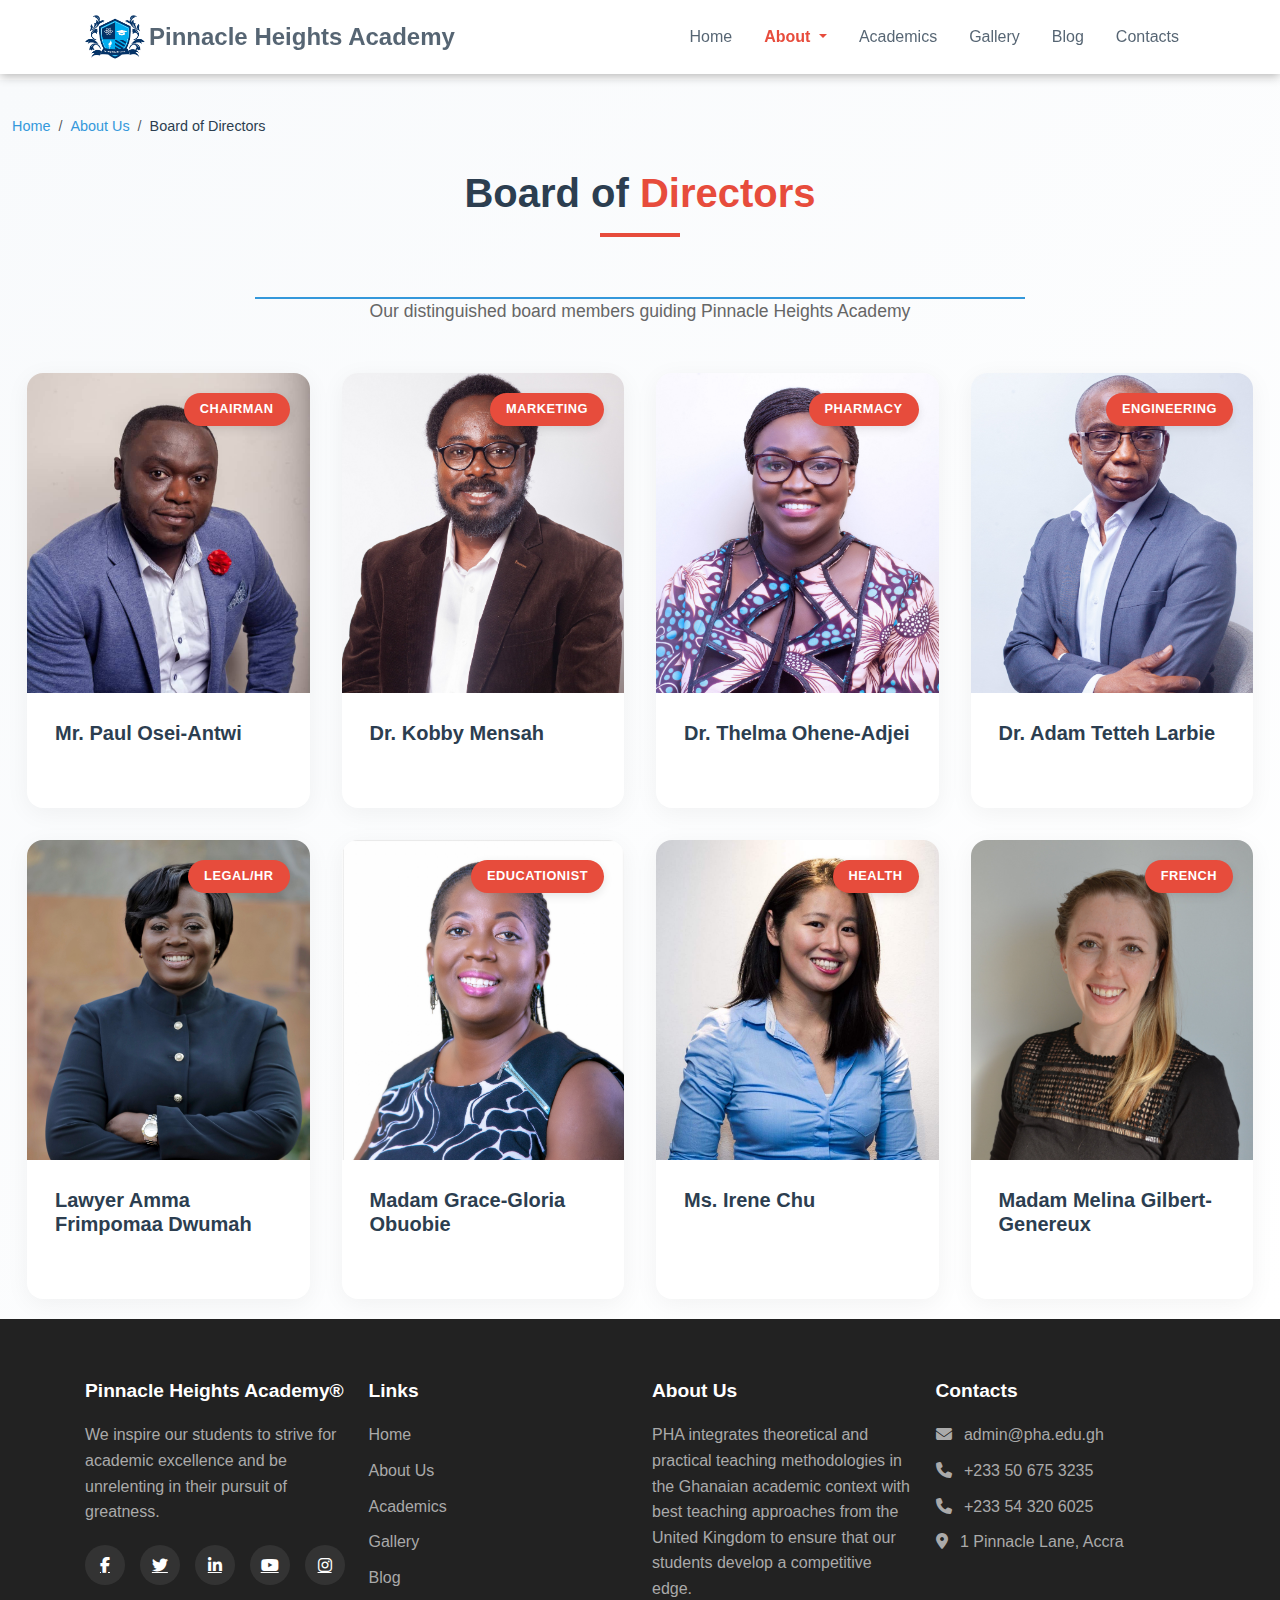
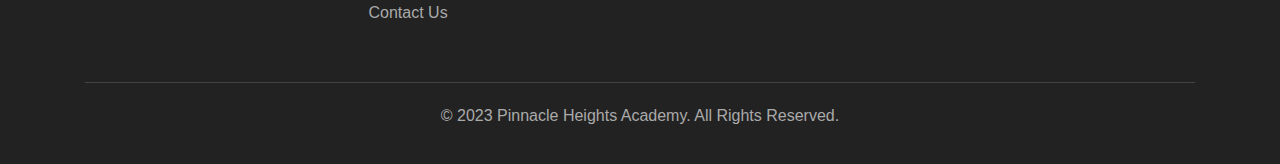
<file: pages/about-bod.html>
<!DOCTYPE html>
<html lang="en">
  <head>
    <meta charset="UTF-8" />
    <meta name="viewport" content="width=device-width, initial-scale=1.0" />
    <title>About | Pinnacle Heights Academy</title>

    <!-- Favicon Configuration for All Devices -->
    <!-- Standard favicon (all browsers) -->
    <link rel="icon" href="../assets/images/logo.png" type="image/x-icon" />
    <link
      rel="icon"
      href="../assets/images/logo.png"
      type="image/png"
      sizes="16x16"
    />
    <link
      rel="icon"
      href="../assets/images/logo.png"
      type="image/png"
      sizes="32x32"
    />

    <!-- Apple Touch Icon (iOS devices) -->
    <link rel="apple-touch-icon" href="../assets/images/logo.png" />

    <!-- Android/Chrome -->
    <link rel="icon" sizes="192x192" href="../assets/images/logo.png" />
    <link rel="icon" sizes="512x512" href="../assets/images/logo.png" />

    <!-- Safari Pinned Tab -->
    <link rel="mask-icon" href="../assets/images/logo.png" color="#2c3e50" />

    <!-- Microsoft Tiles -->
    <meta name="msapplication-TileImage" content="../assets/images/logo.png" />
    <meta name="msapplication-TileColor" content="#2c3e50" />

    <!-- Cache Buster (change v=1 when updating favicon) -->
    <meta name="theme-color" content="#2c3e50" />

    <!-- Bootstrap CSS -->
    <link
      href="https://cdn.jsdelivr.net/npm/bootstrap@5.3.0/dist/css/bootstrap.min.css"
      rel="stylesheet"
    />
    <!-- Font Awesome -->
    <link
      rel="stylesheet"
      href="https://cdnjs.cloudflare.com/ajax/libs/font-awesome/6.4.0/css/all.min.css"
    />
    <!-- Main CSS -->
    <link rel="stylesheet" href="../assets/styles/main.css" />
    <!-- About CSS -->
    <link rel="stylesheet" href="../assets/styles/about.css" />
    <script
      src="https://cdn.jsdelivr.net/npm/bootstrap@5.3.0/dist/js/bootstrap.bundle.min.js"
      defer
    ></script>
    <!-- Main JS -->
    <script src="../assets/js/main.js" defer></script>
    <!-- About JS -->
    <script src="../assets/js/about.js" defer></script>
    <!-- Bootstrap JS Bundle with Popper -->
  </head>

  <body>
    <!-- Navigation Bar -->
    <nav class="navbar navbar-expand-lg navbar-dark fixed-top">
      <div class="container">
        <a class="navbar-brand-logo me-auto" href="#">
          <img
            src="../assets/images/logo.png"
            class="me-1"
            alt="School Logo"
            width="60"
          />
          <span>Pinnacle Heights Academy</span>
        </a>
        <button
          class="navbar-toggler ms-auto"
          type="button"
          data-bs-toggle="collapse"
          data-bs-target="#navbarNav"
          aria-controls="navbarNav"
          aria-expanded="false"
          aria-label="Toggle navigation"
        >
          <span class="navbar-toggler-icon"></span>
        </button>
        <div class="collapse navbar-collapse flex-grow-0" id="navbarNav">
          <ul class="navbar-nav">
            <li class="nav-item">
              <a class="nav-link" href="../index.html">Home</a>
            </li>
            <li class="nav-item dropdown">
              <a
                class="nav-link dropdown-toggle active"
                href="#"
                id="aboutDropdown"
                role="button"
                data-bs-toggle="dropdown"
                aria-expanded="false"
              >
                About
              </a>
              <ul class="dropdown-menu" aria-labelledby="aboutDropdown">
                <li>
                  <a class="dropdown-item" href="./about-pha.html">About PHA</a>
                </li>
                <li>
                  <a class="dropdown-item active" href="#"
                    >Board of Directors</a
                  >
                </li>
                <li>
                  <a class="dropdown-item" href="./about-management.html"
                    >Management Team</a
                  >
                </li>
                <li>
                  <a class="dropdown-item" href="./about-teaching-staff.html"
                    >Teaching Staff</a
                  >
                </li>
                <li>
                  <a class="dropdown-item" href="./events.html">Events</a>
                </li>
              </ul>
            </li>
            <li class="nav-item">
              <a class="nav-link" href="./academics.html">Academics</a>
            </li>
            <li class="nav-item">
              <a class="nav-link" href="./gallery.html">Gallery</a>
            </li>
            <li class="nav-item">
              <a class="nav-link" href="./blog.html">Blog</a>
            </li>
            <li class="nav-item">
              <a class="nav-link" href="./contact.html">Contacts</a>
            </li>
          </ul>
        </div>
      </div>
    </nav>

    <!-- Board of Directors Section -->
    <section class="directors-section">
      <div class="container-fluid">
        <!-- Breadcrumb Navigation -->
        <nav aria-label="breadcrumb">
          <ol class="breadcrumb">
            <li class="breadcrumb-item"><a href="../index.html">Home</a></li>
            <li class="breadcrumb-item"><a href="#">About Us</a></li>
            <li class="breadcrumb-item active" aria-current="page">
              Board of Directors
            </li>
          </ol>
        </nav>

        <div class="section-header text-center mb-5">
          <h1 class="section-main-title">Board of <span>Directors</span></h1>
          <div class="section-divider"></div>
          <p class="section-subtitle">
            Our distinguished board members guiding Pinnacle Heights Academy
          </p>
        </div>

        <!-- Board Members Grid -->
        <div class="directors-grid">
          <!-- Member 1 - Paul Osei-Antwi -->
          <div
            class="director-card"
            data-bs-toggle="modal"
            data-bs-target="#directorModal1"
          >
            <div class="director-image">
              <img
                src="../assets/images/founder.jpg"
                alt="Mr. Paul Osei-Antwi"
              />
              <div class="director-badge">Chairman</div>
            </div>
            <div class="director-info">
              <h3 class="director-name">Mr. Paul Osei-Antwi</h3>
              <div class="director-cta">View Profile</div>
            </div>
          </div>

          <!-- Member 2 - Dr. Kobby Mensah -->
          <div
            class="director-card"
            data-bs-toggle="modal"
            data-bs-target="#directorModal2"
          >
            <div class="director-image">
              <img
                src="../assets/images/directors/kobby-mensah.jpg"
                alt="Dr. Kobby Mensah"
              />
              <div class="director-badge">Marketing</div>
            </div>
            <div class="director-info">
              <h3 class="director-name">Dr. Kobby Mensah</h3>
              <div class="director-cta">View Profile</div>
            </div>
          </div>

          <!-- Member 3 - Dr. Thelma Ohene-Adjei -->
          <div
            class="director-card"
            data-bs-toggle="modal"
            data-bs-target="#directorModal3"
          >
            <div class="director-image">
              <img
                src="../assets/images/directors/thelma-ohene.jpg"
                alt="Dr. Thelma Ohene-Adjei"
              />
              <div class="director-badge">Pharmacy</div>
            </div>
            <div class="director-info">
              <h3 class="director-name">Dr. Thelma Ohene-Adjei</h3>
              <div class="director-cta">View Profile</div>
            </div>
          </div>

          <!-- Member 4 - Dr. Adam Tetteh Larbie -->
          <div
            class="director-card"
            data-bs-toggle="modal"
            data-bs-target="#directorModal4"
          >
            <div class="director-image">
              <img
                src="../assets/images/directors/adam-tetteh.jpg"
                alt="Dr. Adam Tetteh Larbie"
              />
              <div class="director-badge">Engineering</div>
            </div>
            <div class="director-info">
              <h3 class="director-name">Dr. Adam Tetteh Larbie</h3>
              <div class="director-cta">View Profile</div>
            </div>
          </div>

          <!-- Member 5 - Lawyer Amma Frimpomaa Dwumah -->
          <div
            class="director-card"
            data-bs-toggle="modal"
            data-bs-target="#directorModal5"
          >
            <div class="director-image">
              <img
                src="../assets/images/directors/amma-frimpomaa.jpg"
                alt="Lawyer Amma Frimpomaa Dwumah"
              />
              <div class="director-badge">Legal/HR</div>
            </div>
            <div class="director-info">
              <h3 class="director-name">Lawyer Amma Frimpomaa Dwumah</h3>
              <div class="director-cta">View Profile</div>
            </div>
          </div>

          <!-- Member 6 - Madam Grace-Gloria Obuobie -->
          <div
            class="director-card"
            data-bs-toggle="modal"
            data-bs-target="#directorModal6"
          >
            <div class="director-image">
              <img
                src="../assets/images/directors/grace-gloria.jpg"
                alt="Madam Grace-Gloria Obuobie"
              />
              <div class="director-badge">Educationist</div>
            </div>
            <div class="director-info">
              <h3 class="director-name">Madam Grace-Gloria Obuobie</h3>
              <div class="director-cta">View Profile</div>
            </div>
          </div>

          <!-- Member 7 - Ms. Irene Chu -->
          <div
            class="director-card"
            data-bs-toggle="modal"
            data-bs-target="#directorModal7"
          >
            <div class="director-image">
              <img
                src="../assets/images/directors/irene-chu.jpg"
                alt="Ms. Irene Chu"
              />
              <div class="director-badge">Health</div>
            </div>
            <div class="director-info">
              <h3 class="director-name">Ms. Irene Chu</h3>
              <div class="director-cta">View Profile</div>
            </div>
          </div>

          <!-- Member 8 - Madam Melina Gilbert-Genereux -->
          <div
            class="director-card"
            data-bs-toggle="modal"
            data-bs-target="#directorModal8"
          >
            <div class="director-image">
              <img
                src="../assets/images/directors/melina-gilbert.jpg"
                alt="Madam Melina Gilbert-Genereux"
              />
              <div class="director-badge">French</div>
            </div>
            <div class="director-info">
              <h3 class="director-name">Madam Melina Gilbert-Genereux</h3>
              <div class="director-cta">View Profile</div>
            </div>
          </div>
        </div>
      </div>

      <!-- Modal for Mr. Paul Osei-Antwi -->
      <div
        class="modal fade"
        id="directorModal1"
        tabindex="-1"
        aria-hidden="true"
      >
        <div class="modal-dialog modal-dialog-centered modal-lg">
          <div class="modal-content">
            <button
              type="button"
              class="btn-close"
              data-bs-dismiss="modal"
              aria-label="Close"
            >
              <svg
                width="24"
                height="24"
                viewBox="0 0 24 24"
                fill="none"
                xmlns="http://www.w3.org/2000/svg"
              >
                <path
                  d="M18 6L6 18M6 6L18 18"
                  stroke="currentColor"
                  stroke-width="2"
                  stroke-linecap="round"
                />
              </svg>
            </button>
            <div class="modal-body">
              <div class="row g-4">
                <div class="col-md-5">
                  <div class="modal-image">
                    <img
                      src="../assets/images/directors/paul-osei-antwi.jpg"
                      alt="Dr. Kobby Mensah"
                    />
                  </div>
                </div>
                <div class="col-md-7">
                  <div class="modal-info">
                    <h2 class="modal-name">Mr. Paul Osei-Antwi</h2>
                    <div class="modal-bio">
                      <p>
                        Dr. Kobby Mensah is a senior Lecturer at the Department
                        of Marketing and Entrepreneurship, University of Ghana
                        Business School (UGBS). He teaches Tourism Marketing,
                        Political Marketing, Relationship Marketing, Financial
                        Services Marketing and many other related areas.
                      </p>
                      <p>
                        Dr. Mensah has served as the Coordinator for the
                        Marketing and Communications Unit of UGBS for the past
                        four years with the responsibility of managing and
                        maintaining a strong UGBS brand.
                      </p>
                      <p>
                        As a board member, Dr. Mensah will support the
                        technological and marketing drive at PHA. Dr. Mensah
                        will also support in the structuring and teaching
                        methodology at PHA.
                      </p>
                    </div>
                    <div class="modal-education">
                      <h4>Education & Credentials</h4>
                      <ul>
                        <li>PhD in Journalism - University of Sheffield, UK</li>
                        <li>
                          MSc in International Marketing - Sheffield University,
                          UK
                        </li>
                        <li>Chartered Marketer (CMgr MCMI)</li>
                      </ul>
                    </div>
                    <div class="modal-responsibilities">
                      <h4>Board Responsibilities</h4>
                      <ul>
                        <li>Marketing strategy development</li>
                        <li>Technological innovation oversight</li>
                        <li>Teaching methodology consultation</li>
                        <li>Brand positioning guidance</li>
                      </ul>
                    </div>
                  </div>
                </div>
              </div>
            </div>
          </div>
        </div>
      </div>
      <!-- Modal for Dr. Kobby Mensah -->
      <div
        class="modal fade"
        id="directorModal2"
        tabindex="-1"
        aria-hidden="true"
      >
        <div class="modal-dialog modal-dialog-centered modal-lg">
          <div class="modal-content">
            <button
              type="button"
              class="btn-close"
              data-bs-dismiss="modal"
              aria-label="Close"
            >
              <svg
                width="24"
                height="24"
                viewBox="0 0 24 24"
                fill="none"
                xmlns="http://www.w3.org/2000/svg"
              >
                <path
                  d="M18 6L6 18M6 6L18 18"
                  stroke="currentColor"
                  stroke-width="2"
                  stroke-linecap="round"
                />
              </svg>
            </button>
            <div class="modal-body">
              <div class="row g-4">
                <div class="col-md-5">
                  <div class="modal-image">
                    <img
                      src="../assets/images/directors/kobby-mensah.jpg"
                      alt="Dr. Kobby Mensah"
                    />
                    <div class="modal-badge">Marketing & Academia</div>
                  </div>
                </div>
                <div class="col-md-7">
                  <div class="modal-info">
                    <h2 class="modal-name">Dr. Kobby Mensah</h2>
                    <div class="modal-bio">
                      <p>
                        Dr. Kobby Mensah is a senior Lecturer at the Department
                        of Marketing and Entrepreneurship, University of Ghana
                        Business School (UGBS). He teaches Tourism Marketing,
                        Political Marketing, Relationship Marketing, Financial
                        Services Marketing and many other related areas.
                      </p>
                      <p>
                        Dr. Mensah has served as the Coordinator for the
                        Marketing and Communications Unit of UGBS for the past
                        four years with the responsibility of managing and
                        maintaining a strong UGBS brand.
                      </p>
                      <p>
                        As a board member, Dr. Mensah will support the
                        technological and marketing drive at PHA. Dr. Mensah
                        will also support in the structuring and teaching
                        methodology at PHA.
                      </p>
                    </div>
                    <div class="modal-education">
                      <h4>Education & Credentials</h4>
                      <ul>
                        <li>PhD in Journalism - University of Sheffield, UK</li>
                        <li>
                          MSc in International Marketing - Sheffield University,
                          UK
                        </li>
                        <li>Chartered Marketer (CMgr MCMI)</li>
                      </ul>
                    </div>
                    <div class="modal-responsibilities">
                      <h4>Board Responsibilities</h4>
                      <ul>
                        <li>Marketing strategy development</li>
                        <li>Technological innovation oversight</li>
                        <li>Teaching methodology consultation</li>
                        <li>Brand positioning guidance</li>
                      </ul>
                    </div>
                  </div>
                </div>
              </div>
            </div>
          </div>
        </div>
      </div>
      <!-- Modal for Dr. Thelma Ohene-Adjei -->
      <div
        class="modal fade"
        id="directorModal3"
        tabindex="-1"
        aria-hidden="true"
      >
        <div class="modal-dialog modal-dialog-centered modal-lg">
          <div class="modal-content">
            <button
              type="button"
              class="btn-close"
              data-bs-dismiss="modal"
              aria-label="Close"
            >
              <svg
                width="24"
                height="24"
                viewBox="0 0 24 24"
                fill="none"
                xmlns="http://www.w3.org/2000/svg"
              >
                <path
                  d="M18 6L6 18M6 6L18 18"
                  stroke="currentColor"
                  stroke-width="2"
                  stroke-linecap="round"
                />
              </svg>
            </button>
            <div class="modal-body">
              <div class="row g-4">
                <div class="col-md-5">
                  <div class="modal-image">
                    <img
                      src="../assets/images/directors/thelma-ohene.jpg"
                      alt="Dr. Thelma Ohene-Adjei"
                    />
                    <div class="modal-badge">Pharmacology Expert</div>
                  </div>
                </div>
                <div class="col-md-7">
                  <div class="modal-info">
                    <h2 class="modal-name">Dr. Thelma Ohene-Adjei</h2>
                    <div class="modal-bio">
                      <p>
                        Dr. Thelma Ama Opoku-Agyeman is a lecturer at the
                        Department of Pharmacy Practice and Clinical Pharmacy at
                        the University of Ghana. Dr. Opoku-Agyeman earned her
                        Doctorate degree in Pharmacology from the University of
                        Cambridge, UK in 2015.
                      </p>
                      <p>
                        Mrs. Opoku-Agyeman's passion for higher education has
                        prompted her to take on many challenging roles in
                        academics, including not limited to: Teaching Assistant,
                        Clinical Pharmacist, Demonstrator in Psychology,
                        Biochemistry and Pharmacology.
                      </p>
                      <p>
                        In terms of advocacy and community development, Dr.
                        Opoku-Agyeman remains a passionate proponent of women's
                        rights and is a key contributor to the Peperdem
                        Ministries, a pro-women's movement. Her intellect,
                        advocacy work and passion for education will support PHA
                        to empower our students to approach social issues with a
                        progressive mindset.
                      </p>
                    </div>
                    <div class="modal-education">
                      <h4>Education & Credentials</h4>
                      <ul>
                        <li>
                          PhD in Pharmacology - University of Cambridge, UK
                        </li>
                        <li>MSc in Clinical Pharmacy - University of Ghana</li>
                        <li>
                          Bachelor of Pharmacy - Kwame Nkrumah University of
                          Science and Technology
                        </li>
                      </ul>
                    </div>
                    <div class="modal-responsibilities">
                      <h4>Board Responsibilities</h4>
                      <ul>
                        <li>Student empowerment and mentorship</li>
                        <li>Progressive education initiatives</li>
                        <li>Women's advocacy programs</li>
                        <li>Community development guidance</li>
                      </ul>
                    </div>
                  </div>
                </div>
              </div>
            </div>
          </div>
        </div>
      </div>
      <!-- Modal for Dr. Adam Tetteh Larbie -->
      <div
        class="modal fade"
        id="directorModal4"
        tabindex="-1"
        aria-hidden="true"
      >
        <div class="modal-dialog modal-dialog-centered modal-lg">
          <div class="modal-content">
            <button
              type="button"
              class="btn-close"
              data-bs-dismiss="modal"
              aria-label="Close"
            >
              <svg
                width="24"
                height="24"
                viewBox="0 0 24 24"
                fill="none"
                xmlns="http://www.w3.org/2000/svg"
              >
                <path
                  d="M18 6L6 18M6 6L18 18"
                  stroke="currentColor"
                  stroke-width="2"
                  stroke-linecap="round"
                />
              </svg>
            </button>
            <div class="modal-body">
              <div class="row g-4">
                <div class="col-md-5">
                  <div class="modal-image">
                    <img
                      src="../assets/images/directors/adam-tetteh.jpg"
                      alt="Dr. Adam Tetteh Larbie"
                    />
                    <div class="modal-badge">Engineering Director</div>
                  </div>
                </div>
                <div class="col-md-7">
                  <div class="modal-info">
                    <h2 class="modal-name">Dr. Adam Tetteh Larbie</h2>
                    <div class="modal-bio">
                      <p>
                        Dr. Adam Tetteh Larbie is an Engineer with a PhD in
                        Mechanical Engineering from the Kwame Nkrumah University
                        of Science and Technology. He is actively associated
                        with the Institution of Engineers and the Chartered
                        Institute of Logistics and Transport.
                      </p>
                      <p>
                        With 25 years of experience in academia and industry,
                        Dr. Larbie has supervised industrial attachments for
                        students from various polytechnics and universities in
                        Ghana. He taught final-year courses in Transportation
                        and Automobile Engineering from 2012 to 2014.
                      </p>
                      <p>
                        His extensive background in undergraduate and
                        post-graduate research, development activities, and
                        academic administration brings valuable technical
                        expertise and institutional knowledge to PHA's board.
                      </p>
                    </div>
                    <div class="modal-education">
                      <h4>Education & Credentials</h4>
                      <ul>
                        <li>PhD in Mechanical Engineering - KNUST, Ghana</li>
                        <li>MSc in Engineering Systems - KNUST, Ghana</li>
                        <li>BSc in Mechanical Engineering - KNUST, Ghana</li>
                        <li>Member, Institution of Engineers, Ghana</li>
                        <li>
                          Member, Chartered Institute of Logistics and Transport
                        </li>
                      </ul>
                    </div>
                    <div class="modal-responsibilities">
                      <h4>Board Responsibilities</h4>
                      <ul>
                        <li>STEM education strategy</li>
                        <li>Industry-academic partnerships</li>
                        <li>Technical curriculum development</li>
                        <li>Research program oversight</li>
                      </ul>
                    </div>
                  </div>
                </div>
              </div>
            </div>
          </div>
        </div>
      </div>
      <!-- Modal for Lawyer Amma Frimpomaa Dwumah -->
      <div
        class="modal fade"
        id="directorModal5"
        tabindex="-1"
        aria-hidden="true"
      >
        <div class="modal-dialog modal-dialog-centered modal-lg">
          <div class="modal-content">
            <button
              type="button"
              class="btn-close"
              data-bs-dismiss="modal"
              aria-label="Close"
            >
              <svg
                width="24"
                height="24"
                viewBox="0 0 24 24"
                fill="none"
                xmlns="http://www.w3.org/2000/svg"
              >
                <path
                  d="M18 6L6 18M6 6L18 18"
                  stroke="currentColor"
                  stroke-width="2"
                  stroke-linecap="round"
                />
              </svg>
            </button>
            <div class="modal-body">
              <div class="row g-4">
                <div class="col-md-5">
                  <div class="modal-image">
                    <img
                      src="../assets/images/directors/amma-frimpomaa.jpg"
                      alt="Lawyer Amma Frimpomaa Dwumah"
                    />
                    <div class="modal-badge">Legal & HR Director</div>
                  </div>
                </div>
                <div class="col-md-7">
                  <div class="modal-info">
                    <h2 class="modal-name">Lawyer Amma Frimpomaa Dwumah</h2>
                    <div class="modal-bio">
                      <p>
                        Lawyer Amma Frimpomaa Dwumah is a distinguished legal
                        professional and member of the Ghana Bar Association,
                        with additional qualifications in English (University of
                        Ghana) and a Master's degree in Human Resources from the
                        University of Cape Coast. She currently serves as the
                        Managing Director at SIC Savings and Loans.
                      </p>
                      <p>
                        Beginning her career as an educator, Ms. Dwumah
                        graduated from St. Louis Training College and taught
                        English and English Literature at OLA Girls Senior High
                        School. This unique combination of legal, HR, and
                        educational experience gives her valuable perspective on
                        institutional management.
                      </p>
                      <p>
                        At PHA, Ms. Dwumah will ensure the academy maintains
                        modern human resources practices while providing
                        essential legal counsel. Her multifaceted background
                        bridges education, law, and corporate leadership.
                      </p>
                    </div>
                    <div class="modal-education">
                      <h4>Education & Credentials</h4>
                      <ul>
                        <li>
                          Professional Law Certificate - Ghana School of Law
                        </li>
                        <li>MA Human Resources - University of Cape Coast</li>
                        <li>BA English - University of Ghana</li>
                        <li>
                          Teacher's Certificate - St. Louis Training College
                        </li>
                        <li>Member, Ghana Bar Association</li>
                      </ul>
                    </div>
                    <div class="modal-responsibilities">
                      <h4>Board Responsibilities</h4>
                      <ul>
                        <li>Legal compliance oversight</li>
                        <li>HR policy modernization</li>
                        <li>Corporate governance guidance</li>
                        <li>Education-law interface</li>
                        <li>Institutional risk management</li>
                      </ul>
                    </div>
                  </div>
                </div>
              </div>
            </div>
          </div>
        </div>
      </div>
      <!-- Modal for Madam Grace-Gloria Obuobie -->
      <div
        class="modal fade"
        id="directorModal6"
        tabindex="-1"
        aria-hidden="true"
      >
        <div class="modal-dialog modal-dialog-centered modal-lg">
          <div class="modal-content">
            <button
              type="button"
              class="btn-close"
              data-bs-dismiss="modal"
              aria-label="Close"
            >
              <svg
                width="24"
                height="24"
                viewBox="0 0 24 24"
                fill="none"
                xmlns="http://www.w3.org/2000/svg"
              >
                <path
                  d="M18 6L6 18M6 6L18 18"
                  stroke="currentColor"
                  stroke-width="2"
                  stroke-linecap="round"
                />
              </svg>
            </button>
            <div class="modal-body">
              <div class="row g-4">
                <div class="col-md-5">
                  <div class="modal-image">
                    <img
                      src="../assets/images/directors/grace-gloria.jpg"
                      alt="Madam Grace-Gloria Obuobie"
                    />
                    <div class="modal-badge">Education Specialist</div>
                  </div>
                </div>
                <div class="col-md-7">
                  <div class="modal-info">
                    <h2 class="modal-name">Madam Grace-Gloria Obuobie</h2>
                    <div class="modal-bio">
                      <p>
                        Madam Grace-Gloria Obuobie is an accomplished
                        educationist with the Ghana Education Service, bringing
                        extensive experience in the educational sector. Known
                        for her flexibility and proactive approach, she
                        consistently implements measures to ensure optimal
                        outcomes in all assigned tasks.
                      </p>
                      <p>
                        With deep understanding of workplace behavior and vast
                        knowledge in human resource management, Ms. Obuobie
                        excels in organizational development, time management,
                        and effective teamwork. She holds an MBA in Human
                        Resource Management from Methodist University College,
                        Ghana, and a BA from the University of Cape Coast.
                      </p>
                      <p>
                        At PHA, Ms. Obuobie will leverage her expertise to
                        support the recruitment of competent teaching staff and
                        enhance professional training programs, ensuring the
                        academy maintains the highest educational standards.
                      </p>
                    </div>
                    <div class="modal-education">
                      <h4>Education & Credentials</h4>
                      <ul>
                        <li>
                          MBA in Human Resource Management - Methodist
                          University College, Ghana
                        </li>
                        <li>BA - University of Cape Coast</li>
                        <li>Professional Educator - Ghana Education Service</li>
                      </ul>
                    </div>
                    <div class="modal-responsibilities">
                      <h4>Board Responsibilities</h4>
                      <ul>
                        <li>Teaching staff recruitment strategy</li>
                        <li>Professional development programs</li>
                        <li>Educational HR policy formulation</li>
                        <li>Workplace efficiency optimization</li>
                        <li>Staff performance evaluation systems</li>
                      </ul>
                    </div>
                  </div>
                </div>
              </div>
            </div>
          </div>
        </div>
      </div>
      <!-- Modal for Ms. Irene Chu -->
      <div
        class="modal fade"
        id="directorModal7"
        tabindex="-1"
        aria-hidden="true"
      >
        <div class="modal-dialog modal-dialog-centered modal-lg">
          <div class="modal-content">
            <button
              type="button"
              class="btn-close"
              data-bs-dismiss="modal"
              aria-label="Close"
            >
              <svg
                width="24"
                height="24"
                viewBox="0 0 24 24"
                fill="none"
                xmlns="http://www.w3.org/2000/svg"
              >
                <path
                  d="M18 6L6 18M6 6L18 18"
                  stroke="currentColor"
                  stroke-width="2"
                  stroke-linecap="round"
                />
              </svg>
            </button>
            <div class="modal-body">
              <div class="row g-4">
                <div class="col-md-5">
                  <div class="modal-image">
                    <img
                      src="../assets/images/directors/irene-chu.jpg"
                      alt="Ms. Irene Chu"
                    />
                    <div class="modal-badge">Child Health Specialist</div>
                  </div>
                </div>
                <div class="col-md-7">
                  <div class="modal-info">
                    <h2 class="modal-name">Ms. Irene Chu</h2>
                    <div class="modal-bio">
                      <p>
                        Ms. Irene Chu is a Nurse Counselor specializing in
                        Chronic Disease Management for the Cree Board of Health
                        and Social Services in Quebec, Canada. Holding a
                        Master's Degree in Public Health (MPH) from the
                        University of Toronto, she brings extensive expertise in
                        pediatric healthcare and child welfare initiatives.
                      </p>
                      <p>
                        Known for her dedication to child safety, Ms. Chu
                        spearheaded a public health project that distributed
                        over 350 All-Terrain Vehicle (ATV) helmets to children.
                        Her research background includes work with the Montreal
                        Neurological Institute under Dr. Andrea M. Laizner and
                        the Lung Cancer Navigation Center at McGill University
                        Hospital Center.
                      </p>
                      <p>
                        At Pinnacle Heights Academy, Ms. Chu will champion
                        student health and safety programs, ensuring our
                        institution maintains the highest standards of child
                        welfare and preventive healthcare practices.
                      </p>
                    </div>
                    <div class="modal-education">
                      <h4>Education & Credentials</h4>
                      <ul>
                        <li>
                          Master of Public Health (MPH) - University of Toronto
                        </li>
                        <li>Bachelor of Nursing - [University Name]</li>
                        <li>Certified Pediatric Healthcare Provider</li>
                        <li>Chronic Disease Management Certification</li>
                      </ul>
                    </div>
                    <div class="modal-responsibilities">
                      <h4>Board Responsibilities</h4>
                      <ul>
                        <li>Student health and safety oversight</li>
                        <li>School health policy development</li>
                        <li>Preventive healthcare programs</li>
                        <li>Crisis health management</li>
                        <li>Child welfare advocacy</li>
                      </ul>
                    </div>
                  </div>
                </div>
              </div>
            </div>
          </div>
        </div>
      </div>

      <!-- Modal for Madam Melina Gilbert-Genereux -->
      <div
        class="modal fade"
        id="directorModal8"
        tabindex="-1"
        aria-hidden="true"
      >
        <div class="modal-dialog modal-dialog-centered modal-lg">
          <div class="modal-content">
            <button
              type="button"
              class="btn-close"
              data-bs-dismiss="modal"
              aria-label="Close"
            >
              <svg
                width="24"
                height="24"
                viewBox="0 0 24 24"
                fill="none"
                xmlns="http://www.w3.org/2000/svg"
              >
                <path
                  d="M18 6L6 18M6 6L18 18"
                  stroke="currentColor"
                  stroke-width="2"
                  stroke-linecap="round"
                />
              </svg>
            </button>
            <div class="modal-body">
              <div class="row g-4">
                <div class="col-md-5">
                  <div class="modal-image">
                    <img
                      src="../assets/images/directors/melina-gilbert.jpg"
                      alt="Ms. Irene Chu"
                    />
                    <div class="modal-badge">French Education Expert</div>
                  </div>
                </div>
                <div class="col-md-7">
                  <div class="modal-info">
                    <h2 class="modal-name">Madam Melina Gilbert-Genereux</h2>
                    <div class="modal-bio">
                      <p>
                        Madam Melina Gilbert-Genereux is a certified
                        French-Mathematics teacher from the University of Quebec
                        with extensive international teaching experience. She
                        has taught mathematics at Asimauttaq School in
                        Kuujjuarapik and Segunda Suerte, Ecole l'Envole in
                        Joliette, and currently teaches French as a second
                        language to new immigrants at Ecole de francization in
                        Quebec, Canada.
                      </p>
                      <p>
                        Her global humanitarian work includes volunteering with
                        Orphan Resources International (ORI) in Guatemala (2011)
                        to improve children's living conditions, and serving on
                        the Regional Committee of Education for the
                        International Development of Lanaudière, Togo (2016),
                        where she implemented sanitation improvements in Kusuntu
                        village.
                      </p>
                      <p>
                        At PHA, Madam Gilbert-Genereux will lead the development
                        of our French curriculum and provide specialized support
                        to both students and teachers advancing their French
                        fluency, while bringing global educational perspectives
                        to our programs.
                      </p>
                    </div>
                    <div class="modal-education">
                      <h4>Education & Credentials</h4>
                      <ul>
                        <li>
                          French-Mathematics Teaching Certification - University
                          of Quebec
                        </li>
                        <li>Certificate in Second Language Instruction</li>
                        <li>International Development Training</li>
                      </ul>
                    </div>
                    <div class="modal-responsibilities">
                      <h4>Board Responsibilities</h4>
                      <ul>
                        <li>French curriculum development</li>
                        <li>Language immersion program oversight</li>
                        <li>International educational partnerships</li>
                        <li>Teacher training in language instruction</li>
                        <li>Cross-cultural education initiatives</li>
                      </ul>
                    </div>
                  </div>
                </div>
              </div>
            </div>
          </div>
        </div>
      </div>
    </section>

    <!-- Footer -->
    <footer class="footer">
      <div class="container">
        <div class="row">
          <div class="col-lg-3 col-md-6 mb-4 mb-lg-0">
            <h3 class="footer-title">Pinnacle Heights Academy®</h3>
            <p>
              We inspire our students to strive for academic excellence and be
              unrelenting in their pursuit of greatness.
            </p>
            <div class="social-links">
              <a
                href="https://web.facebook.com/people/Pinnacle-Heights-Academy/100057217218964/"
                target="_blank"
                class="social-link"
                ><i class="fab fa-facebook-f"></i
              ></a>
              <a href="#" class="social-link"><i class="fab fa-twitter"></i></a>
              <a href="#" class="social-link"
                ><i class="fab fa-linkedin-in"></i
              ></a>
              <a href="#" class="social-link"><i class="fab fa-youtube"></i></a>
              <a
                href="https://www.instagram.com/pinnacleheightsacademy/"
                target="_blank"
                class="social-link"
                ><i class="fab fa-instagram"></i
              ></a>
            </div>
          </div>
          <div class="col-lg-3 col-md-6 mb-4 mb-lg-0">
            <h3 class="footer-title">Links</h3>
            <ul class="footer-links">
              <li><a href="../index.html">Home</a></li>
              <li><a href="#">About Us</a></li>
              <li><a href="./academics.html">Academics</a></li>
              <li><a href="./gallery.html">Gallery</a></li>
              <li><a href="./blog.html">Blog</a></li>
              <li><a href="./contact.html">Contact Us</a></li>
            </ul>
          </div>
          <div class="col-lg-3 col-md-6 mb-4 mb-lg-0">
            <h3 class="footer-title">About Us</h3>
            <p>
              PHA integrates theoretical and practical teaching methodologies in
              the Ghanaian academic context with best teaching approaches from
              the United Kingdom to ensure that our students develop a
              competitive edge.
            </p>
          </div>
          <div class="col-lg-3 col-md-6">
            <h3 class="footer-title">Contacts</h3>
            <ul class="footer-links">
              <li>
                <i class="fas fa-envelope me-2"></i>
                <a href="mailto:admin@pha.edu.gh">admin@pha.edu.gh</a>
              </li>
              <li>
                <i class="fas fa-phone me-2"></i>
                <a href="tel:+233506753235">+233 50 675 3235</a>
              </li>
              <li>
                <i class="fas fa-phone me-2"></i>
                <a href="tel:+233543206025">+233 54 320 6025</a>
              </li>
              <li>
                <i class="fas fa-map-marker-alt me-2"></i>
                <a
                  href="https://maps.app.goo.gl/7eamoqUVCuYpodAE6"
                  target="_blank"
                  rel="noopener noreferrer"
                >
                  1 Pinnacle Lane, Accra
                </a>
              </li>
            </ul>
          </div>
        </div>
        <div class="copyright">
          <p>&copy; 2023 Pinnacle Heights Academy. All Rights Reserved.</p>
        </div>
      </div>
    </footer>
  </body>
</html>
</file>
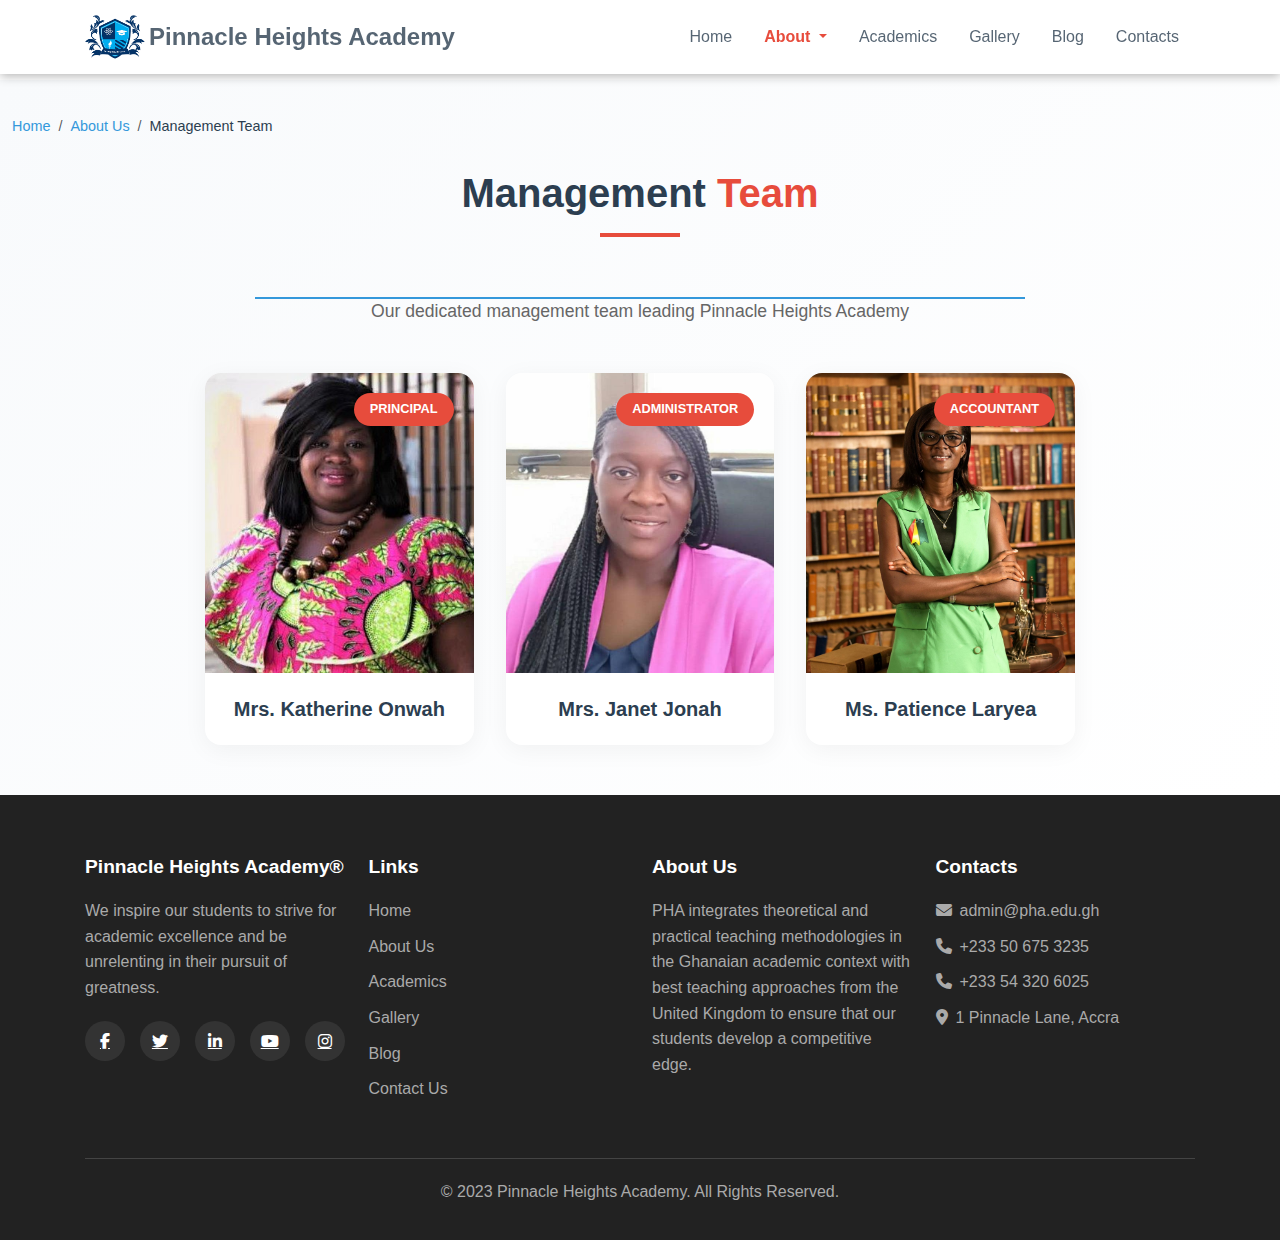
<file: pages/about-management.html>
<!DOCTYPE html>
<html lang="en">
  <head>
    <meta charset="UTF-8" />
    <meta name="viewport" content="width=device-width, initial-scale=1.0" />
    <title>About | Pinnacle Heights Academy</title>

    <!-- Favicon Configuration for All Devices -->
    <!-- Standard favicon (all browsers) -->
    <link rel="icon" href="../assets/images/logo.png" type="image/x-icon" />
    <link
      rel="icon"
      href="../assets/images/logo.png"
      type="image/png"
      sizes="16x16"
    />
    <link
      rel="icon"
      href="../assets/images/logo.png"
      type="image/png"
      sizes="32x32"
    />

    <!-- Apple Touch Icon (iOS devices) -->
    <link rel="apple-touch-icon" href="../assets/images/logo.png" />

    <!-- Android/Chrome -->
    <link rel="icon" sizes="192x192" href="../assets/images/logo.png" />
    <link rel="icon" sizes="512x512" href="../assets/images/logo.png" />

    <!-- Safari Pinned Tab -->
    <link rel="mask-icon" href="../assets/images/logo.png" color="#2c3e50" />

    <!-- Microsoft Tiles -->
    <meta name="msapplication-TileImage" content="../assets/images/logo.png" />
    <meta name="msapplication-TileColor" content="#2c3e50" />

    <!-- Cache Buster (change v=1 when updating favicon) -->
    <meta name="theme-color" content="#2c3e50" />

    <!-- Bootstrap CSS -->
    <link
      href="https://cdn.jsdelivr.net/npm/bootstrap@5.3.0/dist/css/bootstrap.min.css"
      rel="stylesheet"
    />
    <!-- Font Awesome -->
    <link
      rel="stylesheet"
      href="https://cdnjs.cloudflare.com/ajax/libs/font-awesome/6.4.0/css/all.min.css"
    />
    <!-- Main CSS -->
    <link rel="stylesheet" href="../assets/styles/main.css" />
    <!-- About CSS -->
    <link rel="stylesheet" href="../assets/styles/about.css" />
    <script
      src="https://cdn.jsdelivr.net/npm/bootstrap@5.3.0/dist/js/bootstrap.bundle.min.js"
      defer
    ></script>
    <!-- Main JS -->
    <script src="../assets/js/main.js" defer></script>
    <!-- About JS -->
    <script src="../assets/js/about.js" defer></script>
    <!-- Bootstrap JS Bundle with Popper -->
  </head>
  <body>
    <!-- Navigation Bar (same as about-bod.html) -->
    <nav class="navbar navbar-expand-lg navbar-dark fixed-top">
      <div class="container">
        <a class="navbar-brand-logo me-auto" href="#">
          <img
            src="../assets/images/logo.png"
            class="me-1"
            alt="School Logo"
            width="60"
          />
          <span>Pinnacle Heights Academy</span>
        </a>
        <button
          class="navbar-toggler ms-auto"
          type="button"
          data-bs-toggle="collapse"
          data-bs-target="#navbarNav"
        >
          <span class="navbar-toggler-icon"></span>
        </button>
        <div class="collapse navbar-collapse flex-grow-0" id="navbarNav">
          <ul class="navbar-nav">
            <li class="nav-item">
              <a class="nav-link" href="../index.html">Home</a>
            </li>
            <li class="nav-item dropdown">
              <a
                class="nav-link dropdown-toggle active"
                href="#"
                id="aboutDropdown"
                data-bs-toggle="dropdown"
              >
                About
              </a>
              <ul class="dropdown-menu" aria-labelledby="aboutDropdown">
                <li>
                  <a class="dropdown-item" href="./about-pha.html">About PHA</a>
                </li>
                <li>
                  <a class="dropdown-item" href="./about-bod.html"
                    >Board of Directors</a
                  >
                </li>
                <li>
                  <a class="dropdown-item active" href="#">Management Team</a>
                </li>
                <li>
                  <a class="dropdown-item" href="./about-teaching-staff.html"
                    >Teaching Staff</a
                  >
                </li>
                <li>
                  <a class="dropdown-item" href="./events.html">Events</a>
                </li>
              </ul>
            </li>
            <li class="nav-item">
              <a class="nav-link" href="./academics.html">Academics</a>
            </li>
            <li class="nav-item">
              <a class="nav-link" href="./gallery.html">Gallery</a>
            </li>
            <li class="nav-item">
              <a class="nav-link" href="./blog.html">Blog</a>
            </li>
            <li class="nav-item">
              <a class="nav-link" href="./contact.html">Contacts</a>
            </li>
          </ul>
        </div>
      </div>
    </nav>

    <!-- Management Team Section -->
    <section class="management-section">
      <div class="container-fluid">
        <!-- Breadcrumb Navigation -->
        <nav aria-label="breadcrumb">
          <ol class="breadcrumb">
            <li class="breadcrumb-item"><a href="../index.html">Home</a></li>
            <li class="breadcrumb-item"><a href="#">About Us</a></li>
            <li class="breadcrumb-item active" aria-current="page">
              Management Team
            </li>
          </ol>
        </nav>

        <div class="section-header text-center mb-5">
          <h1 class="section-main-title">Management <span>Team</span></h1>
          <div class="section-divider"></div>
          <p class="section-subtitle">
            Our dedicated management team leading Pinnacle Heights Academy
          </p>
        </div>

        <!-- Management Team Grid - Centered -->
        <div class="management-grid mx-auto" style="max-width: 900px">
          <!-- Member 1 - Principal -->
          <div class="management-card">
            <div class="management-image">
              <img
                src="../assets/images/management/katherine-onwah.jpg"
                alt="Mrs. Katherine Onwah"
              />
              <div class="management-badge">Principal</div>
            </div>
            <div class="management-info">
              <h3 class="management-name">Mrs. Katherine Onwah</h3>
            </div>
          </div>

          <!-- Member 2 - Administrator -->
          <div class="management-card">
            <div class="management-image">
              <img
                src="../assets/images/management/janet-jonah.jpeg"
                alt="Mrs. Janet Jonah"
              />
              <div class="management-badge">Administrator</div>
            </div>
            <div class="management-info">
              <h3 class="management-name">Mrs. Janet Jonah</h3>
            </div>
          </div>

          <!-- Member 3 - Accountant -->
          <div class="management-card">
            <div class="management-image">
              <img
                src="../assets/images/management/patience-laryea.jpg"
                alt="Ms. Patience Laryea"
              />
              <div class="management-badge">Accountant</div>
            </div>
            <div class="management-info">
              <h3 class="management-name">Ms. Patience Laryea</h3>
            </div>
          </div>
        </div>
      </div>
    </section>

    <!-- Footer (same as about-bod.html) -->
    <footer class="footer">
      <div class="container">
        <div class="row">
          <div class="col-lg-3 col-md-6 mb-4 mb-lg-0">
            <h3 class="footer-title">Pinnacle Heights Academy®</h3>
            <p>
              We inspire our students to strive for academic excellence and be
              unrelenting in their pursuit of greatness.
            </p>
            <div class="social-links">
              <a
                href="https://web.facebook.com/people/Pinnacle-Heights-Academy/100057217218964/"
                target="_blank"
                class="social-link"
                ><i class="fab fa-facebook-f"></i
              ></a>
              <a href="#" class="social-link"><i class="fab fa-twitter"></i></a>
              <a href="#" class="social-link"
                ><i class="fab fa-linkedin-in"></i
              ></a>
              <a href="#" class="social-link"><i class="fab fa-youtube"></i></a>
              <a
                href="https://www.instagram.com/pinnacleheightsacademy/"
                target="_blank"
                class="social-link"
                ><i class="fab fa-instagram"></i
              ></a>
            </div>
          </div>
          <div class="col-lg-3 col-md-6 mb-4 mb-lg-0">
            <h3 class="footer-title">Links</h3>
            <ul class="footer-links">
              <li><a href="../index.html">Home</a></li>
              <li><a href="#">About Us</a></li>
              <li><a href="./academics.html">Academics</a></li>
              <li><a href="./gallery.html">Gallery</a></li>
              <li><a href="./blog.html">Blog</a></li>
              <li><a href="./contact.html">Contact Us</a></li>
            </ul>
          </div>
          <div class="col-lg-3 col-md-6 mb-4 mb-lg-0">
            <h3 class="footer-title">About Us</h3>
            <p>
              PHA integrates theoretical and practical teaching methodologies in
              the Ghanaian academic context with best teaching approaches from
              the United Kingdom to ensure that our students develop a
              competitive edge.
            </p>
          </div>
          <div class="col-lg-3 col-md-6">
            <h3 class="footer-title">Contacts</h3>
            <ul class="footer-links">
              <li>
                <i class="fas fa-envelope me-2"></i
                ><a href="mailto:admin@pha.edu.gh">admin@pha.edu.gh</a>
              </li>
              <li>
                <i class="fas fa-phone me-2"></i
                ><a href="tel:+233506753235">+233 50 675 3235</a>
              </li>
              <li>
                <i class="fas fa-phone me-2"></i
                ><a href="tel:+233543206025">+233 54 320 6025</a>
              </li>
              <li>
                <i class="fas fa-map-marker-alt me-2"></i
                ><a
                  href="https://maps.app.goo.gl/7eamoqUVCuYpodAE6"
                  target="_blank"
                  >1 Pinnacle Lane, Accra</a
                >
              </li>
            </ul>
          </div>
        </div>
        <div class="copyright">
          <p>&copy; 2023 Pinnacle Heights Academy. All Rights Reserved.</p>
        </div>
      </div>
    </footer>
  </body>
</html>
</file>
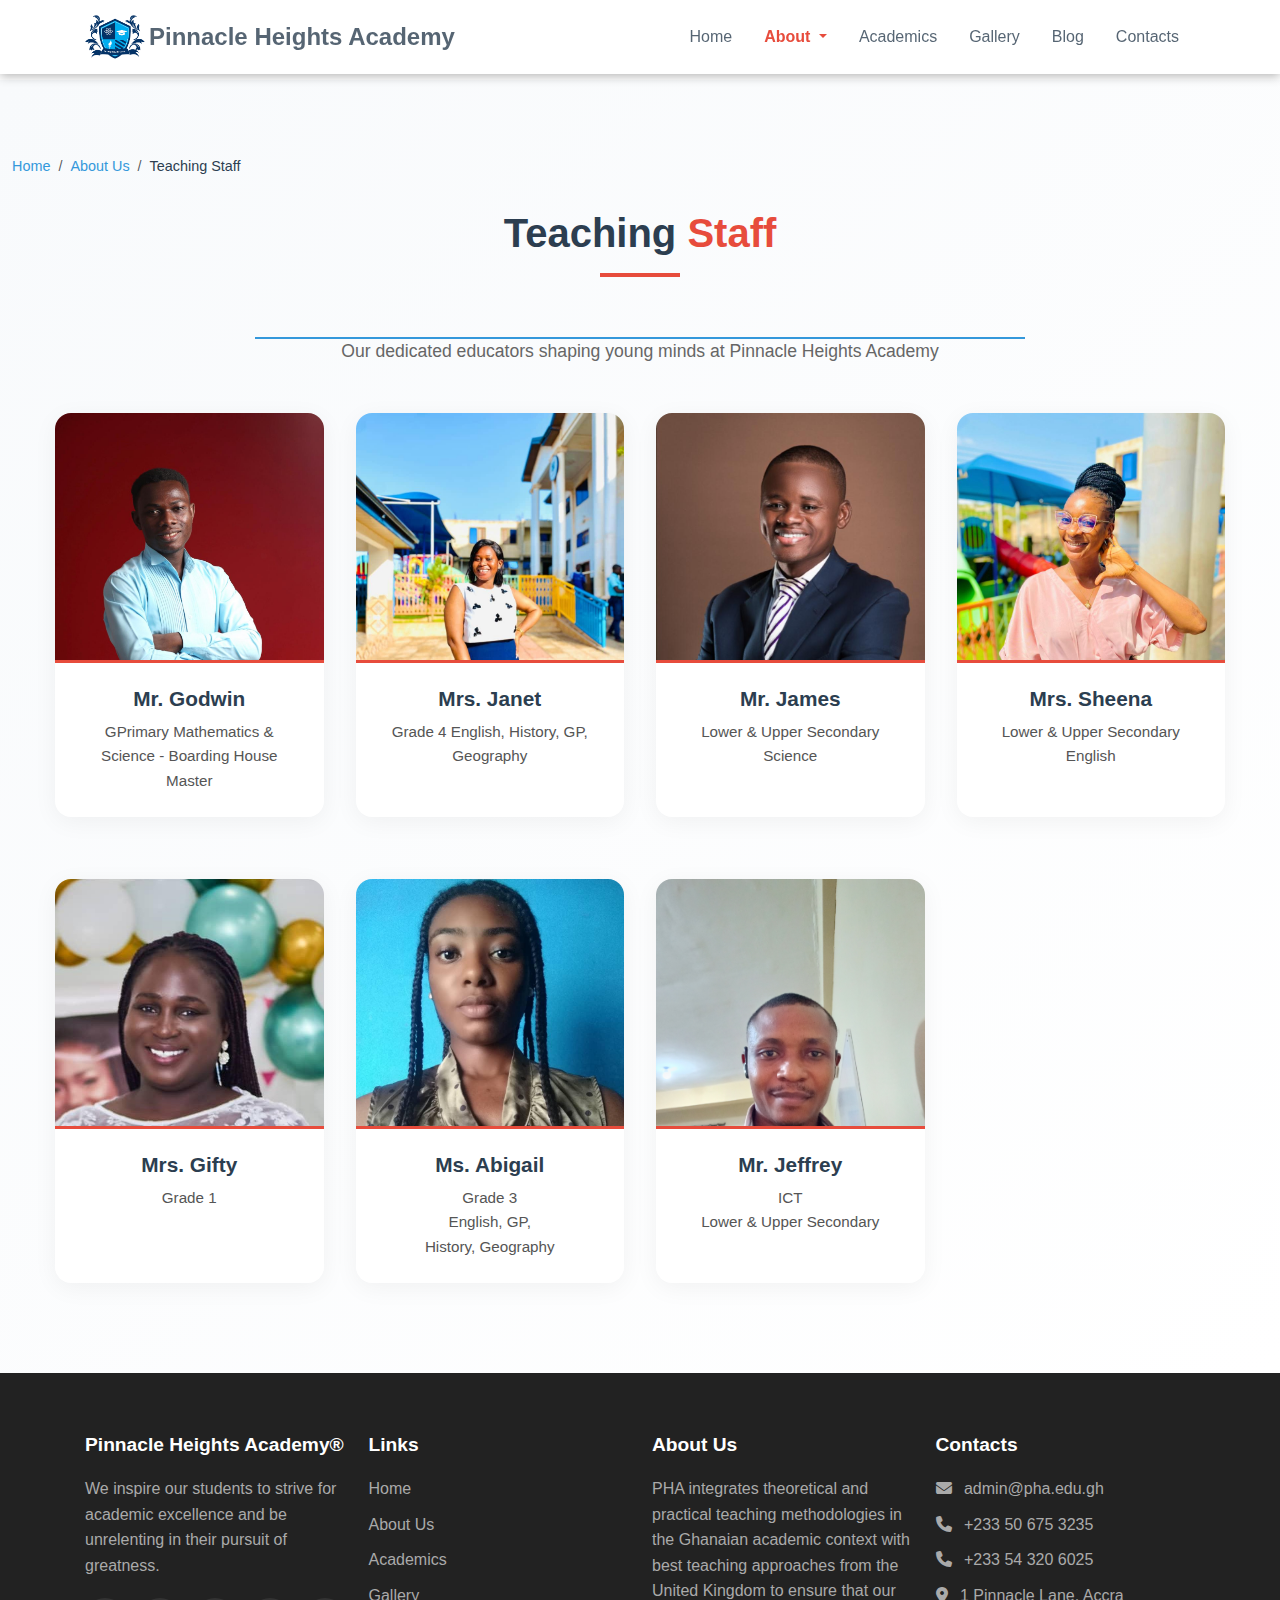
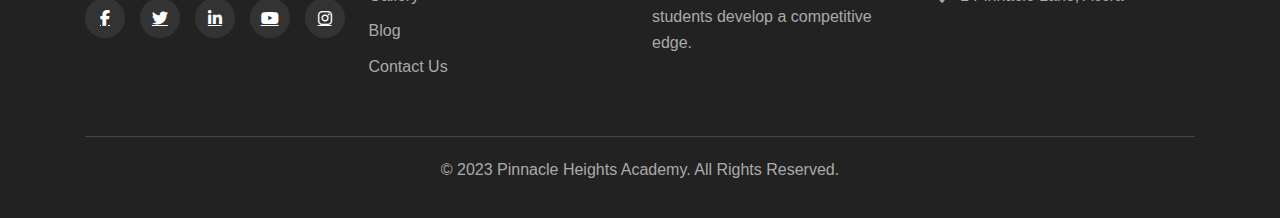
<file: pages/about-teaching-staff.html>
<!DOCTYPE html>
<html lang="en">
  <head>
    <meta charset="UTF-8" />
    <meta name="viewport" content="width=device-width, initial-scale=1.0" />
    <title>About | Pinnacle Heights Academy</title>

    <!-- Favicon Configuration for All Devices -->
    <!-- Standard favicon (all browsers) -->
    <link rel="icon" href="../assets/images/logo.png" type="image/x-icon" />
    <link
      rel="icon"
      href="../assets/images/logo.png"
      type="image/png"
      sizes="16x16"
    />
    <link
      rel="icon"
      href="../assets/images/logo.png"
      type="image/png"
      sizes="32x32"
    />

    <!-- Apple Touch Icon (iOS devices) -->
    <link rel="apple-touch-icon" href="../assets/images/logo.png" />

    <!-- Android/Chrome -->
    <link rel="icon" sizes="192x192" href="../assets/images/logo.png" />
    <link rel="icon" sizes="512x512" href="../assets/images/logo.png" />

    <!-- Safari Pinned Tab -->
    <link rel="mask-icon" href="../assets/images/logo.png" color="#2c3e50" />

    <!-- Microsoft Tiles -->
    <meta name="msapplication-TileImage" content="../assets/images/logo.png" />
    <meta name="msapplication-TileColor" content="#2c3e50" />

    <!-- Cache Buster (change v=1 when updating favicon) -->
    <meta name="theme-color" content="#2c3e50" />

    <!-- Bootstrap CSS -->
    <link
      href="https://cdn.jsdelivr.net/npm/bootstrap@5.3.0/dist/css/bootstrap.min.css"
      rel="stylesheet"
    />
    <!-- Font Awesome -->
    <link
      rel="stylesheet"
      href="https://cdnjs.cloudflare.com/ajax/libs/font-awesome/6.4.0/css/all.min.css"
    />
    <!-- Main CSS -->
    <link rel="stylesheet" href="../assets/styles/main.css" />
    <!-- About CSS -->
    <link rel="stylesheet" href="../assets/styles/about.css" />
    <!-- Main JS -->
    <script src="../assets/js/main.js" defer></script>
    <!-- About JS -->
    <script src="../assets/js/about.js" defer></script>
    <!-- Bootstrap JS Bundle with Popper -->
    <script
      src="https://cdn.jsdelivr.net/npm/bootstrap@5.3.0/dist/js/bootstrap.bundle.min.js"
      defer
    ></script>
  </head>
  <body>
    <!-- Navigation Bar -->
    <nav class="navbar navbar-expand-lg navbar-dark fixed-top">
      <div class="container">
        <a class="navbar-brand-logo me-auto" href="#">
          <img
            src="../assets/images/logo.png"
            class="me-1"
            alt="School Logo"
            width="60"
          />
          <span>Pinnacle Heights Academy</span>
        </a>
        <button
          class="navbar-toggler ms-auto"
          type="button"
          data-bs-toggle="collapse"
          data-bs-target="#navbarNav"
          aria-controls="navbarNav"
          aria-expanded="false"
          aria-label="Toggle navigation"
        >
          <span class="navbar-toggler-icon"></span>
        </button>
        <div class="collapse navbar-collapse flex-grow-0" id="navbarNav">
          <ul class="navbar-nav">
            <li class="nav-item">
              <a class="nav-link" href="../index.html">Home</a>
            </li>
            <li class="nav-item dropdown">
              <a
                class="nav-link dropdown-toggle active"
                href="#"
                id="aboutDropdown"
                role="button"
                data-bs-toggle="dropdown"
                aria-expanded="false"
              >
                About
              </a>
              <ul class="dropdown-menu" aria-labelledby="aboutDropdown">
                <li>
                  <a class="dropdown-item" href="./about-pha.html">About PHA</a>
                </li>
                <li>
                  <a class="dropdown-item" href="./about-bod.html"
                    >Board of Directors</a
                  >
                </li>
                <li>
                  <a class="dropdown-item" href="./about-management.html"
                    >Management Team</a
                  >
                </li>
                <li>
                  <a class="dropdown-item active" href="#">Teaching Staff</a>
                </li>
              </ul>
            </li>
            <li class="nav-item">
              <a class="nav-link" href="./academics.html">Academics</a>
            </li>
            <li class="nav-item">
              <a class="nav-link" href="./gallery.html">Gallery</a>
            </li>
            <li class="nav-item">
              <a class="nav-link" href="./blog.html">Blog</a>
            </li>
            <li class="nav-item">
              <a class="nav-link" href="./contact.html">Contacts</a>
            </li>
          </ul>
        </div>
      </div>
    </nav>

    <!-- Teaching Staff Section -->
    <section class="teaching-staff-section">
      <div class="container-fluid">
        <!-- Breadcrumb Navigation -->
        <nav aria-label="breadcrumb">
          <ol class="breadcrumb">
            <li class="breadcrumb-item"><a href="index.html">Home</a></li>
            <li class="breadcrumb-item"><a href="about.html">About Us</a></li>
            <li class="breadcrumb-item active" aria-current="page">
              Teaching Staff
            </li>
          </ol>
        </nav>

        <div class="section-header text-center mb-5">
          <h1 class="section-main-title">Teaching <span>Staff</span></h1>
          <div class="section-divider"></div>
          <p class="section-subtitle">
            Our dedicated educators shaping young minds at Pinnacle Heights
            Academy
          </p>
        </div>

        <!-- Teaching Staff Grid - Centered -->
        <div class="teaching-grid mx-auto" style="max-width: 1200px">
          <!-- Teacher 1 - Mr. Godwin -->

          <div class="teaching-card">
            <div class="teaching-image">
              <img
                src="../assets/images/teaching/godwin.jpg"
                alt="Mrs. Gifty"
              />
            </div>
            <div class="teaching-info">
              <h3 class="teaching-name">Mr. Godwin</h3>
              <div class="teaching-subjects">
                GPrimary Mathematics & <br />Science - Boarding House<br />
                Master
              </div>
            </div>
          </div>

          <!-- Teacher 2 - Mrs. Janet -->

          <div class="teaching-card">
            <div class="teaching-image">
              <img src="../assets/images/teaching/janet.jpg" alt="Mrs. Gifty" />
            </div>
            <div class="teaching-info">
              <h3 class="teaching-name">Mrs. Janet</h3>
              <div class="teaching-subjects">
                Grade 4 English, History, GP,<br />
                Geography
              </div>
            </div>
          </div>

          <!-- Teacher 3 - Mr. James -->
          <div class="teaching-card">
            <div class="teaching-image">
              <img src="../assets/images/teaching/james.jpg" alt="Mrs. Gifty" />
            </div>
            <div class="teaching-info">
              <h3 class="teaching-name">Mr. James</h3>
              <div class="teaching-subjects">
                Lower & Upper Secondary <br />
                Science
              </div>
            </div>
          </div>

          <!-- Teacher 4 - Mrs. Sheena -->
          <div class="teaching-card">
            <div class="teaching-image">
              <img
                src="../assets/images/teaching/sheena.jpg"
                alt="Mrs. Gifty"
              />
            </div>
            <div class="teaching-info">
              <h3 class="teaching-name">Mrs. Sheena</h3>
              <div class="teaching-subjects">
                Lower & Upper Secondary<br />
                English
              </div>
            </div>
          </div>

          <!-- Teacher 5 - Mrs. Gifty -->
          <div class="teaching-card">
            <div class="teaching-image">
              <img src="../assets/images/teaching/gitfy.jpg" alt="Mrs. Gifty" />
            </div>
            <div class="teaching-info">
              <h3 class="teaching-name">Mrs. Gifty</h3>
              <div class="teaching-subjects">Grade 1</div>
            </div>
          </div>

          <!-- Teacher 6 - Ms. Abigail -->
          <div class="teaching-card">
            <div class="teaching-image">
              <img
                src="../assets/images/teaching/abigail.jpg"
                alt="Ms. Abigail"
              />
            </div>
            <div class="teaching-info">
              <h3 class="teaching-name">Ms. Abigail</h3>
              <div class="teaching-subjects">
                Grade 3<br />
                English, GP,<br />
                History, Geography
              </div>
            </div>
          </div>

          <!-- Teacher 7 - Mr. Jeffrey -->
          <div class="teaching-card">
            <div class="teaching-image">
              <img
                src="../assets/images/teaching/jeffery.jpg"
                alt="Mr. Jeffrey"
              />
            </div>
            <div class="teaching-info">
              <h3 class="teaching-name">Mr. Jeffrey</h3>
              <div class="teaching-subjects">
                ICT<br />
                Lower & Upper Secondary
              </div>
            </div>
          </div>
        </div>
      </div>
    </section>

    <!-- Footer -->
    <footer class="footer">
      <div class="container">
        <div class="row">
          <div class="col-lg-3 col-md-6 mb-4 mb-lg-0">
            <h3 class="footer-title">Pinnacle Heights Academy®</h3>
            <p>
              We inspire our students to strive for academic excellence and be
              unrelenting in their pursuit of greatness.
            </p>
            <div class="social-links">
              <a
                href="https://web.facebook.com/people/Pinnacle-Heights-Academy/100057217218964/"
                target="_blank"
                class="social-link"
                ><i class="fab fa-facebook-f"></i
              ></a>
              <a href="#" class="social-link"><i class="fab fa-twitter"></i></a>
              <a href="#" class="social-link"
                ><i class="fab fa-linkedin-in"></i
              ></a>
              <a href="#" class="social-link"><i class="fab fa-youtube"></i></a>
              <a
                href="https://www.instagram.com/pinnacleheightsacademy/"
                target="_blank"
                class="social-link"
                ><i class="fab fa-instagram"></i
              ></a>
            </div>
          </div>
          <div class="col-lg-3 col-md-6 mb-4 mb-lg-0">
            <h3 class="footer-title">Links</h3>
            <ul class="footer-links">
              <li><a href="../index.html">Home</a></li>
              <li><a href="#">About Us</a></li>
              <li><a href="./academics.html">Academics</a></li>
              <li><a href="./gallery.html">Gallery</a></li>
              <li><a href="./blog.html">Blog</a></li>
              <li><a href="./contact.html">Contact Us</a></li>
            </ul>
          </div>
          <div class="col-lg-3 col-md-6 mb-4 mb-lg-0">
            <h3 class="footer-title">About Us</h3>
            <p>
              PHA integrates theoretical and practical teaching methodologies in
              the Ghanaian academic context with best teaching approaches from
              the United Kingdom to ensure that our students develop a
              competitive edge.
            </p>
          </div>
          <div class="col-lg-3 col-md-6">
            <h3 class="footer-title">Contacts</h3>
            <ul class="footer-links">
              <li>
                <i class="fas fa-envelope me-2"></i>
                <a href="mailto:admin@pha.edu.gh">admin@pha.edu.gh</a>
              </li>
              <li>
                <i class="fas fa-phone me-2"></i>
                <a href="tel:+233506753235">+233 50 675 3235</a>
              </li>
              <li>
                <i class="fas fa-phone me-2"></i>
                <a href="tel:+233543206025">+233 54 320 6025</a>
              </li>
              <li>
                <i class="fas fa-map-marker-alt me-2"></i>
                <a
                  href="https://maps.app.goo.gl/7eamoqUVCuYpodAE6"
                  target="_blank"
                  rel="noopener noreferrer"
                >
                  1 Pinnacle Lane, Accra
                </a>
              </li>
            </ul>
          </div>
        </div>
        <div class="copyright">
          <p>&copy; 2023 Pinnacle Heights Academy. All Rights Reserved.</p>
        </div>
      </div>
    </footer>
  </body>
</html>
</file>
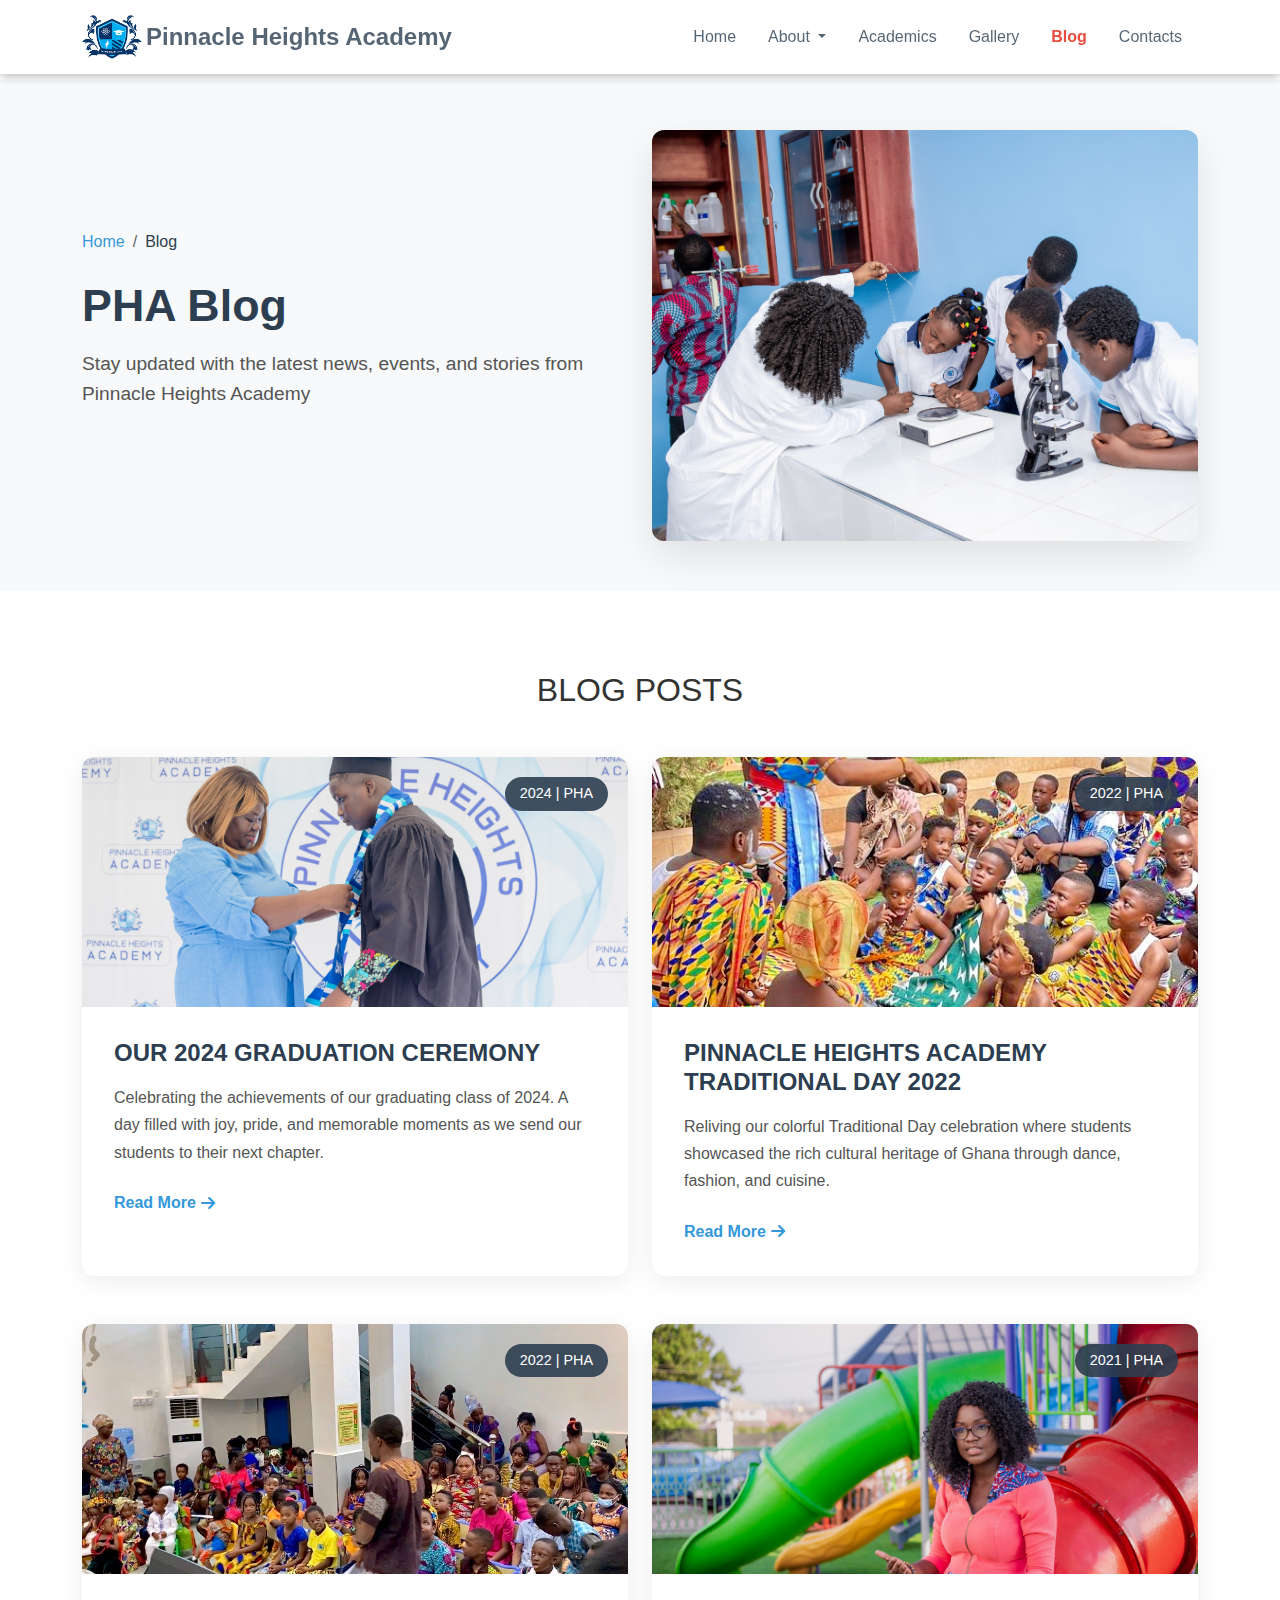
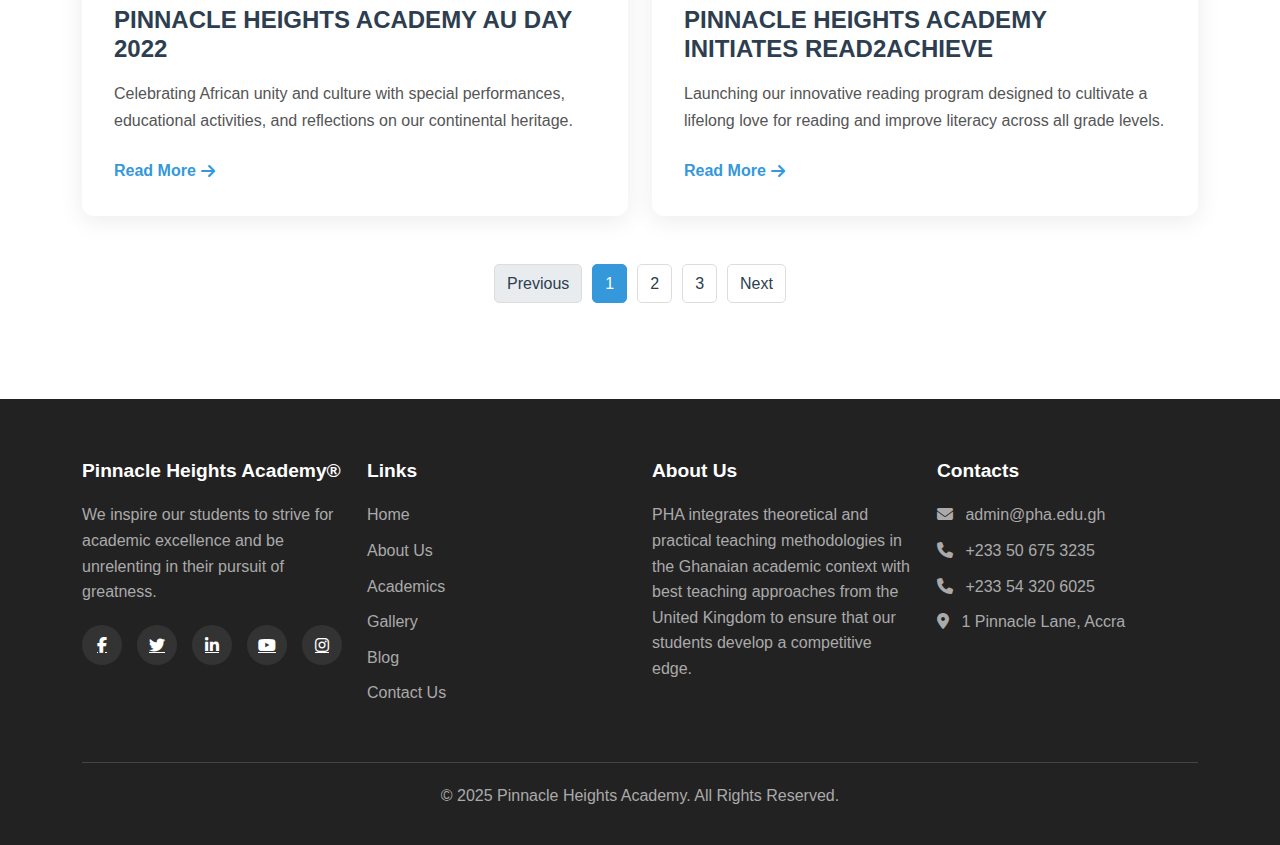
<file: pages/blog.html>
<!DOCTYPE html>
<html lang="en">
  <head>
    <meta charset="UTF-8" />
    <meta name="viewport" content="width=device-width, initial-scale=1.0" />
    <title>Blog | Pinnacle Heights Academy</title>

    <!-- Favicon Configuration for All Devices -->
    <!-- Standard favicon (all browsers) -->
    <link rel="icon" href="../assets/images/logo.png" type="image/x-icon" />
    <link
      rel="icon"
      href="../assets/images/logo.png"
      type="image/png"
      sizes="16x16"
    />
    <link
      rel="icon"
      href="../assets/images/logo.png"
      type="image/png"
      sizes="32x32"
    />

    <!-- Apple Touch Icon (iOS devices) -->
    <link rel="apple-touch-icon" href="../assets/images/logo.png" />

    <!-- Android/Chrome -->
    <link rel="icon" sizes="192x192" href="../assets/images/logo.png" />
    <link rel="icon" sizes="512x512" href="../assets/images/logo.png" />

    <!-- Safari Pinned Tab -->
    <link rel="mask-icon" href="../assets/images/logo.png" color="#2c3e50" />

    <!-- Microsoft Tiles -->
    <meta name="msapplication-TileImage" content="../assets/images/logo.png" />
    <meta name="msapplication-TileColor" content="#2c3e50" />

    <!-- Cache Buster (change v=1 when updating favicon) -->
    <meta name="theme-color" content="#2c3e50" />

    <!-- Bootstrap CSS -->
    <link
      href="https://cdn.jsdelivr.net/npm/bootstrap@5.3.0/dist/css/bootstrap.min.css"
      rel="stylesheet"
    />
    <!-- Font Awesome -->
    <link
      rel="stylesheet"
      href="https://cdnjs.cloudflare.com/ajax/libs/font-awesome/6.4.0/css/all.min.css"
    />
    <!-- Main CSS -->
    <link rel="stylesheet" href="../assets/styles/main.css" />
    <!-- Blog CSS -->
    <link rel="stylesheet" href="../assets/styles/blog.css" />
  </head>

  <body>
    <!-- Navigation Bar -->
    <nav class="navbar navbar-expand-lg navbar-dark fixed-top">
      <div class="container">
        <a class="navbar-brand-logo me-auto" href="#">
          <img
            src="../assets/images/logo.png"
            class="me-1"
            alt="School Logo"
            width="60"
          />
          <span>Pinnacle Heights Academy</span>
        </a>
        <button
          class="navbar-toggler ms-auto"
          type="button"
          data-bs-toggle="collapse"
          data-bs-target="#navbarNav"
          aria-controls="navbarNav"
          aria-expanded="false"
          aria-label="Toggle navigation"
        >
          <span class="navbar-toggler-icon"></span>
        </button>
        <div class="collapse navbar-collapse flex-grow-0" id="navbarNav">
          <ul class="navbar-nav">
            <li class="nav-item">
              <a class="nav-link" href="../index.html">Home</a>
            </li>
            <li class="nav-item dropdown">
              <a
                class="nav-link dropdown-toggle"
                href="#"
                id="aboutDropdown"
                role="button"
                data-bs-toggle="dropdown"
                aria-expanded="false"
              >
                About
              </a>
              <ul class="dropdown-menu" aria-labelledby="aboutDropdown">
                <li>
                  <a class="dropdown-item" href="./about-pha.html">About PHA</a>
                </li>
                <li>
                  <a class="dropdown-item" href="./about-bod.html"
                    >Board of Directors</a
                  >
                </li>
                <li>
                  <a class="dropdown-item" href="./about-management.html"
                    >Management Team</a
                  >
                </li>
                <li>
                  <a class="dropdown-item" href="./about-teaching-staff.html"
                    >Teaching Staff</a
                  >
                </li>
                <li>
                  <a class="dropdown-item" href="./events.html">Events</a>
                </li>
              </ul>
            </li>
            <li class="nav-item">
              <a class="nav-link" href="./academics.html">Academics</a>
            </li>
            <li class="nav-item">
              <a class="nav-link" href="./gallery.html">Gallery</a>
            </li>
            <li class="nav-item">
              <a class="nav-link active" href="#">Blog</a>
            </li>
            <li class="nav-item">
              <a class="nav-link" href="./contact.html">Contacts</a>
            </li>
          </ul>
        </div>
      </div>
    </nav>

    <!-- Blog Hero Section -->
    <section class="blog-hero">
      <div class="container">
        <div class="row align-items-center">
          <div class="col-lg-6">
            <div class="hero-content">
              <nav aria-label="breadcrumb">
                <ol class="breadcrumb">
                  <li class="breadcrumb-item">
                    <a href="../index.html">Home</a>
                  </li>
                  <li class="breadcrumb-item active" aria-current="page">
                    Blog
                  </li>
                </ol>
              </nav>
              <h1>PHA Blog</h1>
              <p>
                Stay updated with the latest news, events, and stories from
                Pinnacle Heights Academy
              </p>
            </div>
          </div>
          <div class="col-lg-6">
            <div class="hero-image">
              <img
                src="../assets/images/blog-hero.jpg"
                alt="Students reading"
                class="img-fluid"
              />
            </div>
          </div>
        </div>
      </div>
    </section>

    <!-- Blog Posts Section -->
    <section class="blog-posts">
      <div class="container">
        <div class="section-header text-center mb-5">
          <h2 class="section-main-title">BLOG <span>POSTS</span></h2>
        </div>

        <div class="row">
          <!-- Blog Post 1 -->
          <div class="col-lg-6 mb-5">
            <div class="blog-card">
              <div class="blog-image">
                <img
                  src="../assets/images/graduation-2024.jpg"
                  alt="2024 Graduation Ceremony"
                  class="img-fluid"
                />
                <div class="date-badge">2024 | PHA</div>
              </div>
              <div class="blog-content">
                <h3>OUR 2024 GRADUATION CEREMONY</h3>
                <p>
                  Celebrating the achievements of our graduating class of 2024.
                  A day filled with joy, pride, and memorable moments as we send
                  our students to their next chapter.
                </p>
                <a href="./post/graduation-2024.html" class="read-more"
                  >Read More <i class="fas fa-arrow-right"></i
                ></a>
              </div>
            </div>
          </div>

          <!-- Blog Post 2 -->
          <div class="col-lg-6 mb-5">
            <div class="blog-card">
              <div class="blog-image">
                <img
                  src="../assets/images/traditional-day-2022.jpg"
                  alt="Traditional Day 2022"
                  class="img-fluid"
                />
                <div class="date-badge">2022 | PHA</div>
              </div>
              <div class="blog-content">
                <h3 class="text-uppercase">
                  Pinnacle Heights Academy Traditional Day 2022
                </h3>
                <p>
                  Reliving our colorful Traditional Day celebration where
                  students showcased the rich cultural heritage of Ghana through
                  dance, fashion, and cuisine.
                </p>
                <a href="./post/traditional-day-2022.html" class="read-more"
                  >Read More <i class="fas fa-arrow-right"></i
                ></a>
              </div>
            </div>
          </div>

          <!-- Blog Post 3 -->
          <div class="col-lg-6 mb-5">
            <div class="blog-card">
              <div class="blog-image">
                <img
                  src="../assets/images/au-day-2022.jpeg"
                  alt="AU Day 2022"
                  class="img-fluid"
                />
                <div class="date-badge">2022 | PHA</div>
              </div>
              <div class="blog-content">
                <h3 class="text-uppercase">
                  Pinnacle Heights Academy AU Day 2022
                </h3>
                <p>
                  Celebrating African unity and culture with special
                  performances, educational activities, and reflections on our
                  continental heritage.
                </p>
                <a href="./post/au-day-2022.html" class="read-more"
                  >Read More <i class="fas fa-arrow-right"></i
                ></a>
              </div>
            </div>
          </div>

          <!-- Blog Post 4 -->
          <div class="col-lg-6 mb-5">
            <div class="blog-card">
              <div class="blog-image">
                <img
                  src="../assets/images/read2achieve2.jpg"
                  alt="Read2Achieve Initiative"
                  class="img-fluid"
                />
                <div class="date-badge">2021 | PHA</div>
              </div>
              <div class="blog-content">
                <h3 class="text-uppercase">
                  Pinnacle Heights Academy Initiates Read2Achieve
                </h3>
                <p>
                  Launching our innovative reading program designed to cultivate
                  a lifelong love for reading and improve literacy across all
                  grade levels.
                </p>
                <a href="./post/read2achieve.html" class="read-more"
                  >Read More <i class="fas fa-arrow-right"></i
                ></a>
              </div>
            </div>
          </div>
        </div>

        <!-- Pagination -->
        <nav aria-label="Blog pagination">
          <ul class="pagination justify-content-center">
            <li class="page-item disabled">
              <a class="page-link" href="#" tabindex="-1">Previous</a>
            </li>
            <li class="page-item active">
              <a class="page-link" href="#">1</a>
            </li>
            <li class="page-item"><a class="page-link" href="#">2</a></li>
            <li class="page-item"><a class="page-link" href="#">3</a></li>
            <li class="page-item">
              <a class="page-link" href="#">Next</a>
            </li>
          </ul>
        </nav>
      </div>
    </section>

    <!-- Footer -->
    <footer class="footer">
      <div class="container">
        <div class="row">
          <div class="col-lg-3 col-md-6 mb-4 mb-lg-0">
            <h3 class="footer-title">Pinnacle Heights Academy®</h3>
            <p>
              We inspire our students to strive for academic excellence and be
              unrelenting in their pursuit of greatness.
            </p>
            <div class="social-links">
              <a
                href="https://web.facebook.com/people/Pinnacle-Heights-Academy/100057217218964/"
                target="_blank"
                class="social-link"
                ><i class="fab fa-facebook-f"></i
              ></a>
              <a href="#" class="social-link"><i class="fab fa-twitter"></i></a>
              <a href="#" class="social-link"
                ><i class="fab fa-linkedin-in"></i
              ></a>
              <a href="#" class="social-link"><i class="fab fa-youtube"></i></a>
              <a
                href="https://www.instagram.com/pinnacleheightsacademy/"
                target="_blank"
                class="social-link"
                ><i class="fab fa-instagram"></i
              ></a>
            </div>
          </div>
          <div class="col-lg-3 col-md-6 mb-4 mb-lg-0">
            <h3 class="footer-title">Links</h3>
            <ul class="footer-links">
              <li><a href="../index.html">Home</a></li>
              <li><a href="./about-pha.html">About Us</a></li>
              <li><a href="./academics.html">Academics</a></li>
              <li><a href="./gallery.html">Gallery</a></li>
              <li><a href="#">Blog</a></li>
              <li><a href="./contact.html">Contact Us</a></li>
            </ul>
          </div>
          <div class="col-lg-3 col-md-6 mb-4 mb-lg-0">
            <h3 class="footer-title">About Us</h3>
            <p>
              PHA integrates theoretical and practical teaching methodologies in
              the Ghanaian academic context with best teaching approaches from
              the United Kingdom to ensure that our students develop a
              competitive edge.
            </p>
          </div>
          <div class="col-lg-3 col-md-6">
            <h3 class="footer-title">Contacts</h3>
            <ul class="footer-links">
              <li>
                <i class="fas fa-envelope me-2"></i>
                <a href="mailto:admin@pha.edu.gh">admin@pha.edu.gh</a>
              </li>
              <li>
                <i class="fas fa-phone me-2"></i>
                <a href="tel:+233506753235">+233 50 675 3235</a>
              </li>
              <li>
                <i class="fas fa-phone me-2"></i>
                <a href="tel:+233543206025">+233 54 320 6025</a>
              </li>
              <li>
                <i class="fas fa-map-marker-alt me-2"></i>
                <a
                  href="https://maps.app.goo.gl/7eamoqUVCuYpodAE6"
                  target="_blank"
                  rel="noopener noreferrer"
                >
                  1 Pinnacle Lane, Accra
                </a>
              </li>
            </ul>
          </div>
        </div>
        <div class="copyright">
          <p>&copy; 2025 Pinnacle Heights Academy. All Rights Reserved.</p>
        </div>
      </div>
    </footer>

    <!-- Bootstrap JS Bundle with Popper -->
    <script src="https://cdn.jsdelivr.net/npm/bootstrap@5.3.0/dist/js/bootstrap.bundle.min.js"></script>
    <!-- Main JS -->
    <script src="../assets/js/main.js"></script>
  </body>
</html>
</file>
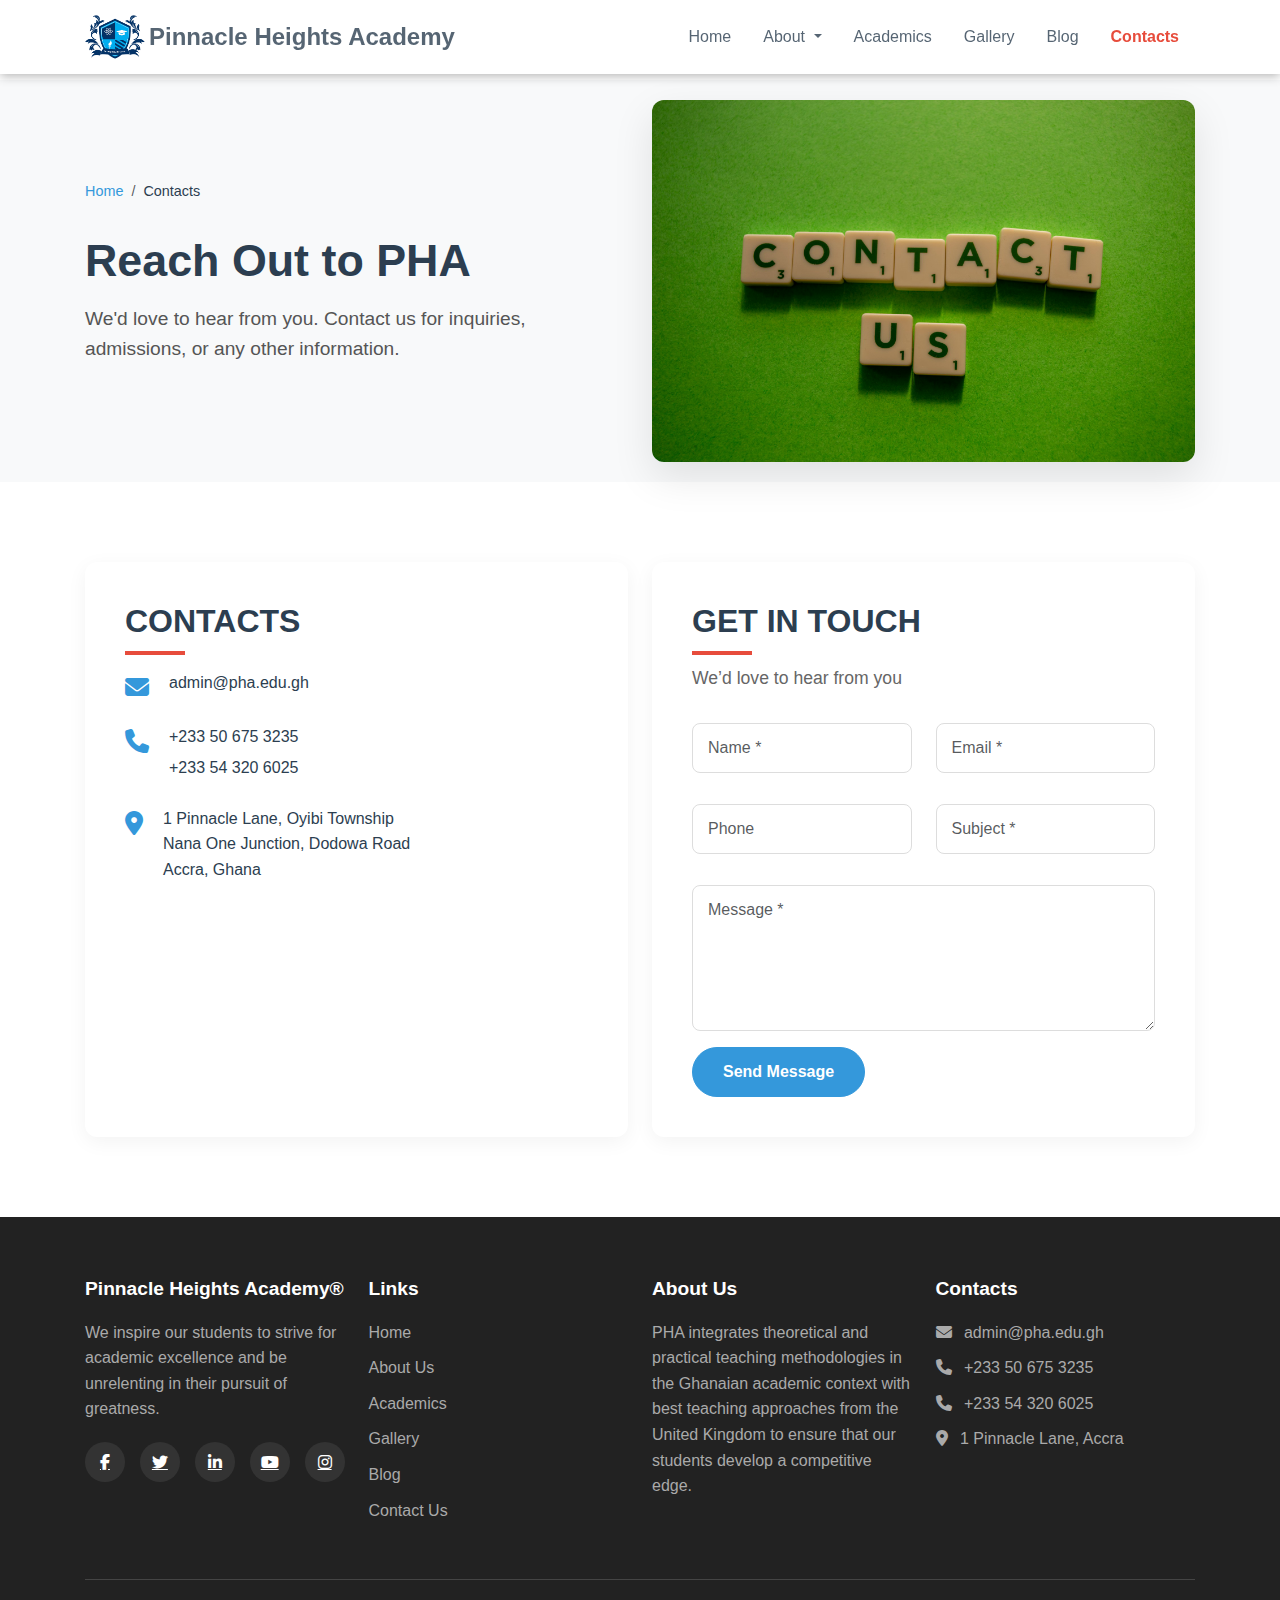
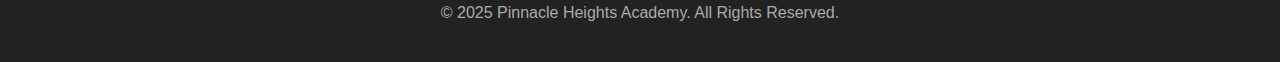
<file: pages/contact.html>
<!DOCTYPE html>
<html lang="en">
  <head>
    <meta charset="UTF-8" />
    <meta name="viewport" content="width=device-width, initial-scale=1.0" />
    <title>Contact | Pinnacle Heights Academy</title>

    <!-- Favicon Configuration for All Devices -->
    <!-- Standard favicon (all browsers) -->
    <link rel="icon" href="../assets/images/logo.png" type="image/x-icon" />
    <link
      rel="icon"
      href="../assets/images/logo.png"
      type="image/png"
      sizes="16x16"
    />
    <link
      rel="icon"
      href="../assets/images/logo.png"
      type="image/png"
      sizes="32x32"
    />

    <!-- Apple Touch Icon (iOS devices) -->
    <link rel="apple-touch-icon" href="../assets/images/logo.png" />

    <!-- Android/Chrome -->
    <link rel="icon" sizes="192x192" href="../assets/images/logo.png" />
    <link rel="icon" sizes="512x512" href="../assets/images/logo.png" />

    <!-- Safari Pinned Tab -->
    <link rel="mask-icon" href="../assets/images/logo.png" color="#2c3e50" />

    <!-- Microsoft Tiles -->
    <meta name="msapplication-TileImage" content="../assets/images/logo.png" />
    <meta name="msapplication-TileColor" content="#2c3e50" />

    <!-- Cache Buster (change v=1 when updating favicon) -->
    <meta name="theme-color" content="#2c3e50" />

    <!-- Bootstrap CSS -->
    <link
      href="https://cdn.jsdelivr.net/npm/bootstrap@5.3.0/dist/css/bootstrap.min.css"
      rel="stylesheet"
    />
    <!-- Font Awesome -->
    <link
      rel="stylesheet"
      href="https://cdnjs.cloudflare.com/ajax/libs/font-awesome/6.4.0/css/all.min.css"
    />
    <!-- Main CSS -->
    <link rel="stylesheet" href="../assets/styles/main.css" />
    <!-- About CSS -->
    <link rel="stylesheet" href="../assets/styles/about.css" />
    <!-- Contact CSS -->
    <link rel="stylesheet" href="../assets/styles/contact.css" />
  </head>

  <body>
    <!-- Navigation Bar -->
    <nav class="navbar navbar-expand-lg navbar-dark fixed-top">
      <div class="container">
        <a class="navbar-brand-logo me-auto" href="#">
          <img
            src="../assets/images/logo.png"
            class="me-1"
            alt="School Logo"
            width="60"
          />
          <span>Pinnacle Heights Academy</span>
        </a>
        <button
          class="navbar-toggler ms-auto"
          type="button"
          data-bs-toggle="collapse"
          data-bs-target="#navbarNav"
          aria-controls="navbarNav"
          aria-expanded="false"
          aria-label="Toggle navigation"
        >
          <span class="navbar-toggler-icon"></span>
        </button>
        <div class="collapse navbar-collapse flex-grow-0" id="navbarNav">
          <ul class="navbar-nav">
            <li class="nav-item">
              <a class="nav-link" href="../index.html">Home</a>
            </li>
            <li class="nav-item dropdown">
              <a
                class="nav-link dropdown-toggle"
                href="#"
                id="aboutDropdown"
                role="button"
                data-bs-toggle="dropdown"
                aria-expanded="false"
              >
                About
              </a>
              <ul class="dropdown-menu" aria-labelledby="aboutDropdown">
                <li>
                  <a class="dropdown-item" href="./about-pha.html">About PHA</a>
                </li>
                <li>
                  <a class="dropdown-item" href="./about-bod.html"
                    >Board of Directors</a
                  >
                </li>
                <li>
                  <a class="dropdown-item" href="./about-management.html"
                    >Management Team</a
                  >
                </li>
                <li>
                  <a class="dropdown-item" href="./about-teaching-staff.html"
                    >Teaching Staff</a
                  >
                </li>
                <li>
                  <a class="dropdown-item" href="./events.html">Events</a>
                </li>
              </ul>
            </li>
            <li class="nav-item">
              <a class="nav-link" href="./academics.html">Academics</a>
            </li>
            <li class="nav-item">
              <a class="nav-link" href="./gallery.html">Gallery</a>
            </li>
            <li class="nav-item">
              <a class="nav-link" href="./blog.html">Blog</a>
            </li>
            <li class="nav-item">
              <a class="nav-link active" href="#">Contacts</a>
            </li>
          </ul>
        </div>
      </div>
    </nav>

    <!-- Contact Hero Section -->
    <section class="contact-hero">
      <div class="container">
        <div class="row align-items-center">
          <div class="col-lg-6">
            <div class="hero-content">
              <nav aria-label="breadcrumb">
                <ol class="breadcrumb">
                  <li class="breadcrumb-item">
                    <a href="../index.html">Home</a>
                  </li>
                  <li class="breadcrumb-item active" aria-current="page">
                    Contacts
                  </li>
                </ol>
              </nav>
              <h1>Reach Out to PHA</h1>
              <p>
                We'd love to hear from you. Contact us for inquiries,
                admissions, or any other information.
              </p>
            </div>
          </div>
          <div class="col-lg-6">
            <div class="hero-image">
              <img
                src="../assets/images/contact-hero.jpg"
                alt="PHA Campus"
                class="img-fluid"
              />
            </div>
          </div>
        </div>
      </div>
    </section>

    <!-- Contact Section -->
    <section class="contact-section">
      <div class="container">
        <div class="row">
          <!-- Contact Information -->
          <div class="col-lg-6 mb-5 mb-lg-0">
            <div class="contact-info">
              <h2 class="section-title">CONTACTS</h2>
              <div class="contact-details">
                <div class="contact-item">
                  <i class="fas fa-envelope"></i>
                  <a href="mailto:admin@pha.edu.gh">admin@pha.edu.gh</a>
                </div>
                <div class="contact-item">
                  <i class="fas fa-phone"></i>
                  <div class="phone-numbers">
                    <a href="tel:+233506753235">+233 50 675 3235</a>
                    <a href="tel:+233543206025">+233 54 320 6025</a>
                  </div>
                </div>
                <div class="contact-item">
                  <i class="fas fa-map-marker-alt"></i>
                  <a
                    href="https://maps.app.goo.gl/7eamoqUVCuYpodAE6"
                    target="_blank"
                    rel="noopener noreferrer"
                    class="text-decoration-none"
                  >
                    1 Pinnacle Lane, Oyibi Township<br />Nana One Junction,
                    Dodowa Road<br />Accra, Ghana
                  </a>
                </div>
              </div>
            </div>
          </div>

          <!-- Contact Form -->
          <div class="col-lg-6">
            <div class="contact-form">
              <h2 class="section-title">GET IN TOUCH</h2>
              <p class="form-subtitle">We’d love to hear from you</p>
              <form id="contactForm">
                <div class="row">
                  <div class="col-md-6 mb-3">
                    <input
                      type="text"
                      class="form-control"
                      placeholder="Name *"
                      name="name"
                      required
                    />
                  </div>
                  <div class="col-md-6 mb-3">
                    <input
                      type="email"
                      class="form-control"
                      placeholder="Email *"
                      name="email"
                      required
                    />
                  </div>
                </div>
                <div class="row">
                  <div class="col-md-6 mb-3">
                    <input
                      type="tel"
                      class="form-control"
                      placeholder="Phone"
                      name="phone"
                    />
                  </div>
                  <div class="col-md-6 mb-3">
                    <input
                      type="text"
                      class="form-control"
                      placeholder="Subject *"
                      name="subject"
                      required
                    />
                  </div>
                </div>
                <div class="mb-3">
                  <textarea
                    class="form-control"
                    rows="5"
                    placeholder="Message *"
                    name="message"
                    required
                  ></textarea>
                </div>
                <button type="submit" class="btn btn-primary">
                  Send Message
                </button>
              </form>
            </div>
          </div>
        </div>
      </div>
    </section>

    <!-- Success Modal -->
    <div class="modal fade" id="successModal" tabindex="-1" aria-hidden="true">
      <div class="modal-dialog modal-dialog-centered">
        <div class="modal-content">
          <div class="modal-body text-center p-5">
            <i
              class="fas fa-check-circle text-success mb-4"
              style="font-size: 3rem"
            ></i>
            <h3 class="mb-3">Message Sent Successfully!</h3>
            <p class="mb-4">
              Thank you for contacting Pinnacle Heights Academy. We'll get back
              to you soon.
            </p>
            <button
              type="button"
              class="btn btn-primary"
              data-bs-dismiss="modal"
            >
              OK
            </button>
          </div>
        </div>
      </div>
    </div>

    <!-- Error Modal -->
    <div class="modal fade" id="errorModal" tabindex="-1" aria-hidden="true">
      <div class="modal-dialog modal-dialog-centered">
        <div class="modal-content">
          <div class="modal-body text-center p-5">
            <i
              class="fas fa-exclamation-circle text-danger mb-4"
              style="font-size: 3rem"
            ></i>
            <h3 class="mb-3">Something Went Wrong</h3>
            <p id="errorMessage" class="mb-4">Please try again later.</p>
            <button
              type="button"
              class="btn btn-primary"
              data-bs-dismiss="modal"
            >
              OK
            </button>
          </div>
        </div>
      </div>
    </div>

    <!-- Footer -->
    <footer class="footer">
      <div class="container">
        <div class="row">
          <div class="col-lg-3 col-md-6 mb-4 mb-lg-0">
            <h3 class="footer-title">Pinnacle Heights Academy®</h3>
            <p>
              We inspire our students to strive for academic excellence and be
              unrelenting in their pursuit of greatness.
            </p>
            <div class="social-links">
              <a
                href="https://web.facebook.com/people/Pinnacle-Heights-Academy/100057217218964/"
                target="_blank"
                class="social-link"
                ><i class="fab fa-facebook-f"></i
              ></a>
              <a href="#" class="social-link"><i class="fab fa-twitter"></i></a>
              <a href="#" class="social-link"
                ><i class="fab fa-linkedin-in"></i
              ></a>
              <a href="#" class="social-link"><i class="fab fa-youtube"></i></a>
              <a
                href="https://www.instagram.com/pinnacleheightsacademy/"
                target="_blank"
                class="social-link"
                ><i class="fab fa-instagram"></i
              ></a>
            </div>
          </div>
          <div class="col-lg-3 col-md-6 mb-4 mb-lg-0">
            <h3 class="footer-title">Links</h3>
            <ul class="footer-links">
              <li><a href="../index.html">Home</a></li>
              <li><a href="./about-pha.html">About Us</a></li>
              <li><a href="./academics.html">Academics</a></li>
              <li><a href="./gallery.html">Gallery</a></li>
              <li><a href="./blog.html">Blog</a></li>
              <li><a href="#">Contact Us</a></li>
            </ul>
          </div>
          <div class="col-lg-3 col-md-6 mb-4 mb-lg-0">
            <h3 class="footer-title">About Us</h3>
            <p>
              PHA integrates theoretical and practical teaching methodologies in
              the Ghanaian academic context with best teaching approaches from
              the United Kingdom to ensure that our students develop a
              competitive edge.
            </p>
          </div>
          <div class="col-lg-3 col-md-6">
            <h3 class="footer-title">Contacts</h3>
            <ul class="footer-links">
              <li>
                <i class="fas fa-envelope me-2"></i>
                <a href="mailto:admin@pha.edu.gh">admin@pha.edu.gh</a>
              </li>
              <li>
                <i class="fas fa-phone me-2"></i>
                <a href="tel:+233506753235">+233 50 675 3235</a>
              </li>
              <li>
                <i class="fas fa-phone me-2"></i>
                <a href="tel:+233543206025">+233 54 320 6025</a>
              </li>
              <li>
                <i class="fas fa-map-marker-alt me-2"></i>
                <a
                  href="https://maps.app.goo.gl/7eamoqUVCuYpodAE6"
                  target="_blank"
                  rel="noopener noreferrer"
                >
                  1 Pinnacle Lane, Accra
                </a>
              </li>
            </ul>
          </div>
        </div>
        <div class="copyright">
          <p>&copy; 2025 Pinnacle Heights Academy. All Rights Reserved.</p>
        </div>
      </div>
    </footer>

    <!-- Bootstrap JS Bundle with Popper -->
    <script src="https://cdn.jsdelivr.net/npm/bootstrap@5.3.0/dist/js/bootstrap.bundle.min.js"></script>
    <!-- Main JS -->
    <script src="../assets/js/main.js"></script>
  </body>
</html>
</file>
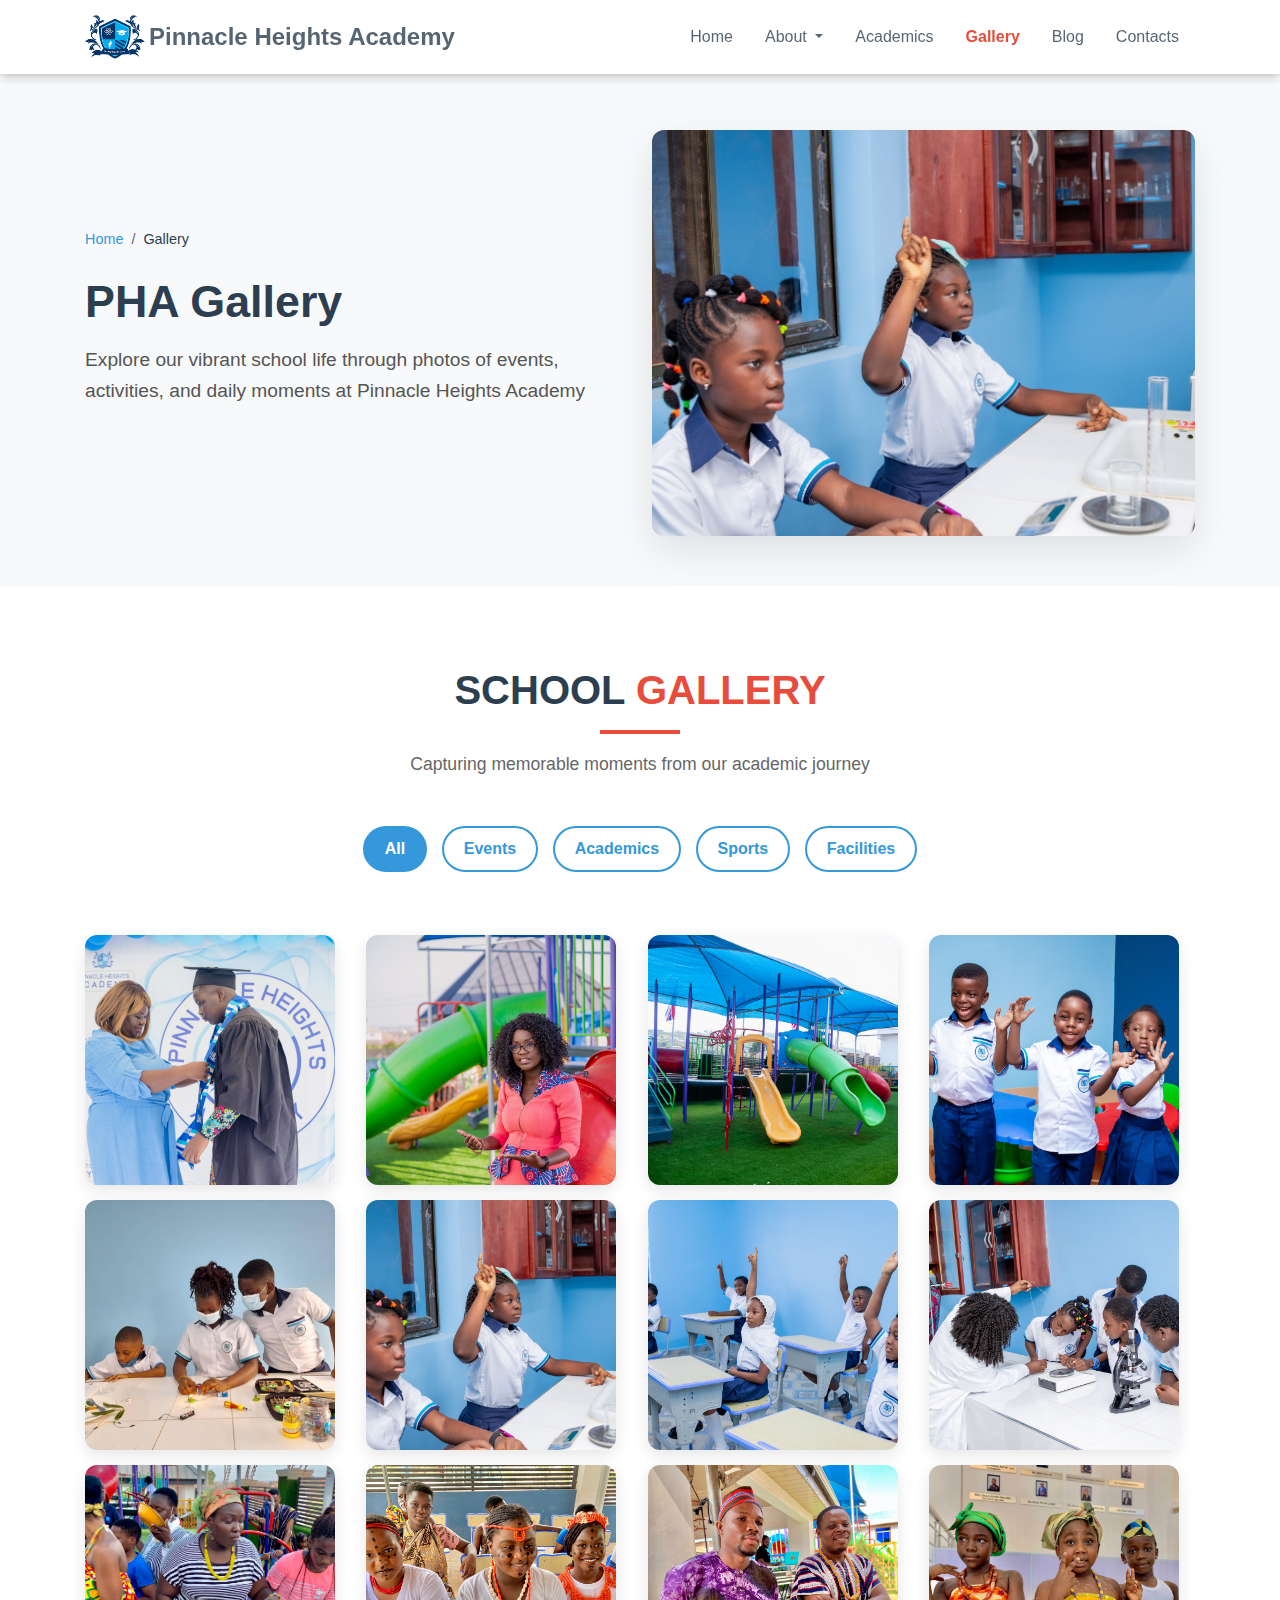
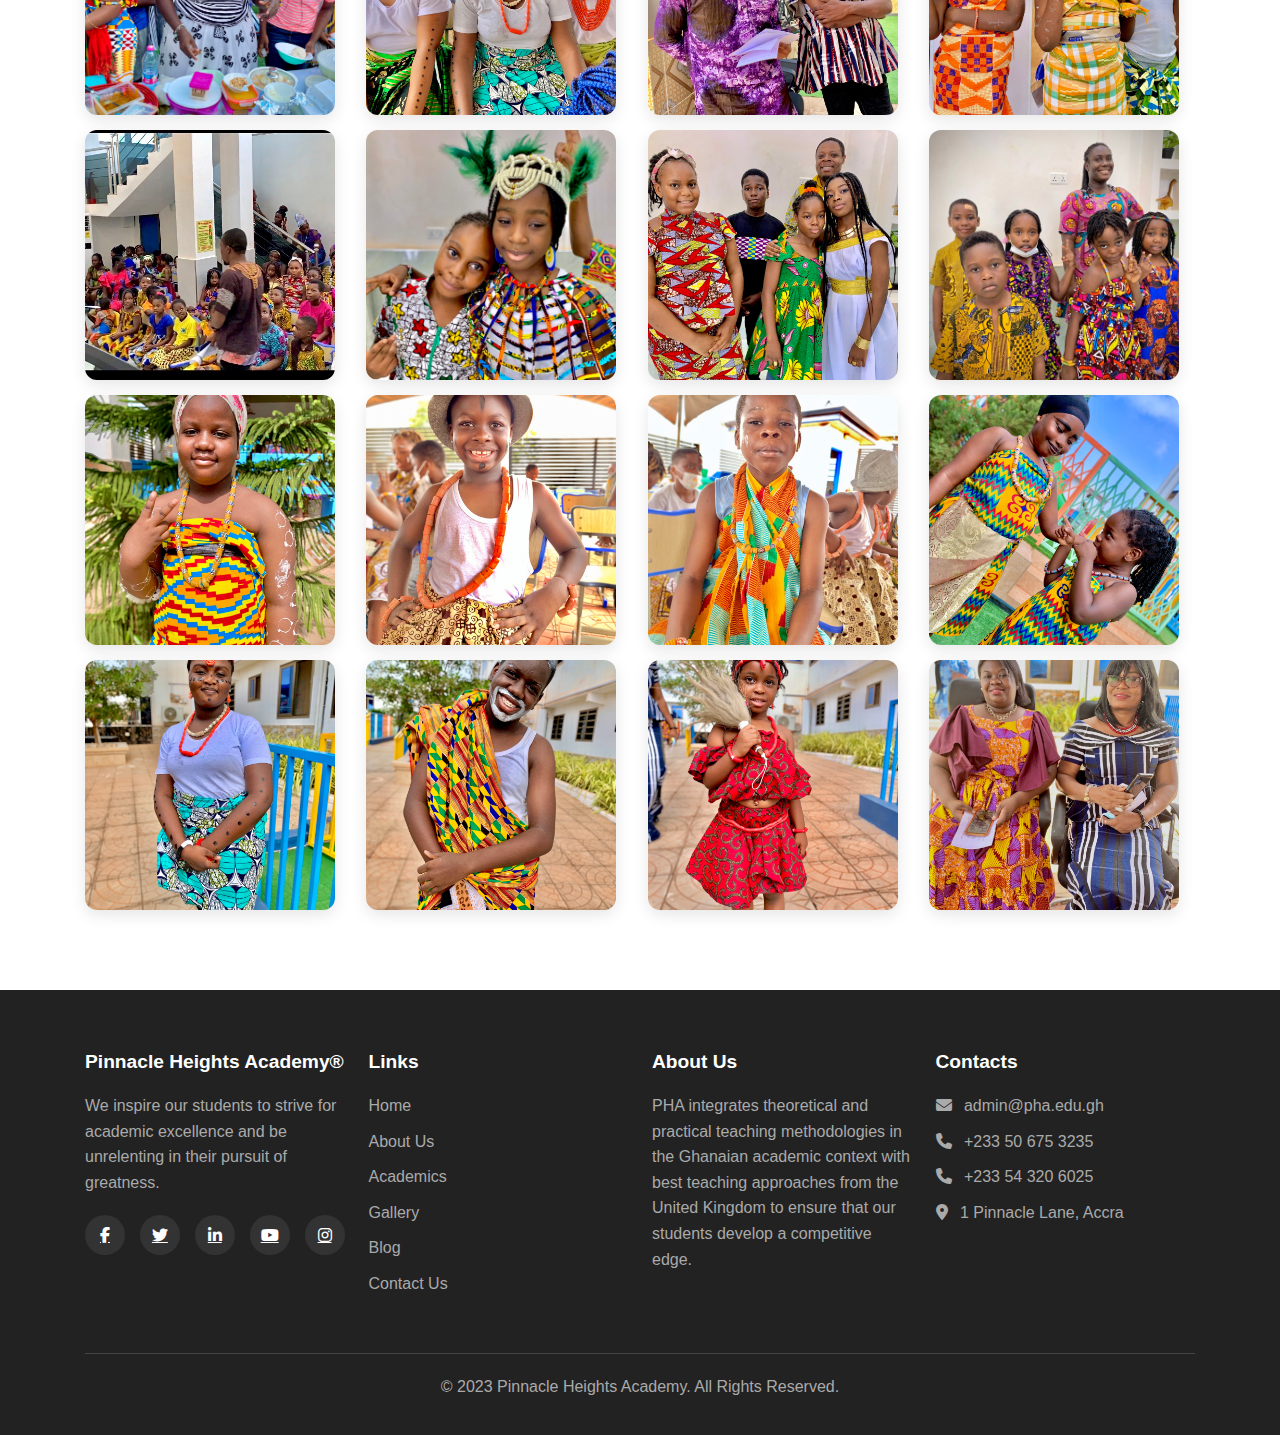
<file: pages/gallery.html>
<!DOCTYPE html>
<html lang="en">
  <head>
    <meta charset="UTF-8" />
    <meta name="viewport" content="width=device-width, initial-scale=1.0" />
    <title>Gallery | Pinnacle Heights Academy</title>

    <!-- Favicon Configuration for All Devices -->
    <!-- Standard favicon (all browsers) -->
    <link rel="icon" href="../assets/images/logo.png" type="image/x-icon" />
    <link
      rel="icon"
      href="../assets/images/logo.png"
      type="image/png"
      sizes="16x16"
    />
    <link
      rel="icon"
      href="../assets/images/logo.png"
      type="image/png"
      sizes="32x32"
    />

    <!-- Apple Touch Icon (iOS devices) -->
    <link rel="apple-touch-icon" href="../assets/images/logo.png" />

    <!-- Android/Chrome -->
    <link rel="icon" sizes="192x192" href="../assets/images/logo.png" />
    <link rel="icon" sizes="512x512" href="../assets/images/logo.png" />

    <!-- Safari Pinned Tab -->
    <link rel="mask-icon" href="../assets/images/logo.png" color="#2c3e50" />

    <!-- Microsoft Tiles -->
    <meta name="msapplication-TileImage" content="../assets/images/logo.png" />
    <meta name="msapplication-TileColor" content="#2c3e50" />

    <!-- Cache Buster (change v=1 when updating favicon) -->
    <meta name="theme-color" content="#2c3e50" />

    <!-- Bootstrap CSS -->
    <link
      href="https://cdn.jsdelivr.net/npm/bootstrap@5.3.0/dist/css/bootstrap.min.css"
      rel="stylesheet"
    />
    <!-- Font Awesome -->
    <link
      rel="stylesheet"
      href="https://cdnjs.cloudflare.com/ajax/libs/font-awesome/6.4.0/css/all.min.css"
    />
    <!-- Main CSS -->
    <link rel="stylesheet" href="../assets/styles/main.css" />
    <!-- About CSS -->
    <link rel="stylesheet" href="../assets/styles/about.css" />

    <!-- Blog CSS -->
    <link rel="stylesheet" href="../assets/styles/blog.css" />

    <!-- Gallery CSS -->
    <link rel="stylesheet" href="../assets/styles/gallery.css" />

    <link
      rel="stylesheet"
      href="https://cdnjs.cloudflare.com/ajax/libs/font-awesome/6.4.0/css/all.min.css"
    />
  </head>

  <body>
    <!-- Navigation Bar -->
    <nav class="navbar navbar-expand-lg navbar-dark fixed-top">
      <div class="container">
        <a class="navbar-brand-logo me-auto" href="#">
          <img
            src="../assets/images/logo.png"
            class="me-1"
            alt="School Logo"
            width="60"
          />
          <span>Pinnacle Heights Academy</span>
        </a>
        <button
          class="navbar-toggler ms-auto"
          type="button"
          data-bs-toggle="collapse"
          data-bs-target="#navbarNav"
          aria-controls="navbarNav"
          aria-expanded="false"
          aria-label="Toggle navigation"
        >
          <span class="navbar-toggler-icon"></span>
        </button>
        <div class="collapse navbar-collapse flex-grow-0" id="navbarNav">
          <ul class="navbar-nav">
            <li class="nav-item">
              <a class="nav-link" href="../index.html">Home</a>
            </li>
            <li class="nav-item dropdown">
              <a
                class="nav-link dropdown-toggle"
                href="#"
                id="aboutDropdown"
                role="button"
                data-bs-toggle="dropdown"
                aria-expanded="false"
              >
                About
              </a>
              <ul class="dropdown-menu" aria-labelledby="aboutDropdown">
                <li>
                  <a class="dropdown-item" href="./about-pha.html">About PHA</a>
                </li>
                <li>
                  <a class="dropdown-item" href="./about-bod.html"
                    >Board of Directors</a
                  >
                </li>
                <li>
                  <a class="dropdown-item" href="./about-management.html"
                    >Management Team</a
                  >
                </li>
                <li>
                  <a class="dropdown-item" href="./about-teaching-staff.html"
                    >Teaching Staff</a
                  >
                </li>
              </ul>
            </li>
            <li class="nav-item">
              <a class="nav-link" href="./academics.html">Academics</a>
            </li>
            <li class="nav-item">
              <a class="nav-link active" href="#">Gallery</a>
            </li>
            <li class="nav-item">
              <a class="nav-link" href="./blog.html">Blog</a>
            </li>
            <li class="nav-item">
              <a class="nav-link" href="./contact.html">Contacts</a>
            </li>
          </ul>
        </div>
      </div>
    </nav>

    <!-- Gallery Hero Section -->
    <section class="gallery-hero">
      <div class="container">
        <div class="row align-items-center">
          <div class="col-lg-6">
            <div class="hero-content">
              <nav aria-label="breadcrumb">
                <ol class="breadcrumb">
                  <li class="breadcrumb-item">
                    <a href="../index.html">Home</a>
                  </li>
                  <li class="breadcrumb-item active" aria-current="page">
                    Gallery
                  </li>
                </ol>
              </nav>
              <h1>PHA Gallery</h1>
              <p>
                Explore our vibrant school life through photos of events,
                activities, and daily moments at Pinnacle Heights Academy
              </p>
            </div>
          </div>
          <div class="col-lg-6">
            <div class="hero-image">
              <img
                src="../assets/images/img6.jpg"
                alt="Students in classroom"
                class="img-fluid"
              />
            </div>
          </div>
        </div>
      </div>
    </section>

    <!-- Gallery Section -->
    <section class="gallery-section">
      <div class="container">
        <div class="section-header text-center mb-5">
          <h2 class="section-main-title">SCHOOL <span>GALLERY</span></h2>
          <p class="section-subtitle">
            Capturing memorable moments from our academic journey
          </p>
        </div>

        <!-- Gallery Filter -->
        <div class="gallery-filter text-center mb-5">
          <button class="filter-btn active" data-filter="all">All</button>
          <button class="filter-btn" data-filter="events">Events</button>
          <button class="filter-btn" data-filter="academics">Academics</button>
          <button class="filter-btn" data-filter="sports">Sports</button>
          <button class="filter-btn" data-filter="facilities">
            Facilities
          </button>
        </div>

        <!-- Gallery Grid -->
        <div class="gallery-grid">
          <!-- Gallery Item 1 -->
          <div class="gallery-item" data-category="events">
            <img
              src="../assets/images/graduation-2024-hero.jpg"
              alt="Graduation Ceremony"
              class="img-fluid"
            />
            <div class="gallery-overlay">
              <div class="overlay-content">
                <a
                  href="../assets/images/graduation-2024-hero.jpg"
                  target="_blank"
                  data-fslightbox="gallery"
                  class="view-btn"
                >
                  <i class="fas fa-expand"></i>
                </a>
              </div>
            </div>
          </div>

          <!-- Gallery Item 2 -->
          <div class="gallery-item" data-category="facilities">
            <img
              src="../assets/images/gallery/gallery1.jpg"
              alt="Graduation Ceremony"
              class="img-fluid"
            />
            <div class="gallery-overlay">
              <div class="overlay-content">
                <a
                  href="../assets/images/gallery/gallery1.jpg"
                  target="_blank"
                  data-fslightbox="gallery"
                  class="view-btn"
                >
                  <i class="fas fa-expand"></i>
                </a>
              </div>
            </div>
          </div>

          <!-- Gallery Item 3 -->
          <div class="gallery-item" data-category="sports">
            <img
              src="../assets/images/gallery/gallery3.jpg"
              alt="Graduation Ceremony"
              class="img-fluid"
            />
            <div class="gallery-overlay">
              <div class="overlay-content">
                <a
                  href="../assets/images/gallery/gallery3.jpg"
                  target="_blank"
                  data-fslightbox="gallery"
                  class="view-btn"
                >
                  <i class="fas fa-expand"></i>
                </a>
              </div>
            </div>
          </div>

          <!-- Gallery Item 4 -->
          <div class="gallery-item" data-category="academics">
            <img
              src="../assets/images/gallery/gallery4.jpg"
              alt="Graduation Ceremony"
              class="img-fluid"
            />
            <div class="gallery-overlay">
              <div class="overlay-content">
                <a
                  href="../assets/images/gallery/gallery4.jpg"
                  target="_blank"
                  data-fslightbox="gallery"
                  class="view-btn"
                >
                  <i class="fas fa-expand"></i>
                </a>
              </div>
            </div>
          </div>

          <!-- Gallery Item 5 -->
          <div class="gallery-item" data-category="academics">
            <img
              src="../assets/images/gallery/gallery5.jpeg"
              alt="Graduation Ceremony"
              class="img-fluid"
            />
            <div class="gallery-overlay">
              <div class="overlay-content">
                <a
                  href="../assets/images/gallery/gallery5.jpeg"
                  target="_blank"
                  data-fslightbox="gallery"
                  class="view-btn"
                >
                  <i class="fas fa-expand"></i>
                </a>
              </div>
            </div>
          </div>

          <!-- Gallery Item 6 -->
          <div class="gallery-item" data-category="academics">
            <img
              src="../assets/images/gallery/gallery6.jpg"
              alt="Graduation Ceremony"
              class="img-fluid"
            />
            <div class="gallery-overlay">
              <div class="overlay-content">
                <a
                  href="../assets/images/gallery/gallery6.jpg"
                  target="_blank"
                  data-fslightbox="gallery"
                  class="view-btn"
                >
                  <i class="fas fa-expand"></i>
                </a>
              </div>
            </div>
          </div>

          <!-- Gallery Item 7 -->
          <div class="gallery-item" data-category="academics">
            <img
              src="../assets/images/gallery/gallery7.jpg"
              alt="Graduation Ceremony"
              class="img-fluid"
            />
            <div class="gallery-overlay">
              <div class="overlay-content">
                <a
                  href="../assets/images/gallery/gallery7.jpg"
                  target="_blank"
                  data-fslightbox="gallery"
                  class="view-btn"
                >
                  <i class="fas fa-expand"></i>
                </a>
              </div>
            </div>
          </div>

          <!-- Gallery Item 8 -->
          <div class="gallery-item" data-category="academics">
            <img
              src="../assets/images/gallery/gallery8.jpg"
              alt="Graduation Ceremony"
              class="img-fluid"
            />
            <div class="gallery-overlay">
              <div class="overlay-content">
                <a
                  href="../assets/images/gallery/gallery8.jpg"
                  target="_blank"
                  data-fslightbox="gallery"
                  class="view-btn"
                >
                  <i class="fas fa-expand"></i>
                </a>
              </div>
            </div>
          </div>

          <!-- Gallery Item 9 -->
          <div class="gallery-item" data-category="events">
            <img
              src="../assets/images/gallery/gallery9.jpg"
              alt="Graduation Ceremony"
              class="img-fluid"
            />
            <div class="gallery-overlay">
              <div class="overlay-content">
                <a
                  href="../assets/images/gallery/gallery9.jpg"
                  target="_blank"
                  data-fslightbox="gallery"
                  class="view-btn"
                >
                  <i class="fas fa-expand"></i>
                </a>
              </div>
            </div>
          </div>

          <!-- Gallery Item 10 -->
          <div class="gallery-item" data-category="events">
            <img
              src="../assets/images/gallery/gallery10.jpeg"
              alt="Graduation Ceremony"
              class="img-fluid"
            />
            <div class="gallery-overlay">
              <div class="overlay-content">
                <a
                  href="../assets/images/gallery/gallery10.jpeg"
                  target="_blank"
                  data-fslightbox="gallery"
                  class="view-btn"
                >
                  <i class="fas fa-expand"></i>
                </a>
              </div>
            </div>
          </div>

          <!-- Gallery Item 11 -->
          <div class="gallery-item" data-category="events">
            <img
              src="../assets/images/gallery/gallery11.jpeg"
              alt="Graduation Ceremony"
              class="img-fluid"
            />
            <div class="gallery-overlay">
              <div class="overlay-content">
                <a
                  href="../assets/images/gallery/gallery11.jpeg"
                  target="_blank"
                  data-fslightbox="gallery"
                  class="view-btn"
                >
                  <i class="fas fa-expand"></i>
                </a>
              </div>
            </div>
          </div>

          <!-- Gallery Item 12 -->
          <div class="gallery-item" data-category="events">
            <img
              src="../assets/images/gallery/gallery12.jpg"
              alt="Graduation Ceremony"
              class="img-fluid"
            />
            <div class="gallery-overlay">
              <div class="overlay-content">
                <a
                  href="../assets/images/gallery/gallery12.jpg"
                  target="_blank"
                  data-fslightbox="gallery"
                  class="view-btn"
                >
                  <i class="fas fa-expand"></i>
                </a>
              </div>
            </div>
          </div>

          <!-- Gallery Item 13 -->
          <div class="gallery-item" data-category="events">
            <img
              src="../assets/images/gallery/gallery13.jpeg"
              alt="Graduation Ceremony"
              class="img-fluid"
            />
            <div class="gallery-overlay">
              <div class="overlay-content">
                <a
                  href="../assets/images/gallery/gallery13.jpeg"
                  target="_blank"
                  data-fslightbox="gallery"
                  class="view-btn"
                >
                  <i class="fas fa-expand"></i>
                </a>
              </div>
            </div>
          </div>

          <!-- Gallery Item 14 -->
          <div class="gallery-item" data-category="events">
            <img
              src="../assets/images/gallery/gallery14.jpeg"
              alt="Graduation Ceremony"
              class="img-fluid"
            />
            <div class="gallery-overlay">
              <div class="overlay-content">
                <a
                  href="../assets/images/gallery/gallery14.jpeg"
                  target="_blank"
                  data-fslightbox="gallery"
                  class="view-btn"
                >
                  <i class="fas fa-expand"></i>
                </a>
              </div>
            </div>
          </div>

          <!-- Gallery Item 15 -->
          <div class="gallery-item" data-category="events">
            <img
              src="../assets/images/gallery/gallery15.jpeg"
              alt="Graduation Ceremony"
              class="img-fluid"
            />
            <div class="gallery-overlay">
              <div class="overlay-content">
                <a
                  href="../assets/images/gallery/gallery15.jpeg"
                  target="_blank"
                  data-fslightbox="gallery"
                  class="view-btn"
                >
                  <i class="fas fa-expand"></i>
                </a>
              </div>
            </div>
          </div>

          <!-- Gallery Item 16 -->
          <div class="gallery-item" data-category="events">
            <img
              src="../assets/images/gallery/gallery16.jpeg"
              alt="Graduation Ceremony"
              class="img-fluid"
            />
            <div class="gallery-overlay">
              <div class="overlay-content">
                <a
                  href="../assets/images/gallery/gallery16.jpeg"
                  target="_blank"
                  data-fslightbox="gallery"
                  class="view-btn"
                >
                  <i class="fas fa-expand"></i>
                </a>
              </div>
            </div>
          </div>

          <!-- Gallery Item 17 -->
          <div class="gallery-item" data-category="events">
            <img
              src="../assets/images/gallery/gallery17.jpeg"
              alt="Graduation Ceremony"
              class="img-fluid"
            />
            <div class="gallery-overlay">
              <div class="overlay-content">
                <a
                  href="../assets/images/gallery/gallery17.jpeg"
                  target="_blank"
                  data-fslightbox="gallery"
                  class="view-btn"
                >
                  <i class="fas fa-expand"></i>
                </a>
              </div>
            </div>
          </div>

          <!-- Gallery Item 18 -->
          <div class="gallery-item" data-category="events">
            <img
              src="../assets/images/gallery/gallery18.jpeg"
              alt="Graduation Ceremony"
              class="img-fluid"
            />
            <div class="gallery-overlay">
              <div class="overlay-content">
                <a
                  href="../assets/images/gallery/gallery18.jpeg"
                  target="_blank"
                  data-fslightbox="gallery"
                  class="view-btn"
                >
                  <i class="fas fa-expand"></i>
                </a>
              </div>
            </div>
          </div>

          <!-- Gallery Item 19 -->
          <div class="gallery-item" data-category="events">
            <img
              src="../assets/images/gallery/gallery19.jpeg"
              alt="Graduation Ceremony"
              class="img-fluid"
            />
            <div class="gallery-overlay">
              <div class="overlay-content">
                <a
                  href="../assets/images/gallery/gallery19.jpeg"
                  target="_blank"
                  data-fslightbox="gallery"
                  class="view-btn"
                >
                  <i class="fas fa-expand"></i>
                </a>
              </div>
            </div>
          </div>

          <!-- Gallery Item 20 -->
          <div class="gallery-item" data-category="events">
            <img
              src="../assets/images/gallery/gallery20.jpeg"
              alt="Graduation Ceremony"
              class="img-fluid"
            />
            <div class="gallery-overlay">
              <div class="overlay-content">
                <a
                  href="../assets/images/gallery/gallery20.jpeg"
                  target="_blank"
                  data-fslightbox="gallery"
                  class="view-btn"
                >
                  <i class="fas fa-expand"></i>
                </a>
              </div>
            </div>
          </div>

          <!-- Gallery Item 21 -->
          <div class="gallery-item" data-category="events">
            <img
              src="../assets/images/gallery/gallery21.jpeg"
              alt="Graduation Ceremony"
              class="img-fluid"
            />
            <div class="gallery-overlay">
              <div class="overlay-content">
                <a
                  href="../assets/images/gallery/gallery21.jpeg"
                  target="_blank"
                  data-fslightbox="gallery"
                  class="view-btn"
                >
                  <i class="fas fa-expand"></i>
                </a>
              </div>
            </div>
          </div>

          <!-- Gallery Item 22 -->
          <div class="gallery-item" data-category="events">
            <img
              src="../assets/images/gallery/gallery22.jpeg"
              alt="Graduation Ceremony"
              class="img-fluid"
            />
            <div class="gallery-overlay">
              <div class="overlay-content">
                <a
                  href="../assets/images/gallery/gallery22.jpeg"
                  target="_blank"
                  data-fslightbox="gallery"
                  class="view-btn"
                >
                  <i class="fas fa-expand"></i>
                </a>
              </div>
            </div>
          </div>

          <!-- Gallery Item 23 -->
          <div class="gallery-item" data-category="events">
            <img
              src="../assets/images/gallery/gallery23.jpeg"
              alt="Graduation Ceremony"
              class="img-fluid"
            />
            <div class="gallery-overlay">
              <div class="overlay-content">
                <a
                  href="../assets/images/gallery/gallery23.jpeg"
                  target="_blank"
                  data-fslightbox="gallery"
                  class="view-btn"
                >
                  <i class="fas fa-expand"></i>
                </a>
              </div>
            </div>
          </div>

          <!-- Gallery Item 24 -->
          <div class="gallery-item" data-category="facilities">
            <img
              src="../assets/images/gallery/gallery24.jpeg"
              alt="Graduation Ceremony"
              class="img-fluid"
            />
            <div class="gallery-overlay">
              <div class="overlay-content">
                <a
                  href="../assets/images/gallery/gallery24.jpeg"
                  target="_blank"
                  data-fslightbox="gallery"
                  class="view-btn"
                >
                  <i class="fas fa-expand"></i>
                </a>
              </div>
            </div>
          </div>
        </div>
      </div>
    </section>

    <!-- Footer -->
    <footer class="footer">
      <div class="container">
        <div class="row">
          <div class="col-lg-3 col-md-6 mb-4 mb-lg-0">
            <h3 class="footer-title">Pinnacle Heights Academy®</h3>
            <p>
              We inspire our students to strive for academic excellence and be
              unrelenting in their pursuit of greatness.
            </p>
            <div class="social-links">
              <a
                href="https://web.facebook.com/people/Pinnacle-Heights-Academy/100057217218964/"
                target="_blank"
                class="social-link"
                ><i class="fab fa-facebook-f"></i
              ></a>
              <a href="#" class="social-link"><i class="fab fa-twitter"></i></a>
              <a href="#" class="social-link"
                ><i class="fab fa-linkedin-in"></i
              ></a>
              <a href="#" class="social-link"><i class="fab fa-youtube"></i></a>
              <a
                href="https://www.instagram.com/pinnacleheightsacademy/"
                target="_blank"
                class="social-link"
                ><i class="fab fa-instagram"></i
              ></a>
            </div>
          </div>
          <div class="col-lg-3 col-md-6 mb-4 mb-lg-0">
            <h3 class="footer-title">Links</h3>
            <ul class="footer-links">
              <li><a href="../index.html">Home</a></li>
              <li><a href="./about-pha.html">About Us</a></li>
              <li><a href="./academics.html">Academics</a></li>
              <li><a href="#">Gallery</a></li>
              <li><a href="./blog.html">Blog</a></li>
              <li><a href="./contact.html">Contact Us</a></li>
            </ul>
          </div>
          <div class="col-lg-3 col-md-6 mb-4 mb-lg-0">
            <h3 class="footer-title">About Us</h3>
            <p>
              PHA integrates theoretical and practical teaching methodologies in
              the Ghanaian academic context with best teaching approaches from
              the United Kingdom to ensure that our students develop a
              competitive edge.
            </p>
          </div>
          <div class="col-lg-3 col-md-6">
            <h3 class="footer-title">Contacts</h3>
            <ul class="footer-links">
              <li>
                <i class="fas fa-envelope me-2"></i>
                <a href="mailto:admin@pha.edu.gh">admin@pha.edu.gh</a>
              </li>
              <li>
                <i class="fas fa-phone me-2"></i>
                <a href="tel:+233506753235">+233 50 675 3235</a>
              </li>
              <li>
                <i class="fas fa-phone me-2"></i>
                <a href="tel:+233543206025">+233 54 320 6025</a>
              </li>
              <li>
                <i class="fas fa-map-marker-alt me-2"></i>
                <a
                  href="https://maps.app.goo.gl/7eamoqUVCuYpodAE6"
                  target="_blank"
                  rel="noopener noreferrer"
                >
                  1 Pinnacle Lane, Accra
                </a>
              </li>
            </ul>
          </div>
        </div>
        <div class="copyright">
          <p>&copy; 2023 Pinnacle Heights Academy. All Rights Reserved.</p>
        </div>
      </div>
    </footer>

    <!-- Bootstrap JS Bundle with Popper -->
    <script src="https://cdn.jsdelivr.net/npm/bootstrap@5.3.0/dist/js/bootstrap.bundle.min.js"></script>
    <!-- Main JS -->
    <script src="../assets/js/main.js"></script>
    <!-- Gallery JS -->
    <script src="../assets/js/gallery.js"></script>
  </body>
</html>
</file>
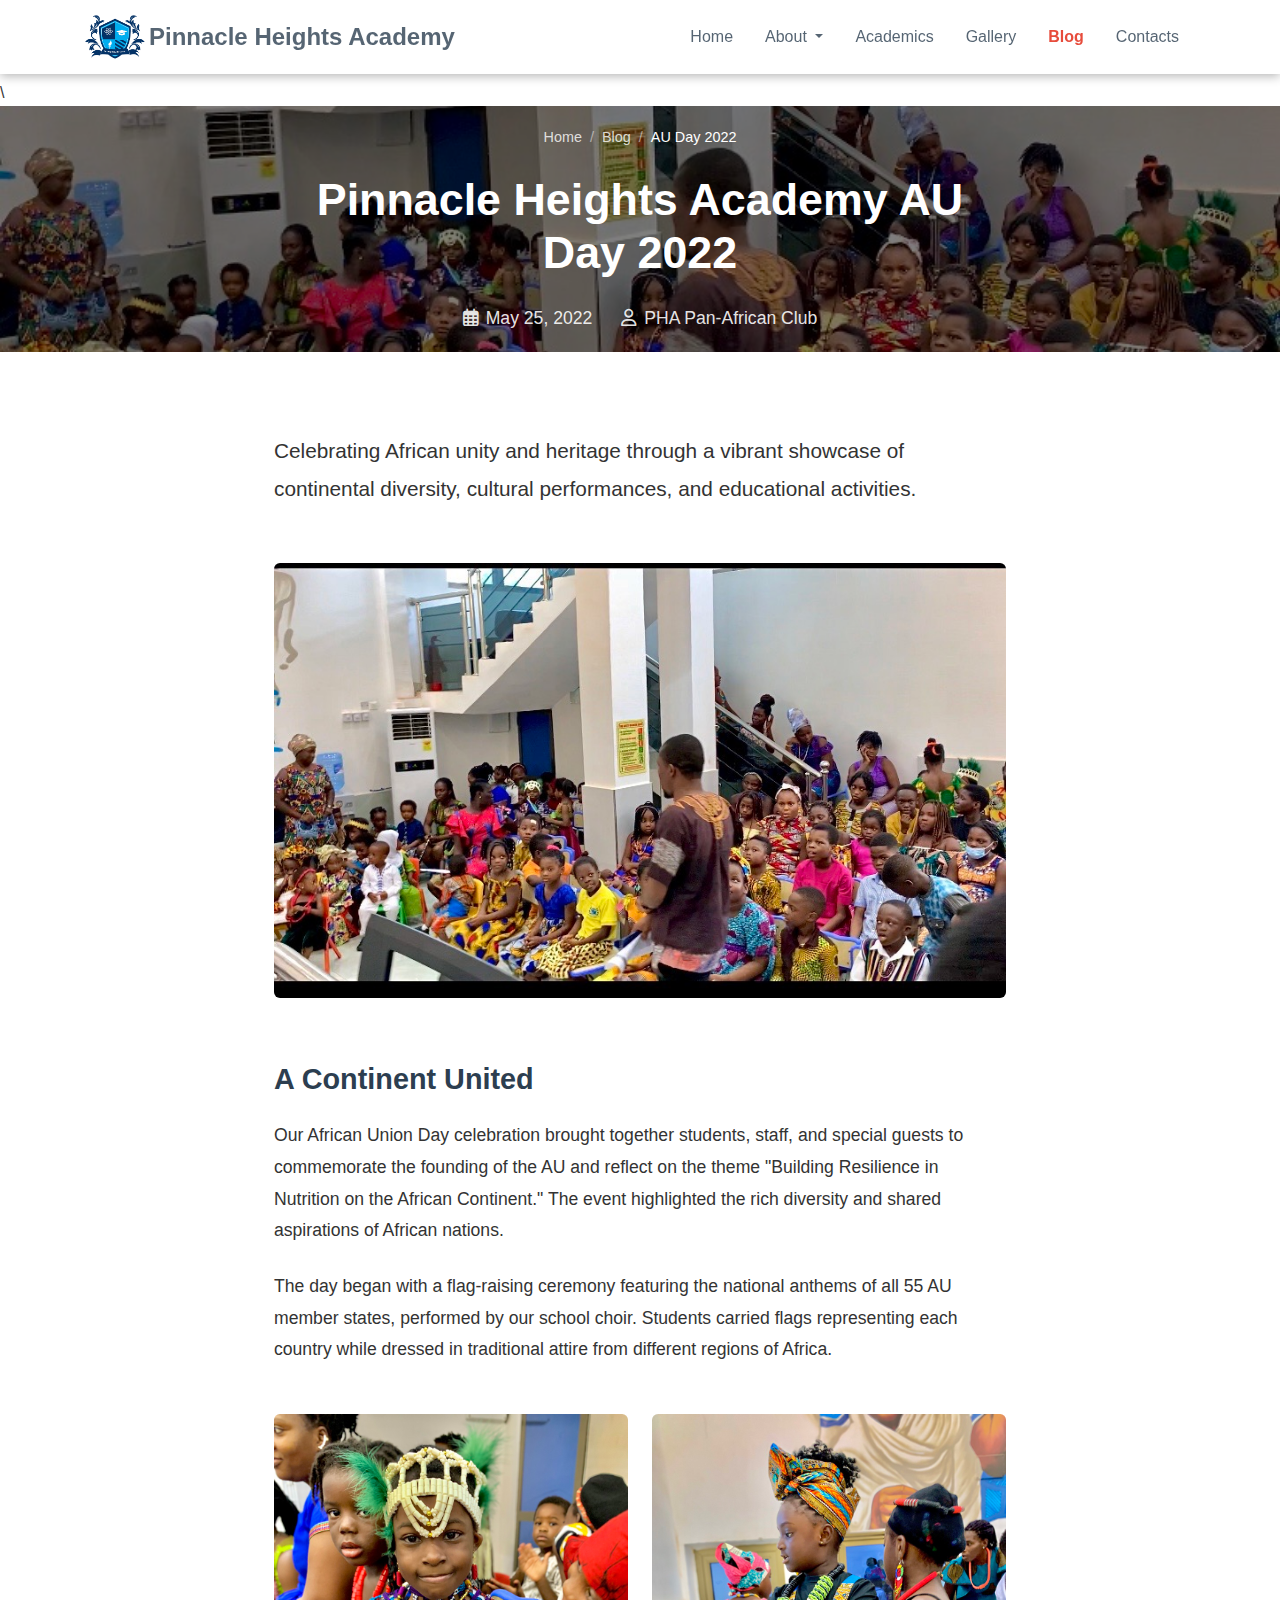
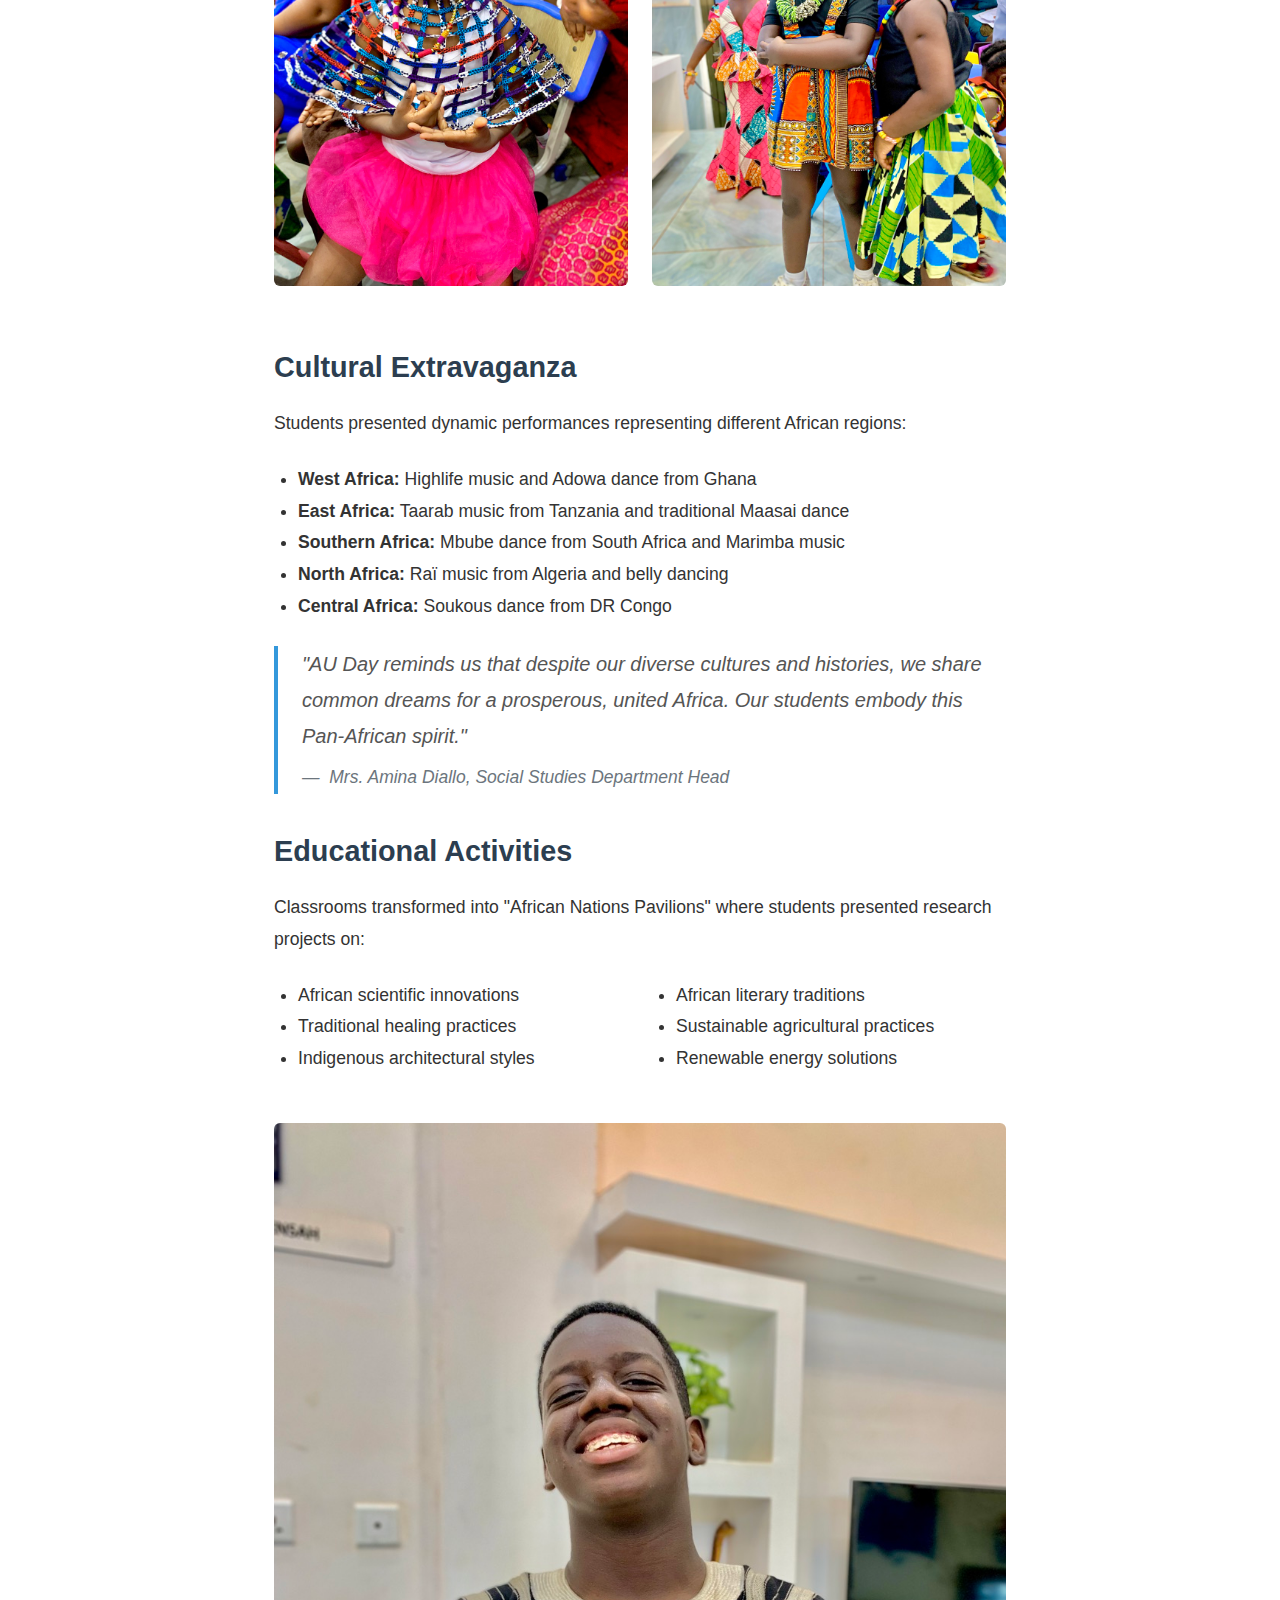
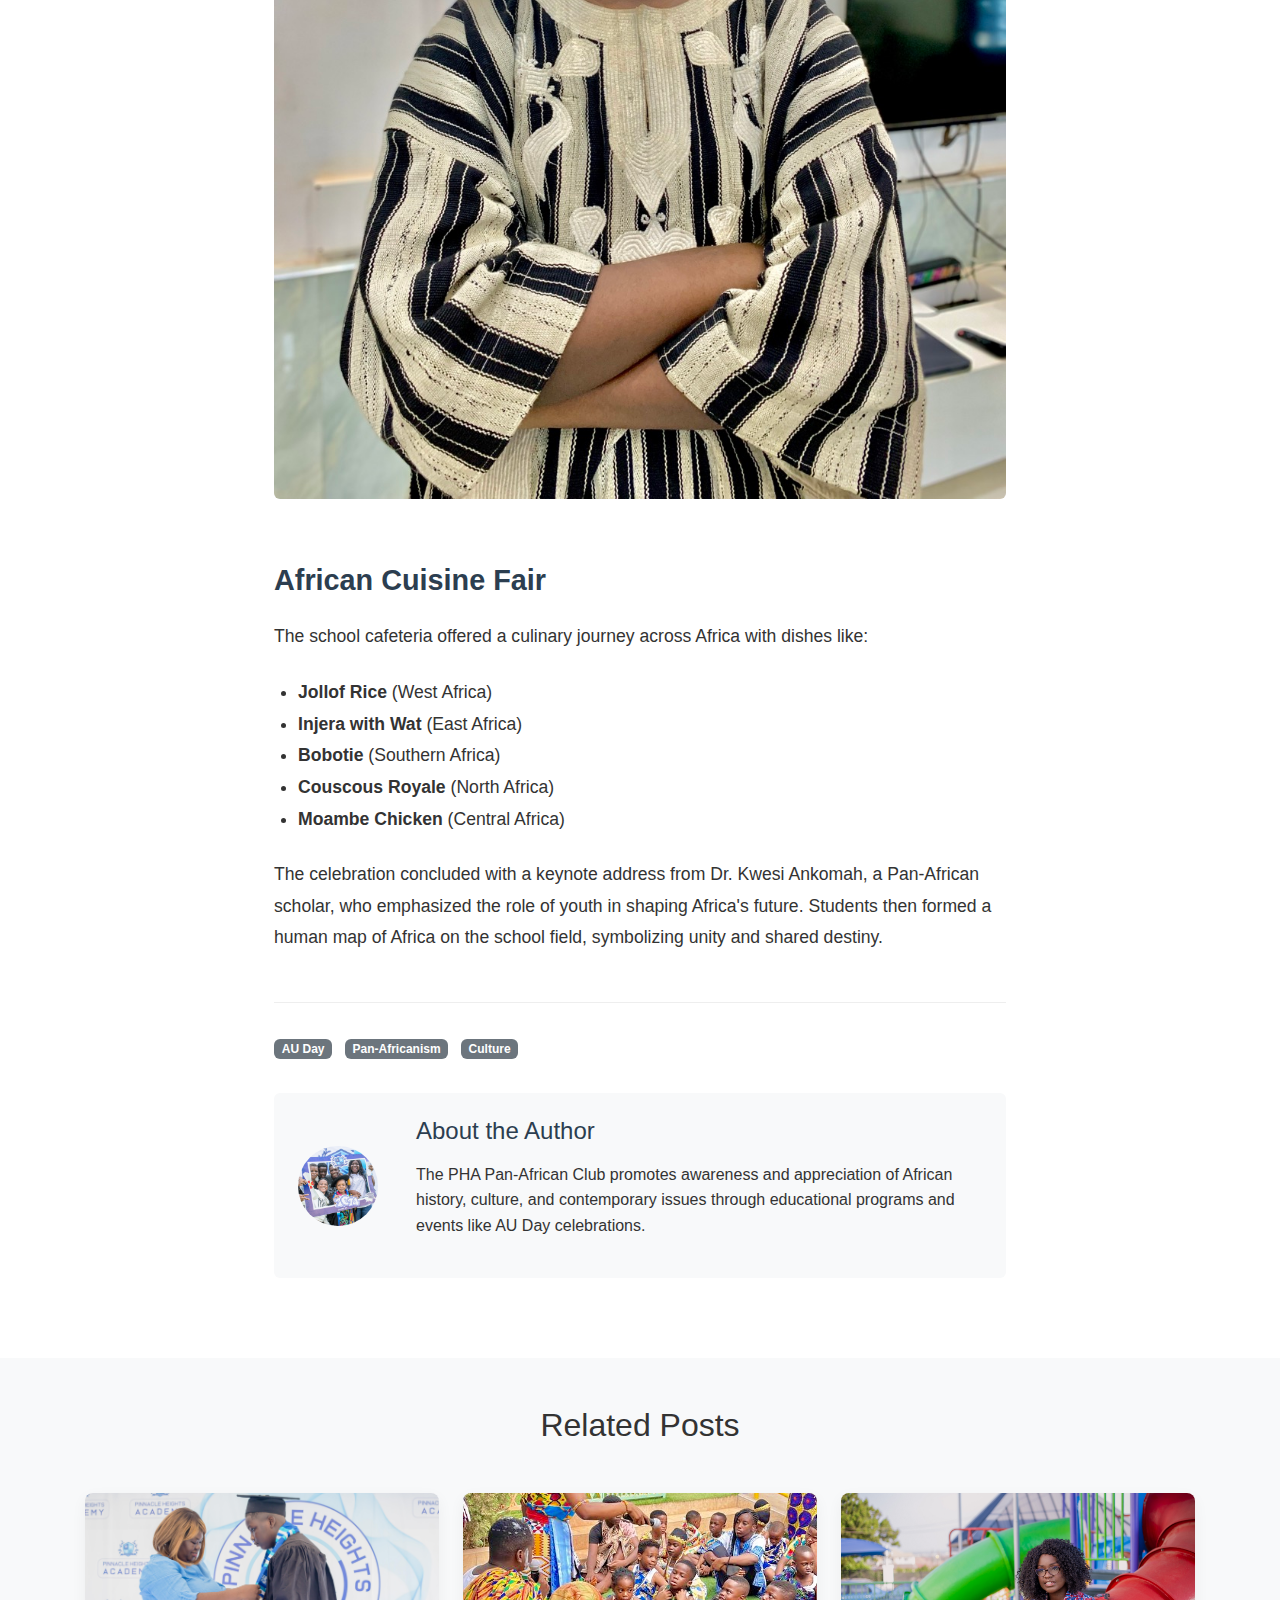
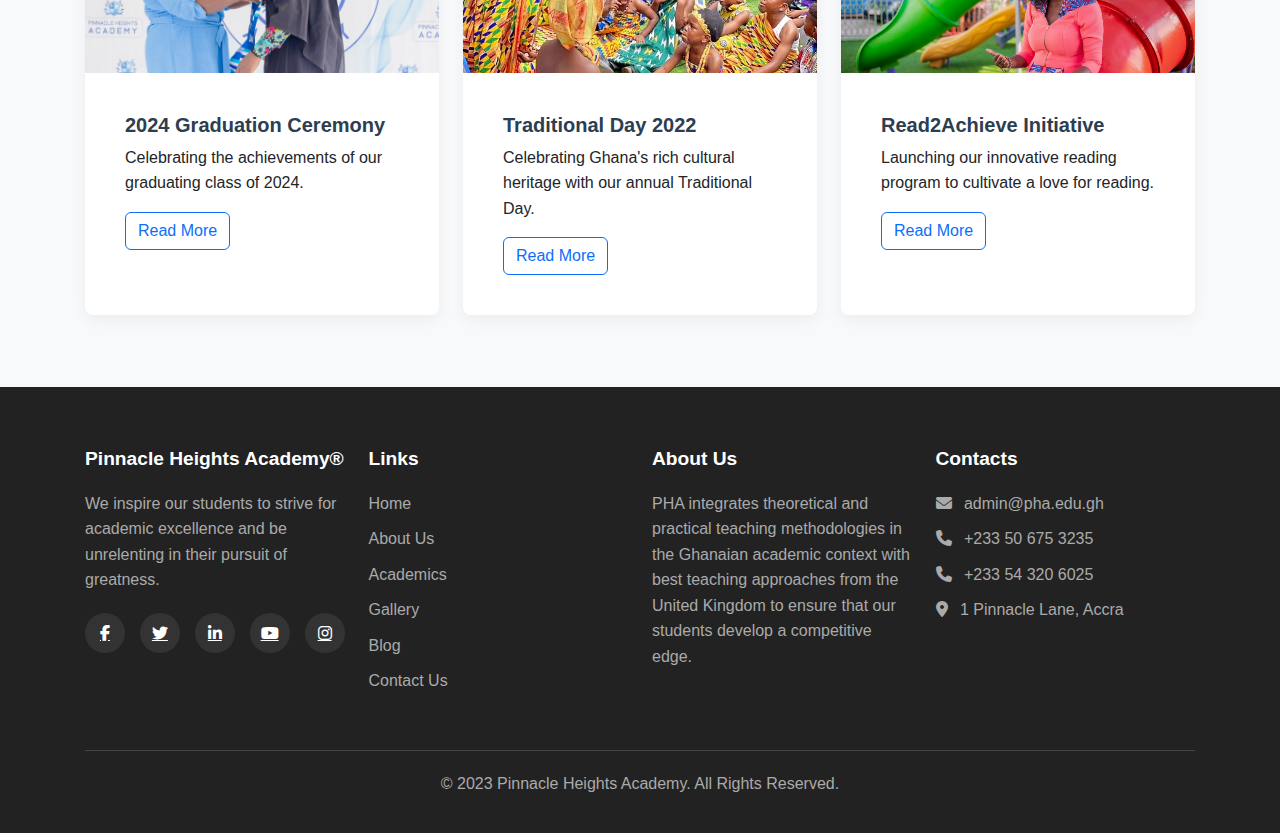
<file: pages/post/au-day-2022.html>
<!DOCTYPE html>
<html lang="en">
  <head>
    <meta charset="UTF-8" />
    <meta name="viewport" content="width=device-width, initial-scale=1.0" />
    <title>Blog Post | Pinnacle Heights Academy</title>

    <!-- Favicon Configuration for All Devices -->
    <!-- Standard favicon (all browsers) -->
    <link rel="icon" href="../../assets/images/logo.png" type="image/x-icon" />
    <link
      rel="icon"
      href="../../assets/images/logo.png"
      type="image/png"
      sizes="16x16"
    />
    <link
      rel="icon"
      href="../../assets/images/logo.png"
      type="image/png"
      sizes="32x32"
    />

    <!-- Apple Touch Icon (iOS devices) -->
    <link rel="apple-touch-icon" href="../../assets/images/logo.png" />

    <!-- Android/Chrome -->
    <link rel="icon" sizes="192x192" href="../../assets/images/logo.png" />
    <link rel="icon" sizes="512x512" href="../../assets/images/logo.png" />

    <!-- Safari Pinned Tab -->
    <link rel="mask-icon" href="../../assets/images/logo.png" color="#2c3e50" />

    <!-- Microsoft Tiles -->
    <meta
      name="msapplication-TileImage"
      content="../../assets/images/logo.png"
    />
    <meta name="msapplication-TileColor" content="#2c3e50" />

    <!-- Cache Buster (change v=1 when updating favicon) -->
    <meta name="theme-color" content="#2c3e50" />

    <!-- Bootstrap CSS -->
    <link
      href="https://cdn.jsdelivr.net/npm/bootstrap@5.3.0/dist/css/bootstrap.min.css"
      rel="stylesheet"
    />
    <!-- Font Awesome -->
    <link
      rel="stylesheet"
      href="https://cdnjs.cloudflare.com/ajax/libs/font-awesome/6.4.0/css/all.min.css"
    />
    <!-- Main CSS -->
    <link rel="stylesheet" href="../../assets/styles/main.css" />
    <!-- About CSS -->
    <link rel="stylesheet" href="../../assets/styles/about.css" />
    \
    <!-- Blog CSS -->
    <link rel="stylesheet" href="../../assets/styles/blog.css" />
    <!-- Blog Post CSS -->
    <link rel="stylesheet" href="../../assets/styles/blog-post.css" />
  </head>

  <body>
    <!-- Navigation Bar -->
    <nav class="navbar navbar-expand-lg navbar-dark fixed-top">
      <div class="container">
        <a class="navbar-brand-logo me-auto" href="#">
          <img
            src="../../assets/images/logo.png"
            class="me-1"
            alt="School Logo"
            width="60"
          />
          <span>Pinnacle Heights Academy</span>
        </a>
        <button
          class="navbar-toggler ms-auto"
          type="button"
          data-bs-toggle="collapse"
          data-bs-target="#navbarNav"
          aria-controls="navbarNav"
          aria-expanded="false"
          aria-label="Toggle navigation"
        >
          <span class="navbar-toggler-icon"></span>
        </button>
        <div class="collapse navbar-collapse flex-grow-0" id="navbarNav">
          <ul class="navbar-nav">
            <li class="nav-item">
              <a class="nav-link" href="../../index.html">Home</a>
            </li>
            <li class="nav-item dropdown">
              <a
                class="nav-link dropdown-toggle"
                href="#"
                id="aboutDropdown"
                role="button"
                data-bs-toggle="dropdown"
                aria-expanded="false"
              >
                About
              </a>
              <ul class="dropdown-menu" aria-labelledby="aboutDropdown">
                <li>
                  <a class="dropdown-item" href="../about-pha.html"
                    >About PHA</a
                  >
                </li>
                <li>
                  <a class="dropdown-item" href="../about-bod.html"
                    >Board of Directors</a
                  >
                </li>
                <li>
                  <a class="dropdown-item" href="../about-management.html"
                    >Management Team</a
                  >
                </li>
                <li>
                  <a class="dropdown-item" href="../about-teaching-staff.html"
                    >Teaching Staff</a
                  >
                </li>
              </ul>
            </li>
            <li class="nav-item">
              <a class="nav-link" href="../academics.html">Academics</a>
            </li>
            <li class="nav-item">
              <a class="nav-link" href="../gallery.html">Gallery</a>
            </li>
            <li class="nav-item">
              <a class="nav-link active" href="../blog.html">Blog</a>
            </li>
            <li class="nav-item">
              <a class="nav-link" href="../contact.html">Contacts</a>
            </li>
          </ul>
        </div>
      </div>
    </nav>

    <!-- Blog Post Hero Section -->
    <section
      class="blog-post-hero"
      style="
        background-image: linear-gradient(
            rgba(0, 0, 0, 0.5),
            rgba(0, 0, 0, 0.5)
          ),
          url('../../assets/images/au-day-2022-hero.jpeg');
      "
    >
      <div class="container">
        <div class="row align-items-center">
          <div class="col-lg-8 mx-auto text-center">
            <nav aria-label="breadcrumb">
              <ol class="breadcrumb justify-content-center">
                <li class="breadcrumb-item">
                  <a href="../../index.html">Home</a>
                </li>
                <li class="breadcrumb-item">
                  <a href="../blog.html">Blog</a>
                </li>
                <li class="breadcrumb-item active" aria-current="page">
                  AU Day 2022
                </li>
              </ol>
            </nav>
            <h1>Pinnacle Heights Academy AU Day 2022</h1>
            <div class="post-meta">
              <span class="date"
                ><i class="far fa-calendar-alt me-2"></i>May 25, 2022</span
              >
              <span class="author ms-4"
                ><i class="far fa-user me-2"></i>PHA Pan-African Club</span
              >
            </div>
          </div>
        </div>
      </div>
    </section>

    <!-- Blog Post Content -->
    <section class="blog-post-content">
      <div class="container">
        <div class="row">
          <div class="col-lg-8 mx-auto">
            <article>
              <p class="lead">
                Celebrating African unity and heritage through a vibrant
                showcase of continental diversity, cultural performances, and
                educational activities.
              </p>

              <img
                src="../../assets/images/au-day-2022.jpeg"
                alt="AU Day celebration"
                class="img-fluid rounded mb-4"
              />

              <h2>A Continent United</h2>
              <p>
                Our African Union Day celebration brought together students,
                staff, and special guests to commemorate the founding of the AU
                and reflect on the theme "Building Resilience in Nutrition on
                the African Continent." The event highlighted the rich diversity
                and shared aspirations of African nations.
              </p>

              <p>
                The day began with a flag-raising ceremony featuring the
                national anthems of all 55 AU member states, performed by our
                school choir. Students carried flags representing each country
                while dressed in traditional attire from different regions of
                Africa.
              </p>

              <div class="row my-4">
                <div class="col-md-6">
                  <img
                    src="../../assets/images/au-day-2022-2.jpeg"
                    alt="Flag procession"
                    class="img-fluid rounded"
                  />
                </div>
                <div class="col-md-6">
                  <img
                    src="../../assets/images/au-day-2022-3.jpeg"
                    alt="Cultural performance"
                    class="img-fluid rounded"
                  />
                </div>
              </div>

              <h2>Cultural Extravaganza</h2>
              <p>
                Students presented dynamic performances representing different
                African regions:
              </p>
              <ul>
                <li>
                  <strong>West Africa:</strong> Highlife music and Adowa dance
                  from Ghana
                </li>
                <li>
                  <strong>East Africa:</strong> Taarab music from Tanzania and
                  traditional Maasai dance
                </li>
                <li>
                  <strong>Southern Africa:</strong> Mbube dance from South
                  Africa and Marimba music
                </li>
                <li>
                  <strong>North Africa:</strong> Raï music from Algeria and
                  belly dancing
                </li>
                <li>
                  <strong>Central Africa:</strong> Soukous dance from DR Congo
                </li>
              </ul>

              <blockquote class="blockquote my-4">
                <p>
                  "AU Day reminds us that despite our diverse cultures and
                  histories, we share common dreams for a prosperous, united
                  Africa. Our students embody this Pan-African spirit."
                </p>
                <footer class="blockquote-footer">
                  Mrs. Amina Diallo, <cite>Social Studies Department Head</cite>
                </footer>
              </blockquote>

              <h2>Educational Activities</h2>
              <p>
                Classrooms transformed into "African Nations Pavilions" where
                students presented research projects on:
              </p>

              <div class="row">
                <div class="col-md-6">
                  <ul>
                    <li>African scientific innovations</li>
                    <li>Traditional healing practices</li>
                    <li>Indigenous architectural styles</li>
                  </ul>
                </div>
                <div class="col-md-6">
                  <ul>
                    <li>African literary traditions</li>
                    <li>Sustainable agricultural practices</li>
                    <li>Renewable energy solutions</li>
                  </ul>
                </div>
              </div>

              <img
                src="../../assets/images/au-day-2022-4.jpeg"
                alt="Student presentations"
                class="img-fluid rounded mb-4"
              />

              <h2>African Cuisine Fair</h2>
              <p>
                The school cafeteria offered a culinary journey across Africa
                with dishes like:
              </p>
              <ul>
                <li><strong>Jollof Rice</strong> (West Africa)</li>
                <li><strong>Injera with Wat</strong> (East Africa)</li>
                <li><strong>Bobotie</strong> (Southern Africa)</li>
                <li><strong>Couscous Royale</strong> (North Africa)</li>
                <li><strong>Moambe Chicken</strong> (Central Africa)</li>
              </ul>

              <p>
                The celebration concluded with a keynote address from Dr. Kwesi
                Ankomah, a Pan-African scholar, who emphasized the role of youth
                in shaping Africa's future. Students then formed a human map of
                Africa on the school field, symbolizing unity and shared
                destiny.
              </p>
            </article>

            <div class="post-footer mt-5">
              <div class="tags mb-4">
                <span class="badge bg-secondary me-2">AU Day</span>
                <span class="badge bg-secondary me-2">Pan-Africanism</span>
                <span class="badge bg-secondary me-2">Culture</span>
              </div>

              <div class="author-box bg-light p-4 rounded">
                <div class="row align-items-center">
                  <div class="col-md-2">
                    <img
                      src="../../assets/images/author-photo.jpg"
                      alt="Pan-African Club"
                      class="img-fluid rounded-circle"
                    />
                  </div>
                  <div class="col-md-10">
                    <h4>About the Author</h4>
                    <p>
                      The PHA Pan-African Club promotes awareness and
                      appreciation of African history, culture, and contemporary
                      issues through educational programs and events like AU Day
                      celebrations.
                    </p>
                  </div>
                </div>
              </div>
            </div>
          </div>
        </div>
      </div>
    </section>

    <!-- Related Posts -->
    <section class="related-posts py-5 bg-light">
      <div class="container">
        <h2 class="text-center mb-5">Related Posts</h2>
        <div class="row">
          <div class="col-md-4 mb-4">
            <div class="card h-100">
              <img
                src="../../assets/images/graduation-2024.jpg"
                class="card-img-top"
                alt="Graduation 2024"
              />
              <div class="card-body">
                <h5 class="card-title">2024 Graduation Ceremony</h5>
                <p class="card-text">
                  Celebrating the achievements of our graduating class of 2024.
                </p>
                <a href="./graduation-2024.html" class="btn btn-outline-primary"
                  >Read More</a
                >
              </div>
            </div>
          </div>
          <div class="col-md-4 mb-4">
            <div class="card h-100">
              <img
                src="../../assets/images/traditional-day-2022.jpg"
                class="card-img-top"
                alt="Traditional Day"
              />
              <div class="card-body">
                <h5 class="card-title">Traditional Day 2022</h5>
                <p class="card-text">
                  Celebrating Ghana's rich cultural heritage with our annual
                  Traditional Day.
                </p>
                <a
                  href="./traditional-day-2022.html"
                  class="btn btn-outline-primary"
                  >Read More</a
                >
              </div>
            </div>
          </div>
          <div class="col-md-4 mb-4">
            <div class="card h-100">
              <img
                src="../../assets/images/read2achieve2.jpg"
                class="card-img-top"
                alt="Read2Achieve"
              />
              <div class="card-body">
                <h5 class="card-title">Read2Achieve Initiative</h5>
                <p class="card-text">
                  Launching our innovative reading program to cultivate a love
                  for reading.
                </p>
                <a href="./read2achieve.html" class="btn btn-outline-primary"
                  >Read More</a
                >
              </div>
            </div>
          </div>
        </div>
      </div>
    </section>

    <!-- Footer -->
    <footer class="footer">
      <div class="container">
        <div class="row">
          <div class="col-lg-3 col-md-6 mb-4 mb-lg-0">
            <h3 class="footer-title">Pinnacle Heights Academy®</h3>
            <p>
              We inspire our students to strive for academic excellence and be
              unrelenting in their pursuit of greatness.
            </p>
            <div class="social-links">
              <a
                href="https://web.facebook.com/people/Pinnacle-Heights-Academy/100057217218964/"
                target="_blank"
                class="social-link"
                ><i class="fab fa-facebook-f"></i
              ></a>
              <a href="#" class="social-link"><i class="fab fa-twitter"></i></a>
              <a href="#" class="social-link"
                ><i class="fab fa-linkedin-in"></i
              ></a>
              <a href="#" class="social-link"><i class="fab fa-youtube"></i></a>
              <a
                href="https://www.instagram.com/pinnacleheightsacademy/"
                target="_blank"
                class="social-link"
                ><i class="fab fa-instagram"></i
              ></a>
            </div>
          </div>
          <div class="col-lg-3 col-md-6 mb-4 mb-lg-0">
            <h3 class="footer-title">Links</h3>
            <ul class="footer-links">
              <li><a href="../../index.html">Home</a></li>
              <li><a href="../about-pha.html">About Us</a></li>
              <li><a href="../academics.html">Academics</a></li>
              <li><a href="../gallery.html">Gallery</a></li>
              <li><a href="../blog.html">Blog</a></li>
              <li><a href="../contact.html">Contact Us</a></li>
            </ul>
          </div>
          <div class="col-lg-3 col-md-6 mb-4 mb-lg-0">
            <h3 class="footer-title">About Us</h3>
            <p>
              PHA integrates theoretical and practical teaching methodologies in
              the Ghanaian academic context with best teaching approaches from
              the United Kingdom to ensure that our students develop a
              competitive edge.
            </p>
          </div>
          <div class="col-lg-3 col-md-6">
            <h3 class="footer-title">Contacts</h3>
            <ul class="footer-links">
              <li>
                <i class="fas fa-envelope me-2"></i>
                <a href="mailto:admin@pha.edu.gh">admin@pha.edu.gh</a>
              </li>
              <li>
                <i class="fas fa-phone me-2"></i>
                <a href="tel:+233506753235">+233 50 675 3235</a>
              </li>
              <li>
                <i class="fas fa-phone me-2"></i>
                <a href="tel:+233543206025">+233 54 320 6025</a>
              </li>
              <li>
                <i class="fas fa-map-marker-alt me-2"></i>
                <a
                  href="https://maps.app.goo.gl/7eamoqUVCuYpodAE6"
                  target="_blank"
                  rel="noopener noreferrer"
                >
                  1 Pinnacle Lane, Accra
                </a>
              </li>
            </ul>
          </div>
        </div>
        <div class="copyright">
          <p>&copy; 2023 Pinnacle Heights Academy. All Rights Reserved.</p>
        </div>
      </div>
    </footer>

    <!-- Bootstrap JS Bundle with Popper -->
    <script src="https://cdn.jsdelivr.net/npm/bootstrap@5.3.0/dist/js/bootstrap.bundle.min.js"></script>
    <!-- Main JS -->
    <script src="../../assets/js/main.js"></script>
  </body>
</html>
</file>
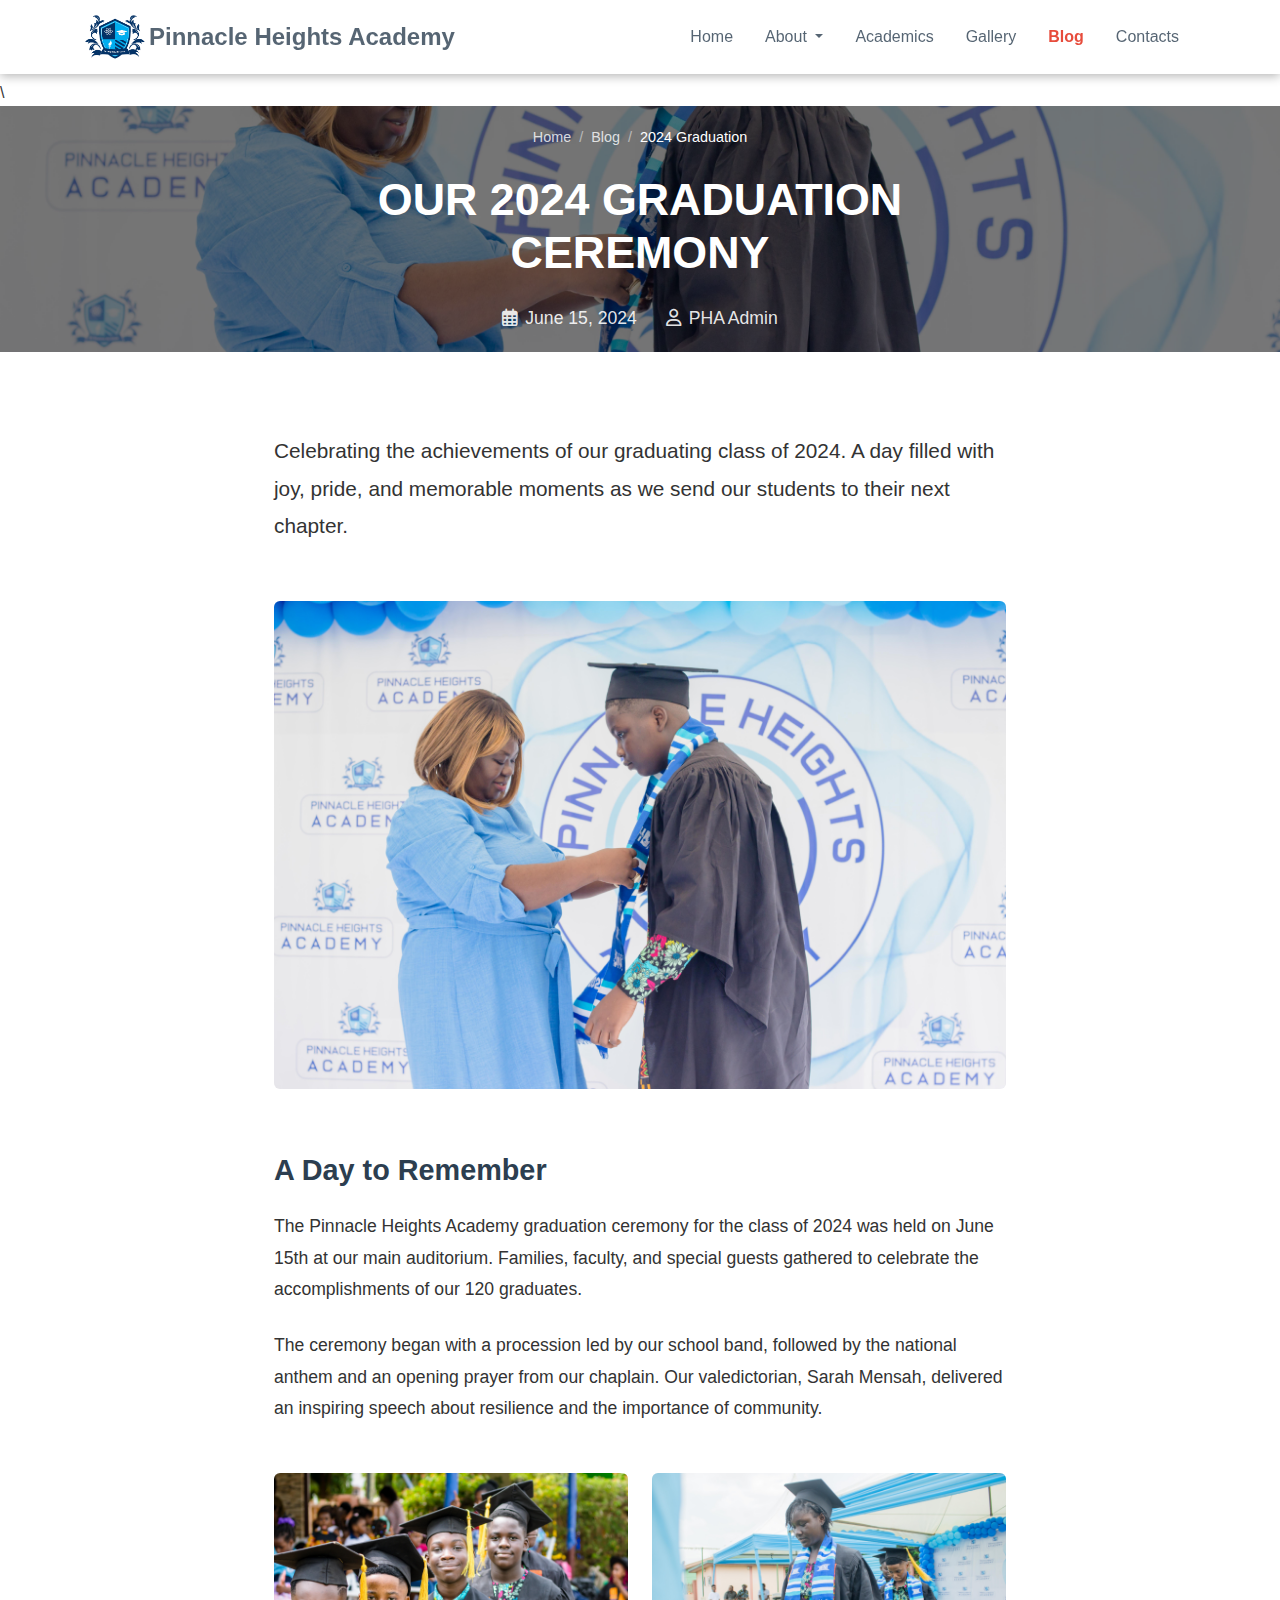
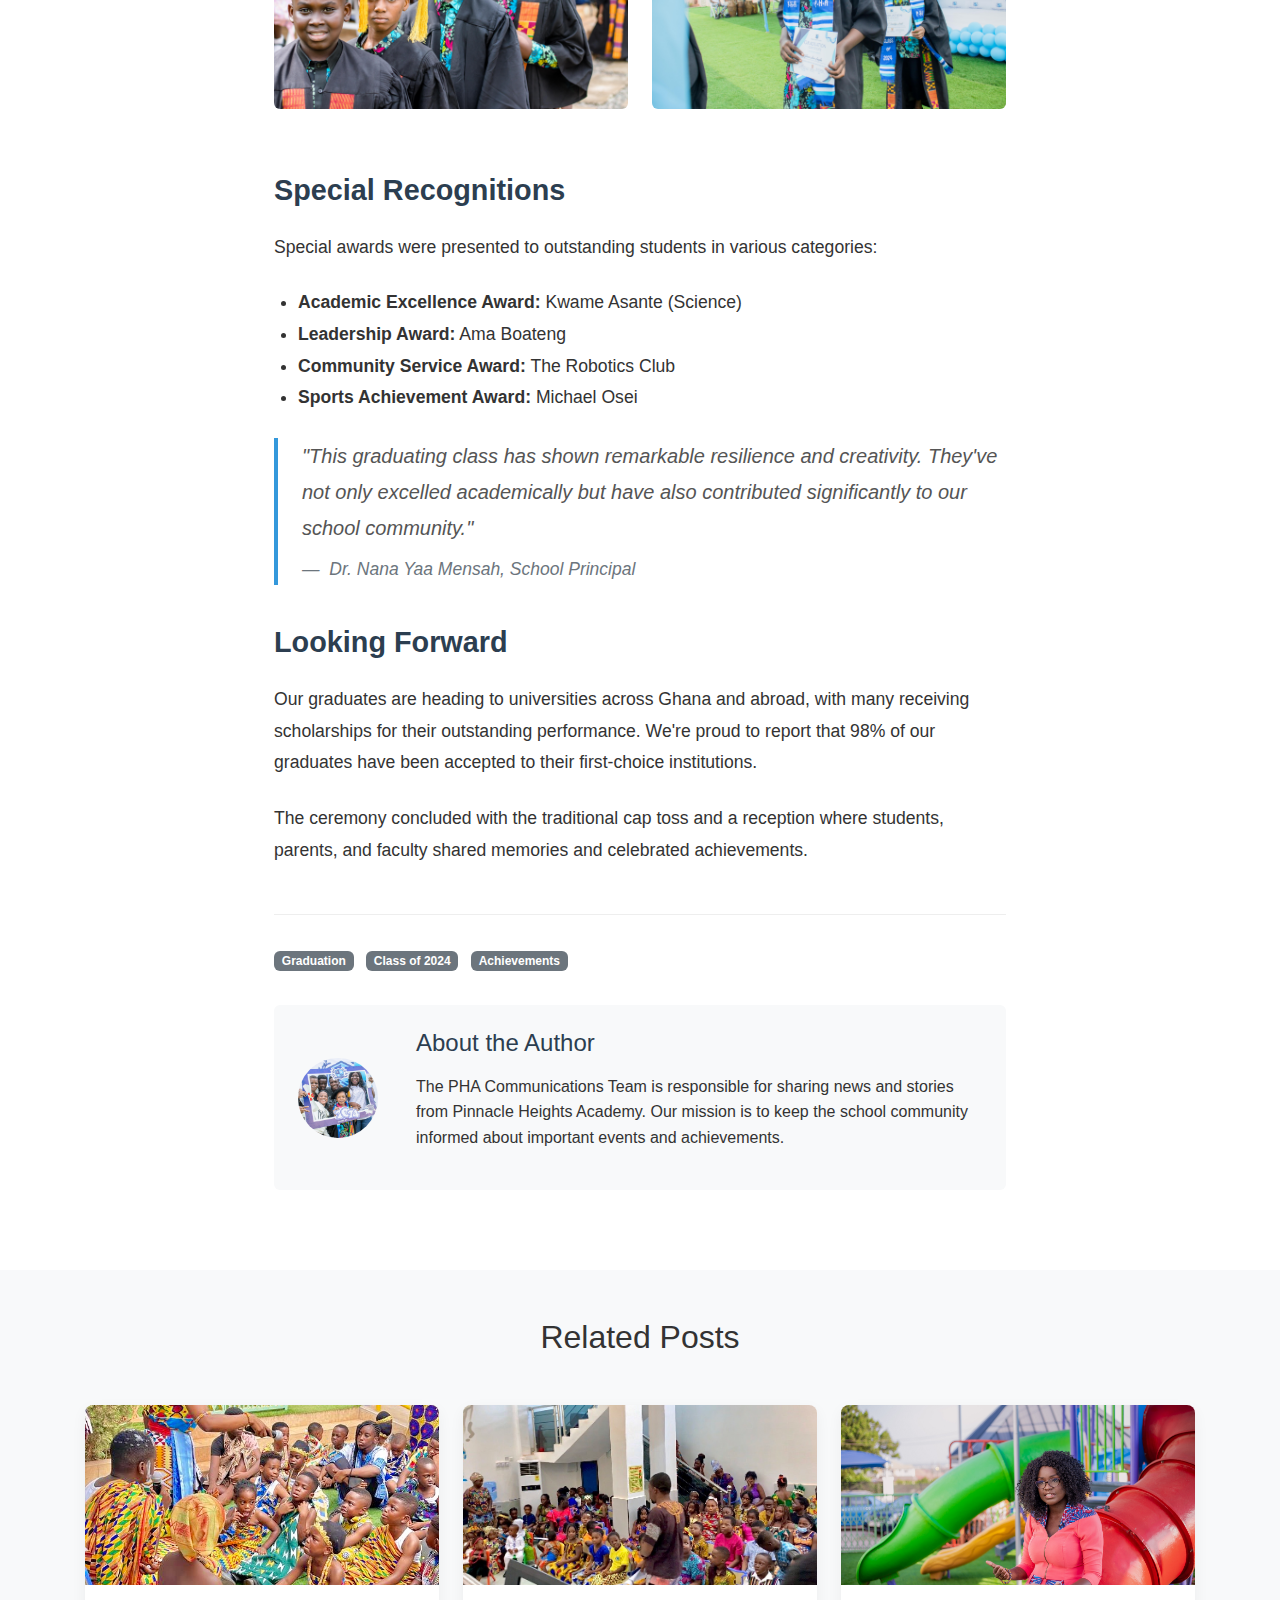
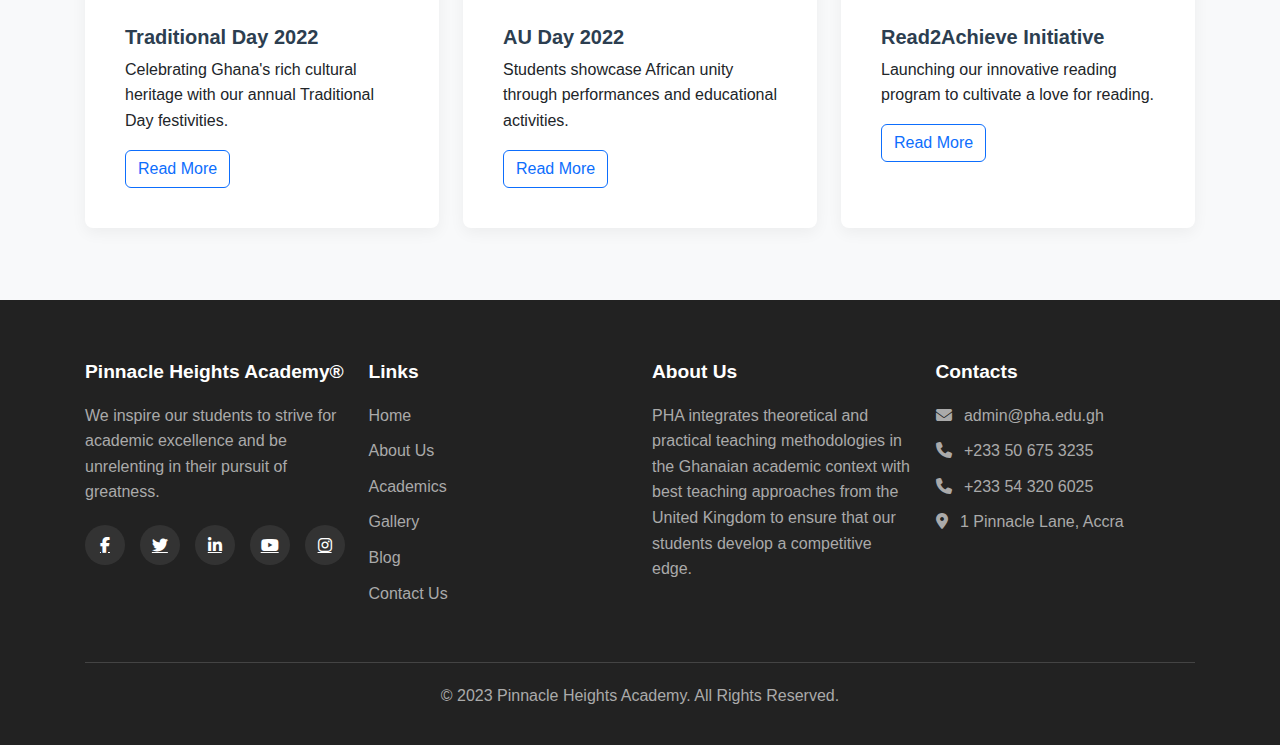
<file: pages/post/graduation-2024.html>
<!DOCTYPE html>
<html lang="en">
  <head>
    <meta charset="UTF-8" />
    <meta name="viewport" content="width=device-width, initial-scale=1.0" />
    <title>Blog Post | Pinnacle Heights Academy</title>

    <!-- Favicon Configuration for All Devices -->
    <!-- Standard favicon (all browsers) -->
    <link rel="icon" href="../../assets/images/logo.png" type="image/x-icon" />
    <link
      rel="icon"
      href="../../assets/images/logo.png"
      type="image/png"
      sizes="16x16"
    />
    <link
      rel="icon"
      href="../../assets/images/logo.png"
      type="image/png"
      sizes="32x32"
    />

    <!-- Apple Touch Icon (iOS devices) -->
    <link rel="apple-touch-icon" href="../../assets/images/logo.png" />

    <!-- Android/Chrome -->
    <link rel="icon" sizes="192x192" href="../../assets/images/logo.png" />
    <link rel="icon" sizes="512x512" href="../../assets/images/logo.png" />

    <!-- Safari Pinned Tab -->
    <link rel="mask-icon" href="../../assets/images/logo.png" color="#2c3e50" />

    <!-- Microsoft Tiles -->
    <meta
      name="msapplication-TileImage"
      content="../../assets/images/logo.png"
    />
    <meta name="msapplication-TileColor" content="#2c3e50" />

    <!-- Cache Buster (change v=1 when updating favicon) -->
    <meta name="theme-color" content="#2c3e50" />

    <!-- Bootstrap CSS -->
    <link
      href="https://cdn.jsdelivr.net/npm/bootstrap@5.3.0/dist/css/bootstrap.min.css"
      rel="stylesheet"
    />
    <!-- Font Awesome -->
    <link
      rel="stylesheet"
      href="https://cdnjs.cloudflare.com/ajax/libs/font-awesome/6.4.0/css/all.min.css"
    />
    <!-- Main CSS -->
    <link rel="stylesheet" href="../../assets/styles/main.css" />
    <!-- About CSS -->
    <link rel="stylesheet" href="../../assets/styles/about.css" />
    \
    <!-- Blog CSS -->
    <link rel="stylesheet" href="../../assets/styles/blog.css" />
    <!-- Blog Post CSS -->
    <link rel="stylesheet" href="../../assets/styles/blog-post.css" />
  </head>

  <body>
    <!-- Navigation Bar -->
    <nav class="navbar navbar-expand-lg navbar-dark fixed-top">
      <div class="container">
        <a class="navbar-brand-logo me-auto" href="#">
          <img
            src="../../assets/images/logo.png"
            class="me-1"
            alt="School Logo"
            width="60"
          />
          <span>Pinnacle Heights Academy</span>
        </a>
        <button
          class="navbar-toggler ms-auto"
          type="button"
          data-bs-toggle="collapse"
          data-bs-target="#navbarNav"
          aria-controls="navbarNav"
          aria-expanded="false"
          aria-label="Toggle navigation"
        >
          <span class="navbar-toggler-icon"></span>
        </button>
        <div class="collapse navbar-collapse flex-grow-0" id="navbarNav">
          <ul class="navbar-nav">
            <li class="nav-item">
              <a class="nav-link" href="../../index.html">Home</a>
            </li>
            <li class="nav-item dropdown">
              <a
                class="nav-link dropdown-toggle"
                href="#"
                id="aboutDropdown"
                role="button"
                data-bs-toggle="dropdown"
                aria-expanded="false"
              >
                About
              </a>
              <ul class="dropdown-menu" aria-labelledby="aboutDropdown">
                <li>
                  <a class="dropdown-item" href="../about-pha.html"
                    >About PHA</a
                  >
                </li>
                <li>
                  <a class="dropdown-item" href="../about-bod.html"
                    >Board of Directors</a
                  >
                </li>
                <li>
                  <a class="dropdown-item" href="../about-management.html"
                    >Management Team</a
                  >
                </li>
                <li>
                  <a class="dropdown-item" href="../about-teaching-staff.html"
                    >Teaching Staff</a
                  >
                </li>
              </ul>
            </li>
            <li class="nav-item">
              <a class="nav-link" href="../academics.html">Academics</a>
            </li>
            <li class="nav-item">
              <a class="nav-link" href="../gallery.html">Gallery</a>
            </li>
            <li class="nav-item">
              <a class="nav-link active" href="../blog.html">Blog</a>
            </li>
            <li class="nav-item">
              <a class="nav-link" href="../contact.html">Contacts</a>
            </li>
          </ul>
        </div>
      </div>
    </nav>

    <!-- Blog Post Hero Section -->
    <section
      class="blog-post-hero"
      style="
        background-image: linear-gradient(
            rgba(0, 0, 0, 0.5),
            rgba(0, 0, 0, 0.5)
          ),
          url('../../assets/images/graduation-2024-hero.jpg');
      "
    >
      <div class="container">
        <div class="row align-items-center">
          <div class="col-lg-8 mx-auto text-center">
            <nav aria-label="breadcrumb">
              <ol class="breadcrumb justify-content-center">
                <li class="breadcrumb-item">
                  <a href="../../index.html">Home</a>
                </li>
                <li class="breadcrumb-item"><a href="../blog.html">Blog</a></li>
                <li class="breadcrumb-item active" aria-current="page">
                  2024 Graduation
                </li>
              </ol>
            </nav>
            <h1>OUR 2024 GRADUATION CEREMONY</h1>
            <div class="post-meta">
              <span class="date"
                ><i class="far fa-calendar-alt me-2"></i>June 15, 2024</span
              >
              <span class="author ms-4"
                ><i class="far fa-user me-2"></i>PHA Admin</span
              >
            </div>
          </div>
        </div>
      </div>
    </section>

    <!-- Blog Post Content -->
    <section class="blog-post-content">
      <div class="container">
        <div class="row">
          <div class="col-lg-8 mx-auto">
            <article>
              <p class="lead">
                Celebrating the achievements of our graduating class of 2024. A
                day filled with joy, pride, and memorable moments as we send our
                students to their next chapter.
              </p>

              <img
                src="../../assets/images/graduation-2024.jpg"
                alt="Graduation ceremony"
                class="img-fluid rounded mb-4"
              />

              <h2>A Day to Remember</h2>
              <p>
                The Pinnacle Heights Academy graduation ceremony for the class
                of 2024 was held on June 15th at our main auditorium. Families,
                faculty, and special guests gathered to celebrate the
                accomplishments of our 120 graduates.
              </p>

              <p>
                The ceremony began with a procession led by our school band,
                followed by the national anthem and an opening prayer from our
                chaplain. Our valedictorian, Sarah Mensah, delivered an
                inspiring speech about resilience and the importance of
                community.
              </p>

              <div class="row my-4">
                <div class="col-md-6">
                  <img
                    src="../../assets/images/graduation-2024-2.jpg"
                    alt="Graduates throwing caps"
                    class="img-fluid rounded"
                  />
                </div>
                <div class="col-md-6">
                  <img
                    src="../../assets/images/graduation-2024-3.jpg"
                    alt="Graduate receiving diploma"
                    class="img-fluid rounded"
                  />
                </div>
              </div>

              <h2>Special Recognitions</h2>
              <p>
                Special awards were presented to outstanding students in various
                categories:
              </p>
              <ul>
                <li>
                  <strong>Academic Excellence Award:</strong> Kwame Asante
                  (Science)
                </li>
                <li><strong>Leadership Award:</strong> Ama Boateng</li>
                <li>
                  <strong>Community Service Award:</strong> The Robotics Club
                </li>
                <li><strong>Sports Achievement Award:</strong> Michael Osei</li>
              </ul>

              <blockquote class="blockquote my-4">
                <p>
                  "This graduating class has shown remarkable resilience and
                  creativity. They've not only excelled academically but have
                  also contributed significantly to our school community."
                </p>
                <footer class="blockquote-footer">
                  Dr. Nana Yaa Mensah, <cite>School Principal</cite>
                </footer>
              </blockquote>

              <h2>Looking Forward</h2>
              <p>
                Our graduates are heading to universities across Ghana and
                abroad, with many receiving scholarships for their outstanding
                performance. We're proud to report that 98% of our graduates
                have been accepted to their first-choice institutions.
              </p>

              <p>
                The ceremony concluded with the traditional cap toss and a
                reception where students, parents, and faculty shared memories
                and celebrated achievements.
              </p>
            </article>

            <div class="post-footer mt-5">
              <div class="tags mb-4">
                <span class="badge bg-secondary me-2">Graduation</span>
                <span class="badge bg-secondary me-2">Class of 2024</span>
                <span class="badge bg-secondary me-2">Achievements</span>
              </div>

              <div class="author-box bg-light p-4 rounded">
                <div class="row align-items-center">
                  <div class="col-md-2">
                    <img
                      src="../../assets/images/author-photo.jpg"
                      alt="Author"
                      class="img-fluid rounded-circle"
                    />
                  </div>
                  <div class="col-md-10">
                    <h4>About the Author</h4>
                    <p>
                      The PHA Communications Team is responsible for sharing
                      news and stories from Pinnacle Heights Academy. Our
                      mission is to keep the school community informed about
                      important events and achievements.
                    </p>
                  </div>
                </div>
              </div>
            </div>
          </div>
        </div>
      </div>
    </section>

    <!-- Related Posts -->
    <section class="related-posts py-5 bg-light">
      <div class="container">
        <h2 class="text-center mb-5">Related Posts</h2>
        <div class="row">
          <div class="col-md-4 mb-4">
            <div class="card h-100">
              <img
                src="../../assets/images/traditional-day-2022.jpg"
                class="card-img-top"
                alt="Traditional Day"
              />
              <div class="card-body">
                <h5 class="card-title">Traditional Day 2022</h5>
                <p class="card-text">
                  Celebrating Ghana's rich cultural heritage with our annual
                  Traditional Day festivities.
                </p>
                <a
                  href="./traditional-day-2022.html"
                  class="btn btn-outline-primary"
                  >Read More</a
                >
              </div>
            </div>
          </div>
          <div class="col-md-4 mb-4">
            <div class="card h-100">
              <img
                src="../../assets/images/au-day-2022.jpeg"
                class="card-img-top"
                alt="AU Day"
              />
              <div class="card-body">
                <h5 class="card-title">AU Day 2022</h5>
                <p class="card-text">
                  Students showcase African unity through performances and
                  educational activities.
                </p>
                <a href="./au-day-2022.html" class="btn btn-outline-primary"
                  >Read More</a
                >
              </div>
            </div>
          </div>
          <div class="col-md-4 mb-4">
            <div class="card h-100">
              <img
                src="../../assets/images/read2achieve2.jpg"
                class="card-img-top"
                alt="Read2Achieve"
              />
              <div class="card-body">
                <h5 class="card-title">Read2Achieve Initiative</h5>
                <p class="card-text">
                  Launching our innovative reading program to cultivate a love
                  for reading.
                </p>
                <a href="./read2achieve.html" class="btn btn-outline-primary"
                  >Read More</a
                >
              </div>
            </div>
          </div>
        </div>
      </div>
    </section>

    <!-- Footer -->
    <footer class="footer">
      <div class="container">
        <div class="row">
          <div class="col-lg-3 col-md-6 mb-4 mb-lg-0">
            <h3 class="footer-title">Pinnacle Heights Academy®</h3>
            <p>
              We inspire our students to strive for academic excellence and be
              unrelenting in their pursuit of greatness.
            </p>
            <div class="social-links">
              <a
                href="https://web.facebook.com/people/Pinnacle-Heights-Academy/100057217218964/"
                target="_blank"
                class="social-link"
                ><i class="fab fa-facebook-f"></i
              ></a>
              <a href="#" class="social-link"><i class="fab fa-twitter"></i></a>
              <a href="#" class="social-link"
                ><i class="fab fa-linkedin-in"></i
              ></a>
              <a href="#" class="social-link"><i class="fab fa-youtube"></i></a>
              <a
                href="https://www.instagram.com/pinnacleheightsacademy/"
                target="_blank"
                class="social-link"
                ><i class="fab fa-instagram"></i
              ></a>
            </div>
          </div>
          <div class="col-lg-3 col-md-6 mb-4 mb-lg-0">
            <h3 class="footer-title">Links</h3>
            <ul class="footer-links">
              <li><a href="../../index.html">Home</a></li>
              <li><a href="../about-pha.html">About Us</a></li>
              <li><a href="../academics.html">Academics</a></li>
              <li><a href="../gallery.html">Gallery</a></li>
              <li><a href="../blog.html">Blog</a></li>
              <li><a href="../contact.html">Contact Us</a></li>
            </ul>
          </div>
          <div class="col-lg-3 col-md-6 mb-4 mb-lg-0">
            <h3 class="footer-title">About Us</h3>
            <p>
              PHA integrates theoretical and practical teaching methodologies in
              the Ghanaian academic context with best teaching approaches from
              the United Kingdom to ensure that our students develop a
              competitive edge.
            </p>
          </div>
          <div class="col-lg-3 col-md-6">
            <h3 class="footer-title">Contacts</h3>
            <ul class="footer-links">
              <li>
                <i class="fas fa-envelope me-2"></i>
                <a href="mailto:admin@pha.edu.gh">admin@pha.edu.gh</a>
              </li>
              <li>
                <i class="fas fa-phone me-2"></i>
                <a href="tel:+233506753235">+233 50 675 3235</a>
              </li>
              <li>
                <i class="fas fa-phone me-2"></i>
                <a href="tel:+233543206025">+233 54 320 6025</a>
              </li>
              <li>
                <i class="fas fa-map-marker-alt me-2"></i>
                <a
                  href="https://maps.app.goo.gl/7eamoqUVCuYpodAE6"
                  target="_blank"
                  rel="noopener noreferrer"
                >
                  1 Pinnacle Lane, Accra
                </a>
              </li>
            </ul>
          </div>
        </div>
        <div class="copyright">
          <p>&copy; 2023 Pinnacle Heights Academy. All Rights Reserved.</p>
        </div>
      </div>
    </footer>

    <!-- Bootstrap JS Bundle with Popper -->
    <script src="https://cdn.jsdelivr.net/npm/bootstrap@5.3.0/dist/js/bootstrap.bundle.min.js"></script>
    <!-- Main JS -->
    <script src="../../assets/js/main.js"></script>
  </body>
</html>
</file>
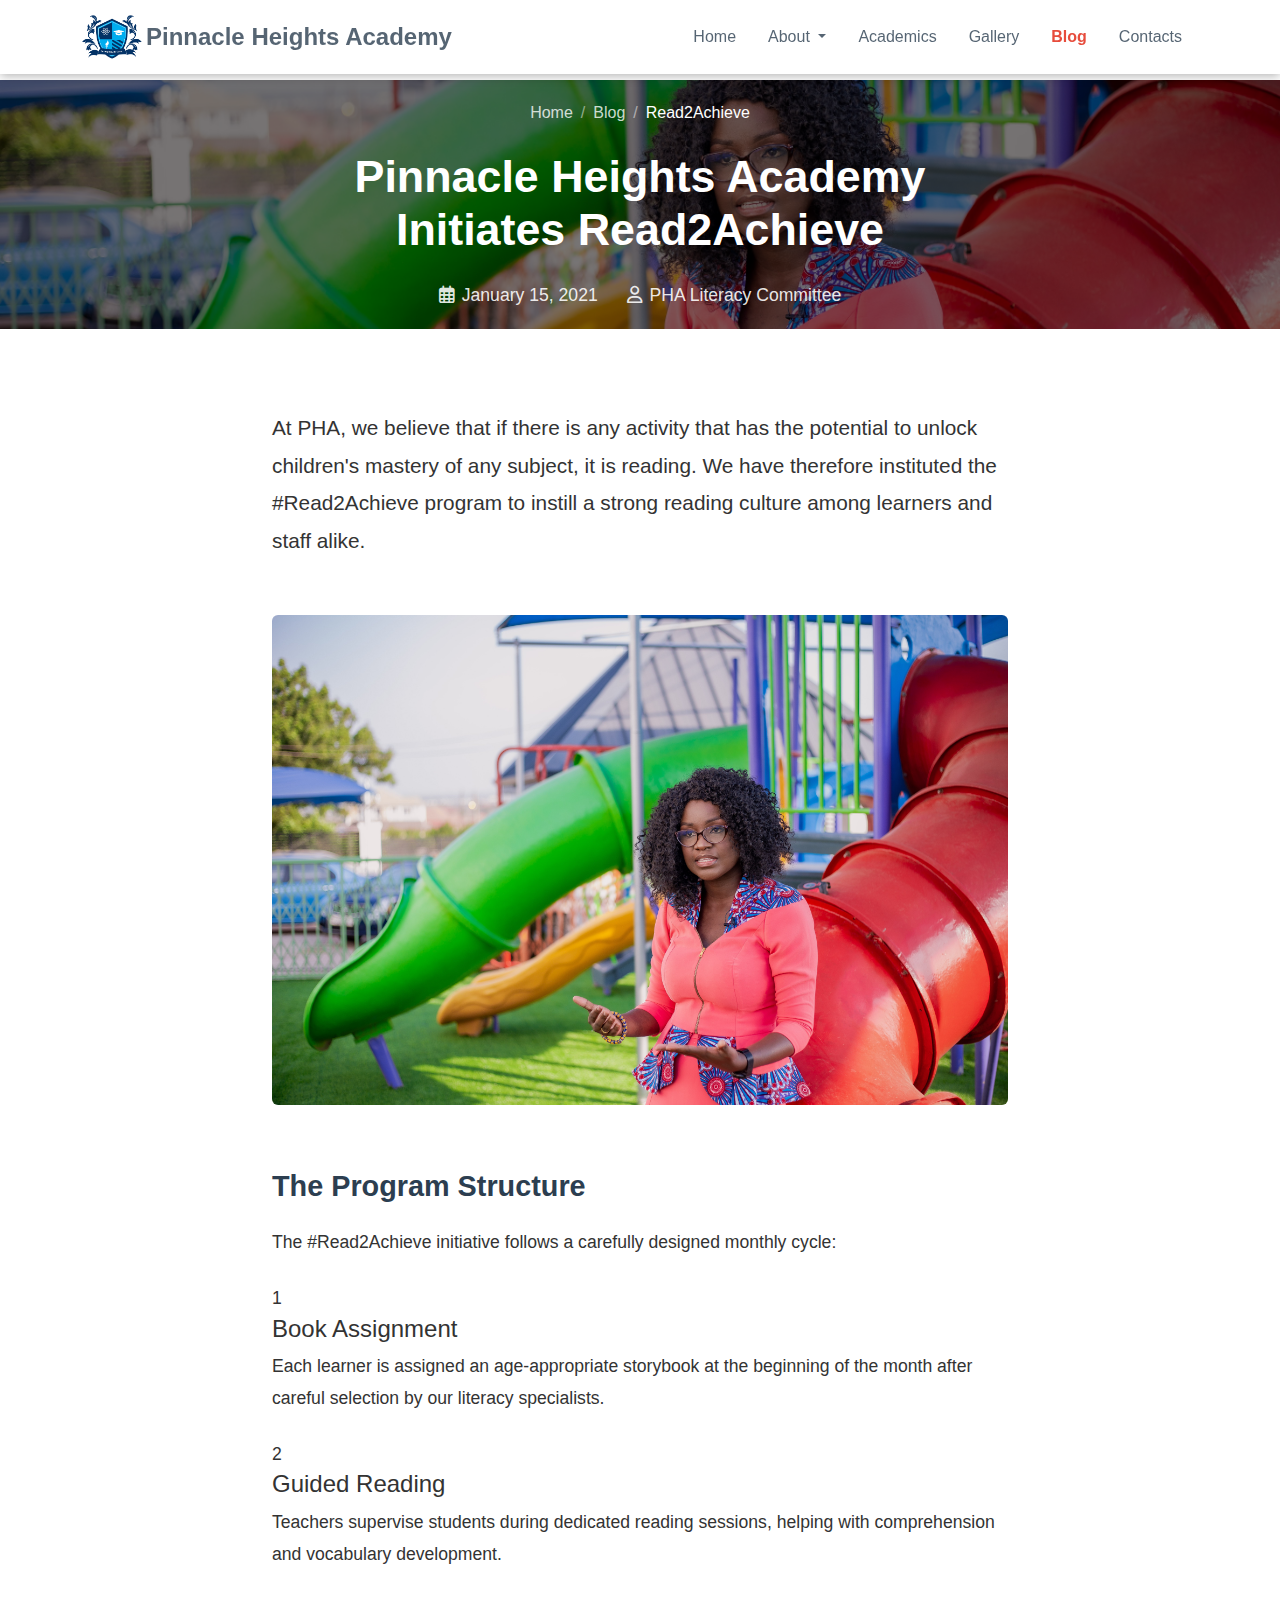
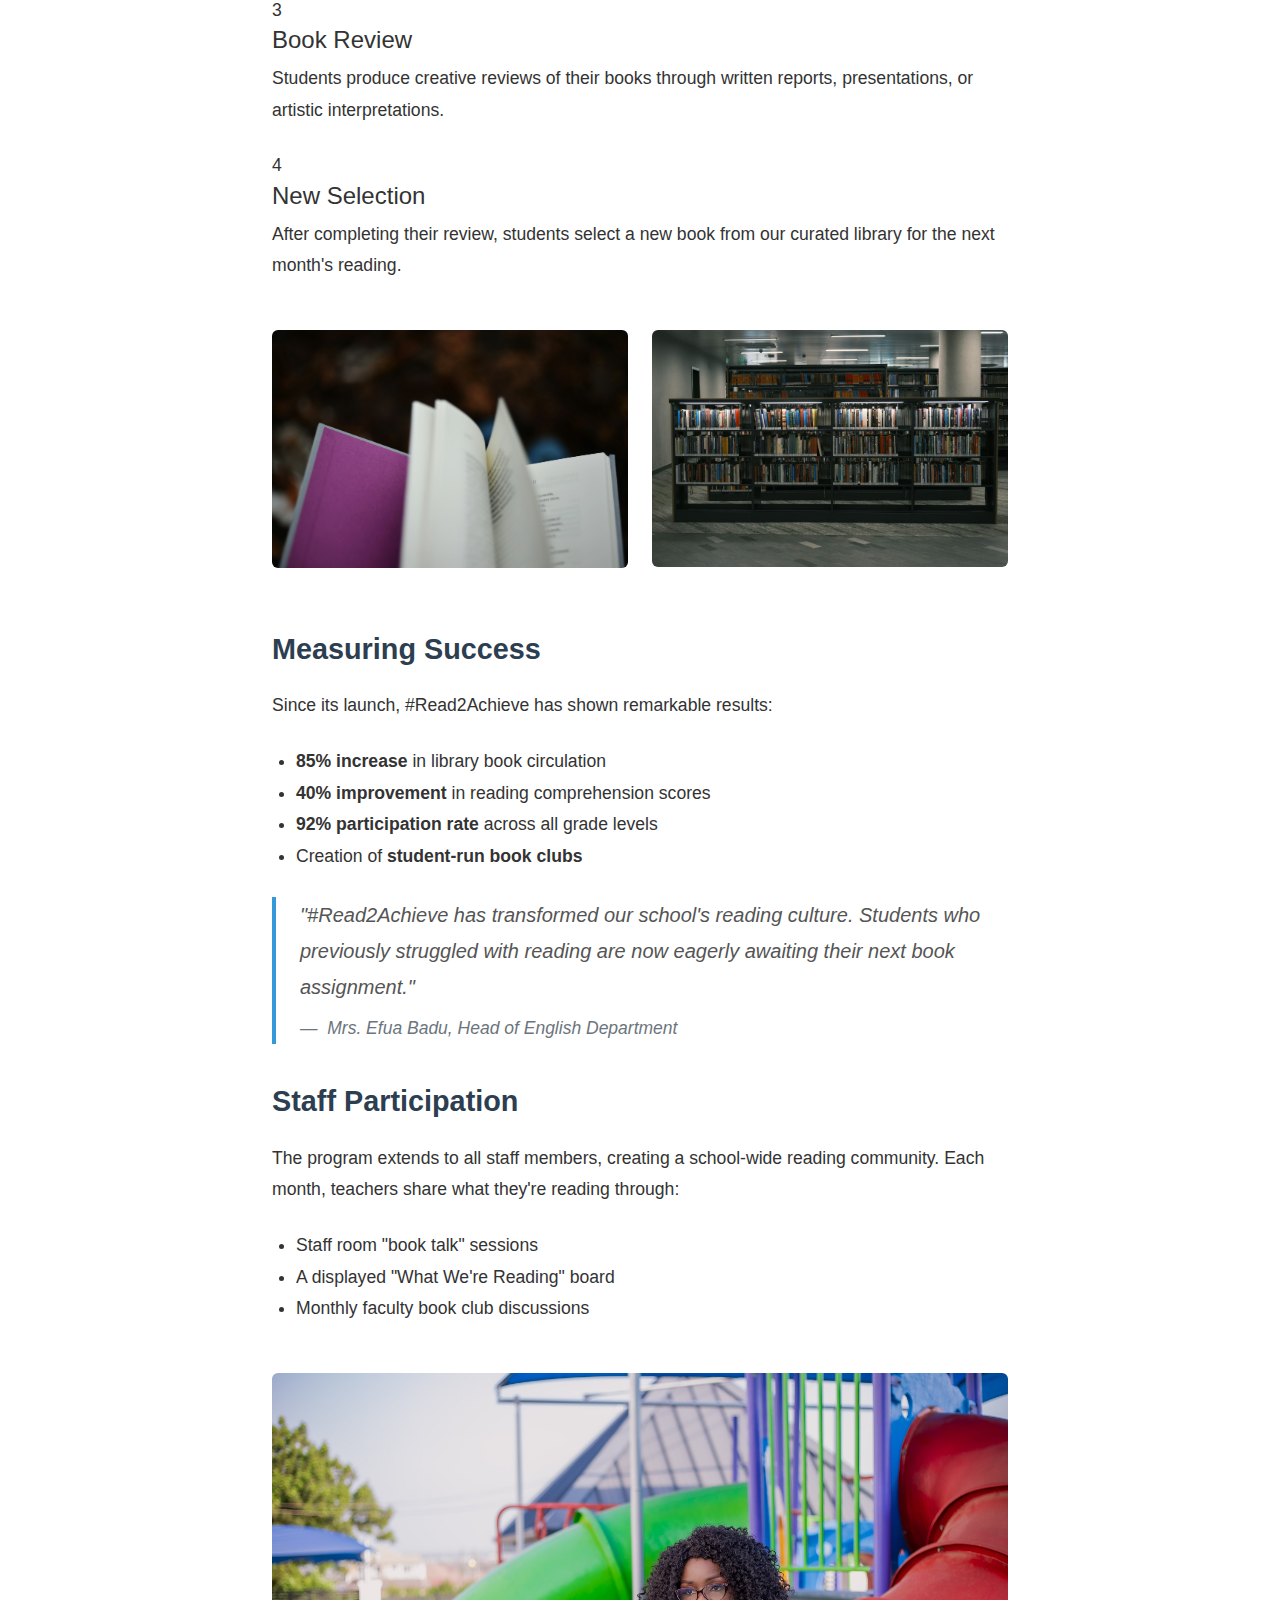
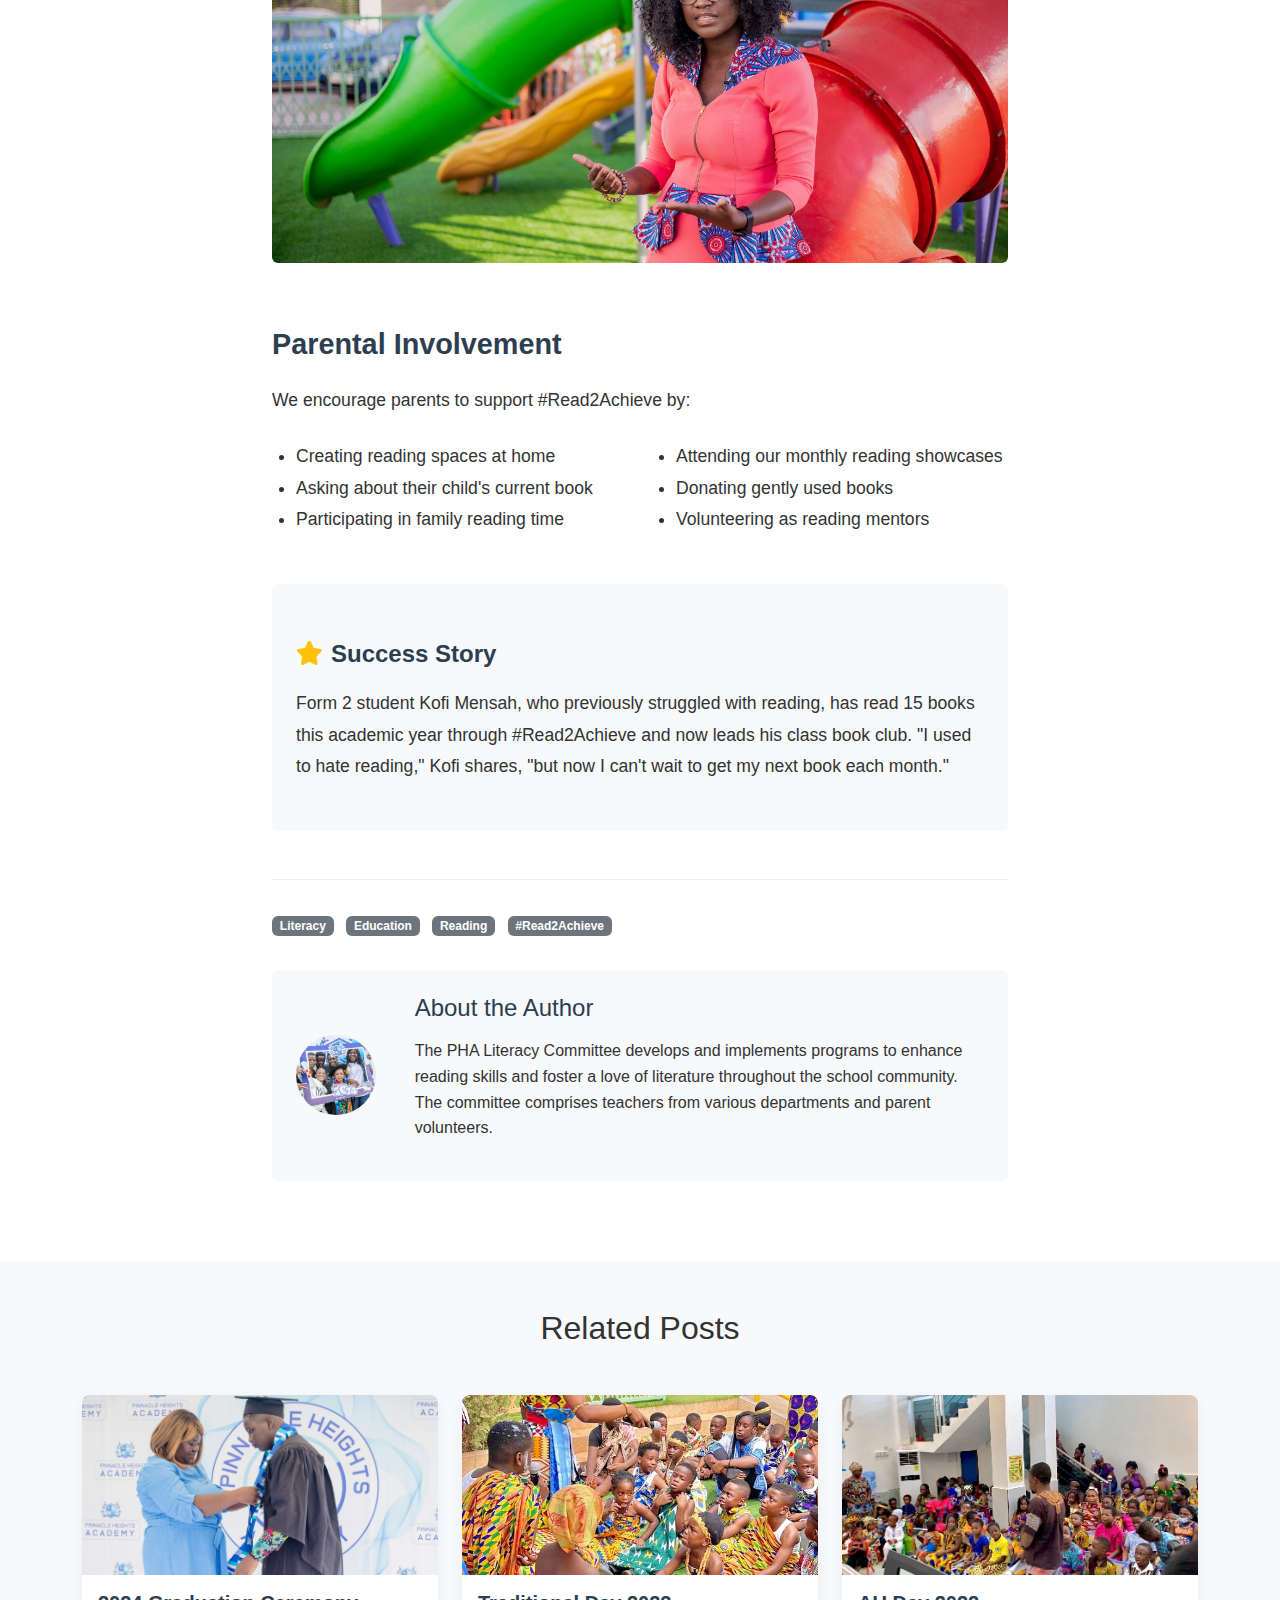
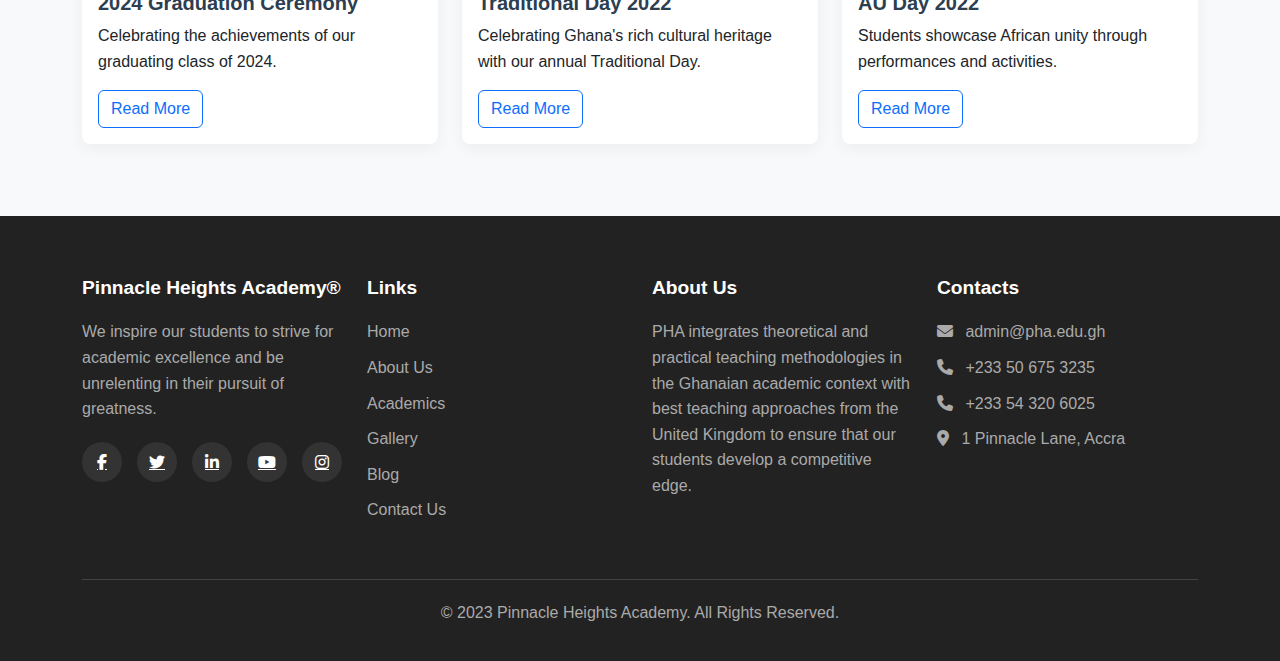
<file: pages/post/read2achieve.html>
<!DOCTYPE html>
<html lang="en">
  <head>
    <meta charset="UTF-8" />
    <meta name="viewport" content="width=device-width, initial-scale=1.0" />
    <title>Blog Post | Pinnacle Heights Academy</title>

    <!-- Favicon Configuration for All Devices -->
    <!-- Standard favicon (all browsers) -->
    <link rel="icon" href="../../assets/images/logo.png" type="image/x-icon" />
    <link
      rel="icon"
      href="../../assets/images/logo.png"
      type="image/png"
      sizes="16x16"
    />
    <link
      rel="icon"
      href="../../assets/images/logo.png"
      type="image/png"
      sizes="32x32"
    />

    <!-- Apple Touch Icon (iOS devices) -->
    <link rel="apple-touch-icon" href="../../assets/images/logo.png" />

    <!-- Android/Chrome -->
    <link rel="icon" sizes="192x192" href="../../assets/images/logo.png" />
    <link rel="icon" sizes="512x512" href="../../assets/images/logo.png" />

    <!-- Safari Pinned Tab -->
    <link rel="mask-icon" href="../../assets/images/logo.png" color="#2c3e50" />

    <!-- Microsoft Tiles -->
    <meta
      name="msapplication-TileImage"
      content="../../assets/images/logo.png"
    />
    <meta name="msapplication-TileColor" content="#2c3e50" />

    <!-- Cache Buster (change v=1 when updating favicon) -->
    <meta name="theme-color" content="#2c3e50" />

    <!-- Bootstrap CSS -->
    <link
      href="https://cdn.jsdelivr.net/npm/bootstrap@5.3.0/dist/css/bootstrap.min.css"
      rel="stylesheet"
    />
    <!-- Font Awesome -->
    <link
      rel="stylesheet"
      href="https://cdnjs.cloudflare.com/ajax/libs/font-awesome/6.4.0/css/all.min.css"
    />
    <!-- Main CSS -->
    <link rel="stylesheet" href="../../assets/styles/main.css" />
    <!-- Blog CSS -->
    <link rel="stylesheet" href="../../assets/styles/blog.css" />
    <!-- Blog Post CSS -->
    <link rel="stylesheet" href="../../assets/styles/blog-post.css" />
  </head>

  <body>
    <!-- Navigation Bar -->
    <nav class="navbar navbar-expand-lg navbar-dark fixed-top">
      <div class="container">
        <a class="navbar-brand-logo me-auto" href="#">
          <img
            src="../../assets/images/logo.png"
            class="me-1"
            alt="School Logo"
            width="60"
          />
          <span>Pinnacle Heights Academy</span>
        </a>
        <button
          class="navbar-toggler ms-auto"
          type="button"
          data-bs-toggle="collapse"
          data-bs-target="#navbarNav"
          aria-controls="navbarNav"
          aria-expanded="false"
          aria-label="Toggle navigation"
        >
          <span class="navbar-toggler-icon"></span>
        </button>
        <div class="collapse navbar-collapse flex-grow-0" id="navbarNav">
          <ul class="navbar-nav">
            <li class="nav-item">
              <a class="nav-link" href="../../index.html">Home</a>
            </li>
            <li class="nav-item dropdown">
              <a
                class="nav-link dropdown-toggle"
                href="#"
                id="aboutDropdown"
                role="button"
                data-bs-toggle="dropdown"
                aria-expanded="false"
              >
                About
              </a>
              <ul class="dropdown-menu" aria-labelledby="aboutDropdown">
                <li>
                  <a class="dropdown-item" href="../about-pha.html"
                    >About PHA</a
                  >
                </li>
                <li>
                  <a class="dropdown-item" href="../about-bod.html"
                    >Board of Directors</a
                  >
                </li>
                <li>
                  <a class="dropdown-item" href="../about-management.html"
                    >Management Team</a
                  >
                </li>
                <li>
                  <a class="dropdown-item" href="../about-teaching-staff.html"
                    >Teaching Staff</a
                  >
                </li>
                <li>
                  <a class="dropdown-item" href="../events.html">Events</a>
                </li>
              </ul>
            </li>
            <li class="nav-item">
              <a class="nav-link" href="../academics.html">Academics</a>
            </li>
            <li class="nav-item">
              <a class="nav-link" href="../gallery.html">Gallery</a>
            </li>
            <li class="nav-item">
              <a class="nav-link active" href="../blog.html">Blog</a>
            </li>
            <li class="nav-item">
              <a class="nav-link" href="../contact.html">Contacts</a>
            </li>
          </ul>
        </div>
      </div>
    </nav>

    <!-- Blog Post Hero Section -->
    <section
      class="blog-post-hero"
      style="
        background-image: linear-gradient(
            rgba(0, 0, 0, 0.5),
            rgba(0, 0, 0, 0.5)
          ),
          url('../../assets/images/read2achieve2.jpg');
      "
    >
      <div class="container">
        <div class="row align-items-center">
          <div class="col-lg-8 mx-auto text-center">
            <nav aria-label="breadcrumb">
              <ol class="breadcrumb justify-content-center">
                <li class="breadcrumb-item">
                  <a href="../../index.html">Home</a>
                </li>
                <li class="breadcrumb-item"><a href="../blog.html">Blog</a></li>
                <li class="breadcrumb-item active" aria-current="page">
                  Read2Achieve
                </li>
              </ol>
            </nav>
            <h1>Pinnacle Heights Academy Initiates Read2Achieve</h1>
            <div class="post-meta">
              <span class="date"
                ><i class="far fa-calendar-alt me-2"></i>January 15, 2021</span
              >
              <span class="author ms-4"
                ><i class="far fa-user me-2"></i>PHA Literacy Committee</span
              >
            </div>
          </div>
        </div>
      </div>
    </section>

    <!-- Blog Post Content -->
    <section class="blog-post-content">
      <div class="container">
        <div class="row">
          <div class="col-lg-8 mx-auto">
            <article>
              <p class="lead">
                At PHA, we believe that if there is any activity that has the
                potential to unlock children's mastery of any subject, it is
                reading. We have therefore instituted the #Read2Achieve program
                to instill a strong reading culture among learners and staff
                alike.
              </p>

              <img
                src="../../assets/images/read2achieve2.jpg"
                alt="Students reading"
                class="img-fluid rounded mb-4"
              />

              <h2>The Program Structure</h2>
              <p>
                The #Read2Achieve initiative follows a carefully designed
                monthly cycle:
              </p>

              <div class="program-steps my-4">
                <div class="step">
                  <div class="step-number">1</div>
                  <div class="step-content">
                    <h4>Book Assignment</h4>
                    <p>
                      Each learner is assigned an age-appropriate storybook at
                      the beginning of the month after careful selection by our
                      literacy specialists.
                    </p>
                  </div>
                </div>

                <div class="step">
                  <div class="step-number">2</div>
                  <div class="step-content">
                    <h4>Guided Reading</h4>
                    <p>
                      Teachers supervise students during dedicated reading
                      sessions, helping with comprehension and vocabulary
                      development.
                    </p>
                  </div>
                </div>

                <div class="step">
                  <div class="step-number">3</div>
                  <div class="step-content">
                    <h4>Book Review</h4>
                    <p>
                      Students produce creative reviews of their books through
                      written reports, presentations, or artistic
                      interpretations.
                    </p>
                  </div>
                </div>

                <div class="step">
                  <div class="step-number">4</div>
                  <div class="step-content">
                    <h4>New Selection</h4>
                    <p>
                      After completing their review, students select a new book
                      from our curated library for the next month's reading.
                    </p>
                  </div>
                </div>
              </div>

              <div class="row my-4">
                <div class="col-md-6">
                  <img
                    src="../../assets/images/read2achieve-2.jpg"
                    alt="Student book review"
                    class="img-fluid rounded"
                  />
                </div>
                <div class="col-md-6">
                  <img
                    src="../../assets/images/read2achieve-3.jpg"
                    alt="Library selection"
                    class="img-fluid rounded"
                  />
                </div>
              </div>

              <h2>Measuring Success</h2>
              <p>
                Since its launch, #Read2Achieve has shown remarkable results:
              </p>
              <ul>
                <li>
                  <strong>85% increase</strong> in library book circulation
                </li>
                <li>
                  <strong>40% improvement</strong> in reading comprehension
                  scores
                </li>
                <li>
                  <strong>92% participation rate</strong> across all grade
                  levels
                </li>
                <li>Creation of <strong>student-run book clubs</strong></li>
              </ul>

              <blockquote class="blockquote my-4">
                <p>
                  "#Read2Achieve has transformed our school's reading culture.
                  Students who previously struggled with reading are now eagerly
                  awaiting their next book assignment."
                </p>
                <footer class="blockquote-footer">
                  Mrs. Efua Badu, <cite>Head of English Department</cite>
                </footer>
              </blockquote>

              <h2>Staff Participation</h2>
              <p>
                The program extends to all staff members, creating a school-wide
                reading community. Each month, teachers share what they're
                reading through:
              </p>
              <ul>
                <li>Staff room "book talk" sessions</li>
                <li>A displayed "What We're Reading" board</li>
                <li>Monthly faculty book club discussions</li>
              </ul>

              <img
                src="../../assets/images/read2achieve2.jpg"
                alt="Teacher reading with students"
                class="img-fluid rounded mb-4"
              />

              <h2>Parental Involvement</h2>
              <p>We encourage parents to support #Read2Achieve by:</p>
              <div class="row">
                <div class="col-md-6">
                  <ul>
                    <li>Creating reading spaces at home</li>
                    <li>Asking about their child's current book</li>
                    <li>Participating in family reading time</li>
                  </ul>
                </div>
                <div class="col-md-6">
                  <ul>
                    <li>Attending our monthly reading showcases</li>
                    <li>Donating gently used books</li>
                    <li>Volunteering as reading mentors</li>
                  </ul>
                </div>
              </div>

              <div class="success-story bg-light p-4 rounded my-4">
                <h3>
                  <i class="fas fa-star me-2 text-warning"></i>Success Story
                </h3>
                <p>
                  Form 2 student Kofi Mensah, who previously struggled with
                  reading, has read 15 books this academic year through
                  #Read2Achieve and now leads his class book club. "I used to
                  hate reading," Kofi shares, "but now I can't wait to get my
                  next book each month."
                </p>
              </div>
            </article>

            <div class="post-footer mt-5">
              <div class="tags mb-4">
                <span class="badge bg-secondary me-2">Literacy</span>
                <span class="badge bg-secondary me-2">Education</span>
                <span class="badge bg-secondary me-2">Reading</span>
                <span class="badge bg-secondary me-2">#Read2Achieve</span>
              </div>

              <div class="author-box bg-light p-4 rounded">
                <div class="row align-items-center">
                  <div class="col-md-2">
                    <img
                      src="../../assets/images/author-photo.jpg"
                      alt="Literacy Committee"
                      class="img-fluid rounded-circle"
                    />
                  </div>
                  <div class="col-md-10">
                    <h4>About the Author</h4>
                    <p>
                      The PHA Literacy Committee develops and implements
                      programs to enhance reading skills and foster a love of
                      literature throughout the school community. The committee
                      comprises teachers from various departments and parent
                      volunteers.
                    </p>
                  </div>
                </div>
              </div>
            </div>
          </div>
        </div>
      </div>
    </section>

    <!-- Related Posts -->
    <section class="related-posts py-5 bg-light">
      <div class="container">
        <h2 class="text-center mb-5">Related Posts</h2>
        <div class="row">
          <div class="col-md-4 mb-4">
            <div class="card h-100">
              <img
                src="../../assets/images/graduation-2024.jpg"
                class="card-img-top"
                alt="Graduation 2024"
              />
              <div class="card-body">
                <h5 class="card-title">2024 Graduation Ceremony</h5>
                <p class="card-text">
                  Celebrating the achievements of our graduating class of 2024.
                </p>
                <a href="./graduation-2024.html" class="btn btn-outline-primary"
                  >Read More</a
                >
              </div>
            </div>
          </div>
          <div class="col-md-4 mb-4">
            <div class="card h-100">
              <img
                src="../../assets/images/traditional-day-2022.jpg"
                class="card-img-top"
                alt="Traditional Day"
              />
              <div class="card-body">
                <h5 class="card-title">Traditional Day 2022</h5>
                <p class="card-text">
                  Celebrating Ghana's rich cultural heritage with our annual
                  Traditional Day.
                </p>
                <a
                  href="./traditional-day-2022.html"
                  class="btn btn-outline-primary"
                  >Read More</a
                >
              </div>
            </div>
          </div>
          <div class="col-md-4 mb-4">
            <div class="card h-100">
              <img
                src="../../assets/images/au-day-2022.jpeg"
                class="card-img-top"
                alt="AU Day"
              />
              <div class="card-body">
                <h5 class="card-title">AU Day 2022</h5>
                <p class="card-text">
                  Students showcase African unity through performances and
                  activities.
                </p>
                <a href="./au-day-2022.html" class="btn btn-outline-primary"
                  >Read More</a
                >
              </div>
            </div>
          </div>
        </div>
      </div>
    </section>

    <!-- Footer -->
    <footer class="footer">
      <div class="container">
        <div class="row">
          <div class="col-lg-3 col-md-6 mb-4 mb-lg-0">
            <h3 class="footer-title">Pinnacle Heights Academy®</h3>
            <p>
              We inspire our students to strive for academic excellence and be
              unrelenting in their pursuit of greatness.
            </p>
            <div class="social-links">
              <a
                href="https://web.facebook.com/people/Pinnacle-Heights-Academy/100057217218964/"
                target="_blank"
                class="social-link"
                ><i class="fab fa-facebook-f"></i
              ></a>
              <a href="#" class="social-link"><i class="fab fa-twitter"></i></a>
              <a href="#" class="social-link"
                ><i class="fab fa-linkedin-in"></i
              ></a>
              <a href="#" class="social-link"><i class="fab fa-youtube"></i></a>
              <a
                href="https://www.instagram.com/pinnacleheightsacademy/"
                target="_blank"
                class="social-link"
                ><i class="fab fa-instagram"></i
              ></a>
            </div>
          </div>
          <div class="col-lg-3 col-md-6 mb-4 mb-lg-0">
            <h3 class="footer-title">Links</h3>
            <ul class="footer-links">
              <li><a href="../../index.html">Home</a></li>
              <li><a href="../about-pha.html">About Us</a></li>
              <li><a href="../academics.html">Academics</a></li>
              <li><a href="../gallery.html">Gallery</a></li>
              <li><a href="../blog.html">Blog</a></li>
              <li><a href="../contact.html">Contact Us</a></li>
            </ul>
          </div>
          <div class="col-lg-3 col-md-6 mb-4 mb-lg-0">
            <h3 class="footer-title">About Us</h3>
            <p>
              PHA integrates theoretical and practical teaching methodologies in
              the Ghanaian academic context with best teaching approaches from
              the United Kingdom to ensure that our students develop a
              competitive edge.
            </p>
          </div>
          <div class="col-lg-3 col-md-6">
            <h3 class="footer-title">Contacts</h3>
            <ul class="footer-links">
              <li>
                <i class="fas fa-envelope me-2"></i>
                <a href="mailto:admin@pha.edu.gh">admin@pha.edu.gh</a>
              </li>
              <li>
                <i class="fas fa-phone me-2"></i>
                <a href="tel:+233506753235">+233 50 675 3235</a>
              </li>
              <li>
                <i class="fas fa-phone me-2"></i>
                <a href="tel:+233543206025">+233 54 320 6025</a>
              </li>
              <li>
                <i class="fas fa-map-marker-alt me-2"></i>
                <a
                  href="https://maps.app.goo.gl/7eamoqUVCuYpodAE6"
                  target="_blank"
                  rel="noopener noreferrer"
                >
                  1 Pinnacle Lane, Accra
                </a>
              </li>
            </ul>
          </div>
        </div>
        <div class="copyright">
          <p>&copy; 2023 Pinnacle Heights Academy. All Rights Reserved.</p>
        </div>
      </div>
    </footer>

    <!-- Bootstrap JS Bundle with Popper -->
    <script src="https://cdn.jsdelivr.net/npm/bootstrap@5.3.0/dist/js/bootstrap.bundle.min.js"></script>
    <!-- Main JS -->
    <script src="../../assets/js/main.js"></script>
  </body>
</html>
</file>
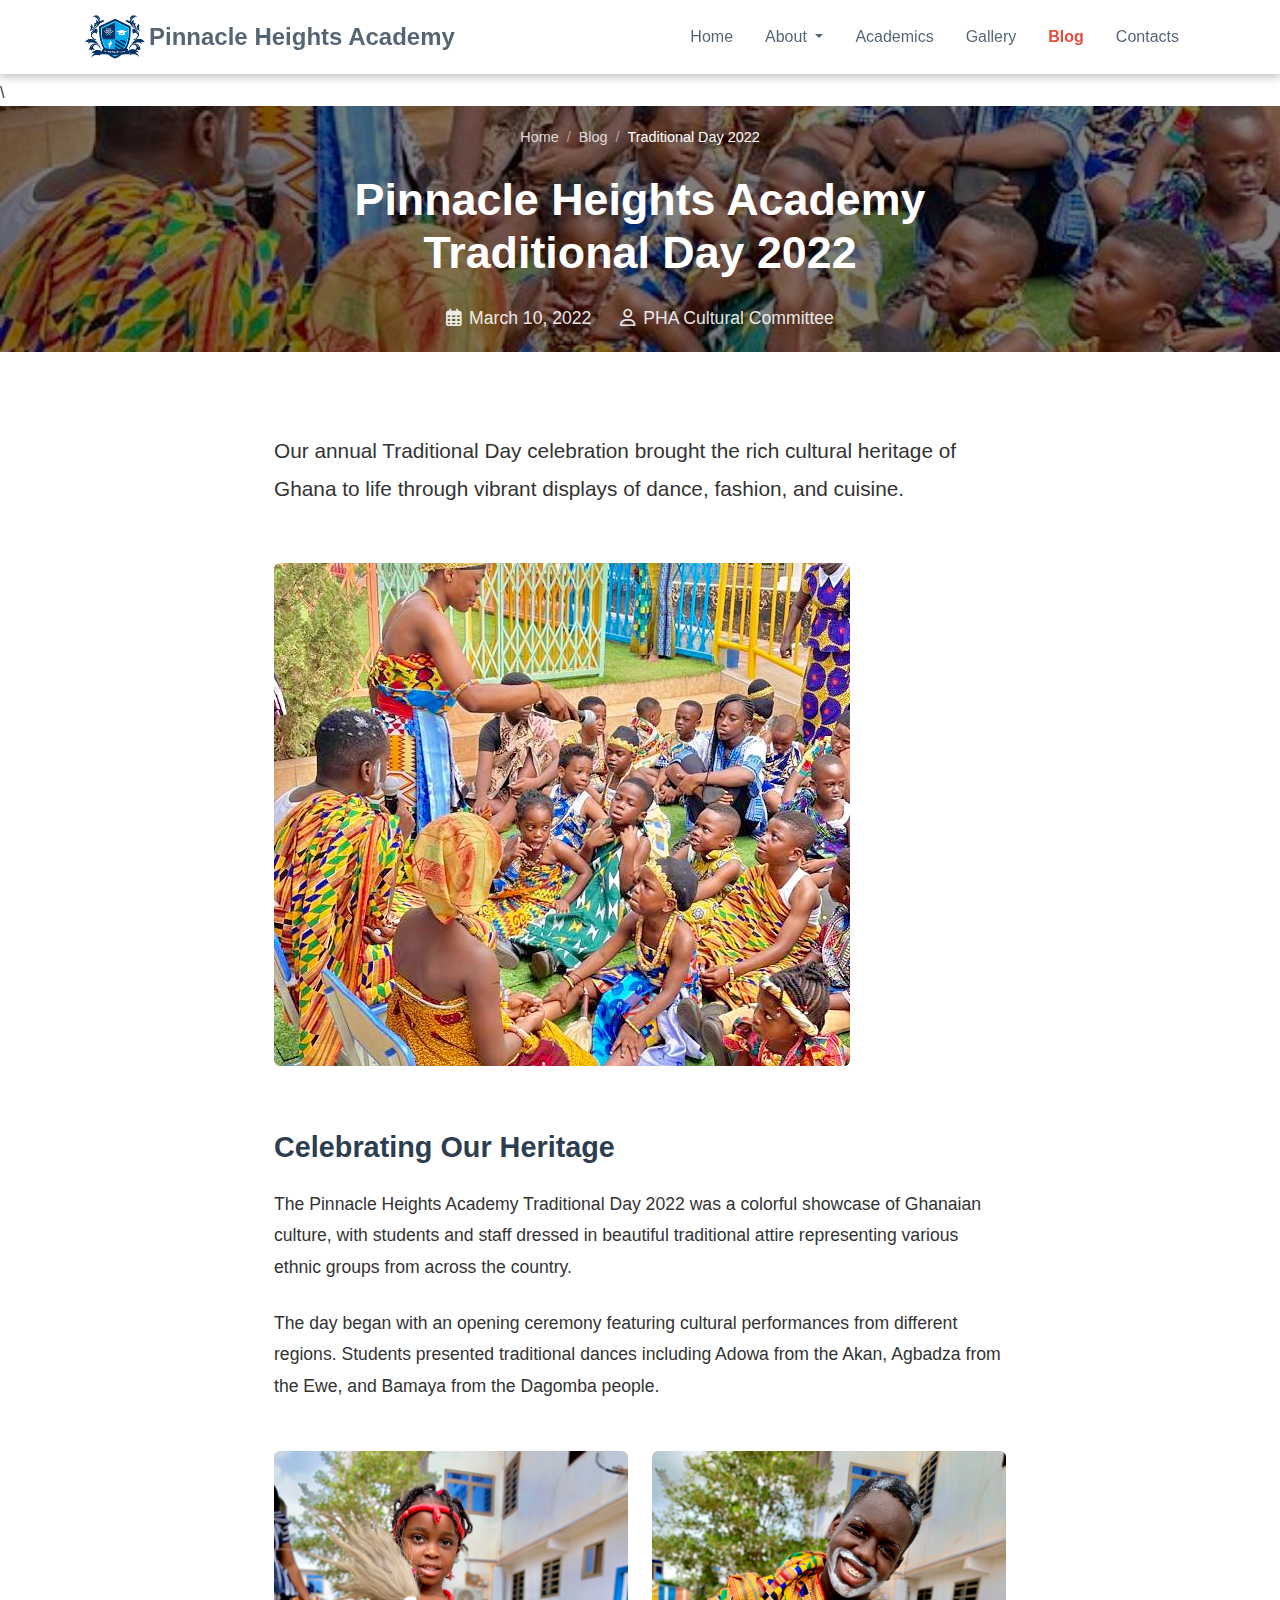
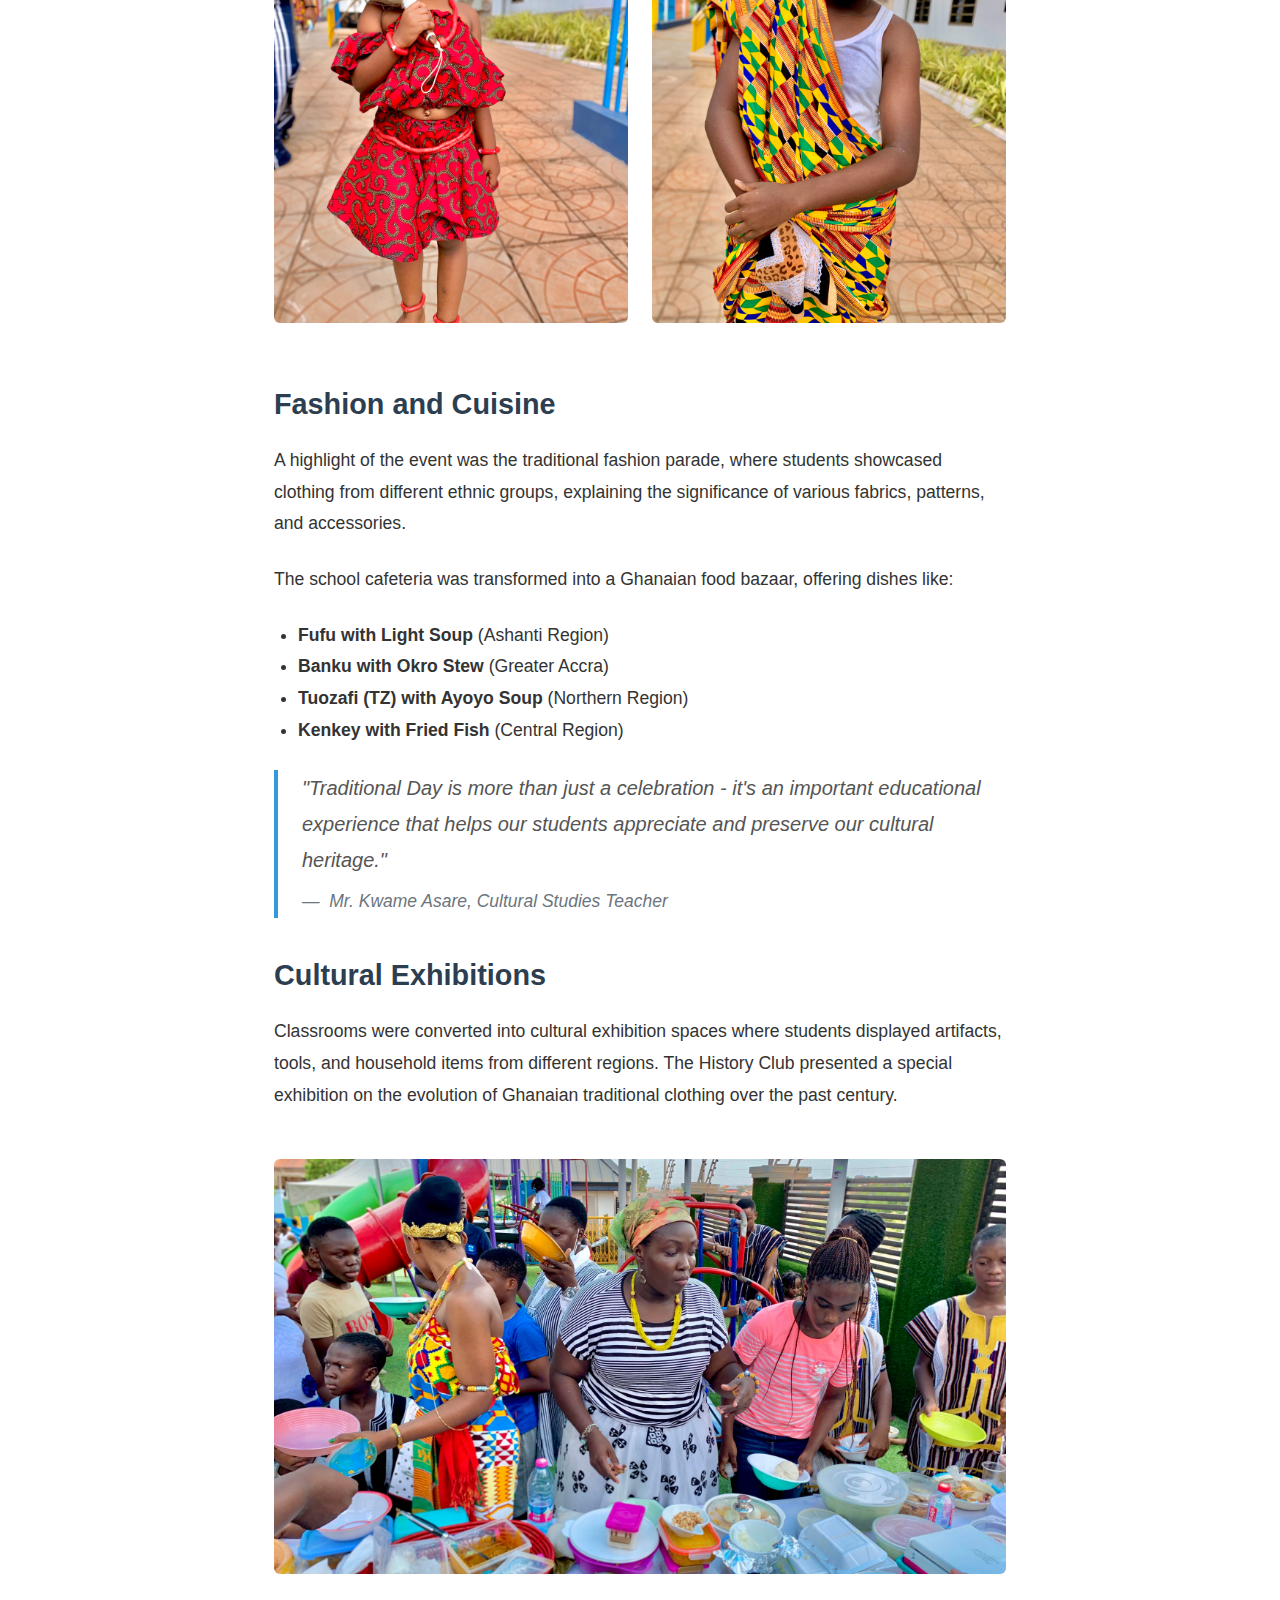
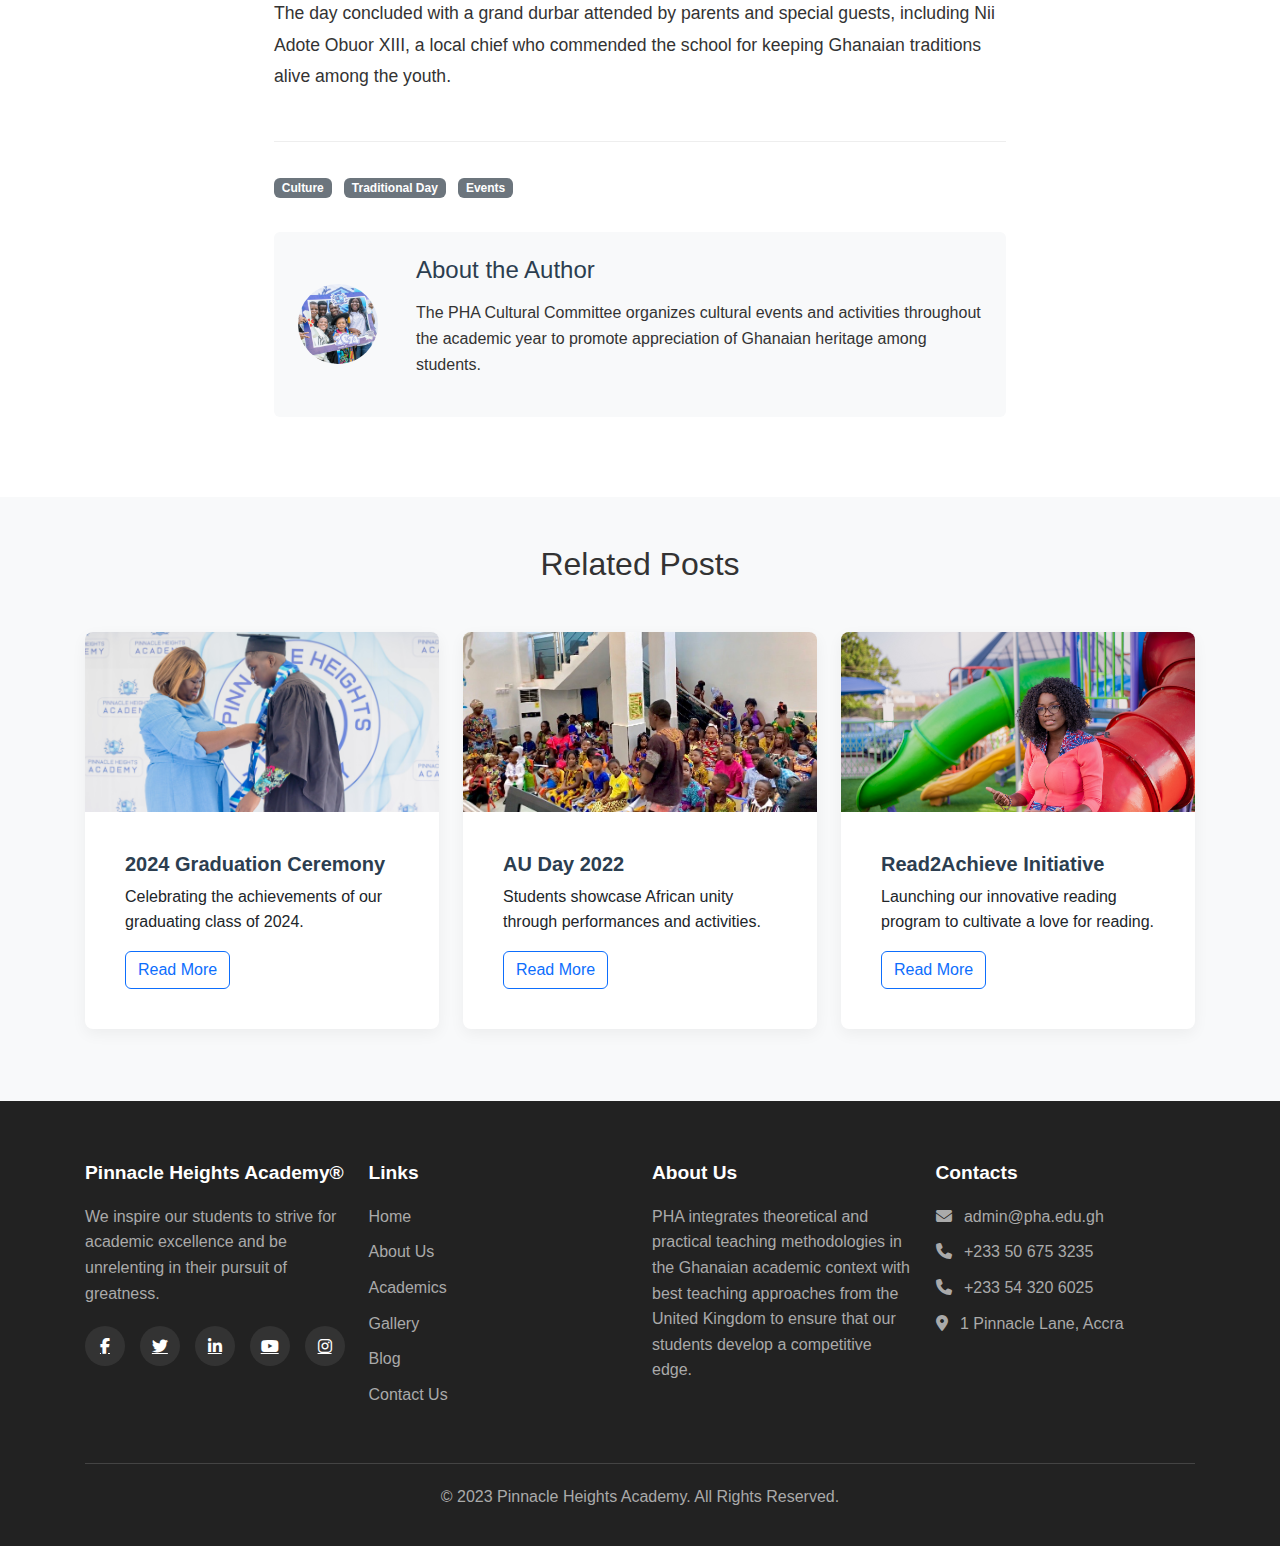
<file: pages/post/traditional-day-2022.html>
<!DOCTYPE html>
<html lang="en">
  <head>
    <meta charset="UTF-8" />
    <meta name="viewport" content="width=device-width, initial-scale=1.0" />
    <title>Blog Post | Pinnacle Heights Academy</title>

    <!-- Favicon Configuration for All Devices -->
    <!-- Standard favicon (all browsers) -->
    <link rel="icon" href="../../assets/images/logo.png" type="image/x-icon" />
    <link
      rel="icon"
      href="../../assets/images/logo.png"
      type="image/png"
      sizes="16x16"
    />
    <link
      rel="icon"
      href="../../assets/images/logo.png"
      type="image/png"
      sizes="32x32"
    />

    <!-- Apple Touch Icon (iOS devices) -->
    <link rel="apple-touch-icon" href="../../assets/images/logo.png" />

    <!-- Android/Chrome -->
    <link rel="icon" sizes="192x192" href="../../assets/images/logo.png" />
    <link rel="icon" sizes="512x512" href="../../assets/images/logo.png" />

    <!-- Safari Pinned Tab -->
    <link rel="mask-icon" href="../../assets/images/logo.png" color="#2c3e50" />

    <!-- Microsoft Tiles -->
    <meta
      name="msapplication-TileImage"
      content="../../assets/images/logo.png"
    />
    <meta name="msapplication-TileColor" content="#2c3e50" />

    <!-- Cache Buster (change v=1 when updating favicon) -->
    <meta name="theme-color" content="#2c3e50" />

    <!-- Bootstrap CSS -->
    <link
      href="https://cdn.jsdelivr.net/npm/bootstrap@5.3.0/dist/css/bootstrap.min.css"
      rel="stylesheet"
    />
    <!-- Font Awesome -->
    <link
      rel="stylesheet"
      href="https://cdnjs.cloudflare.com/ajax/libs/font-awesome/6.4.0/css/all.min.css"
    />
    <!-- Main CSS -->
    <link rel="stylesheet" href="../../assets/styles/main.css" />
    <!-- About CSS -->
    <link rel="stylesheet" href="../../assets/styles/about.css" />
    \
    <!-- Blog CSS -->
    <link rel="stylesheet" href="../../assets/styles/blog.css" />
    <!-- Blog Post CSS -->
    <link rel="stylesheet" href="../../assets/styles/blog-post.css" />
  </head>

  <body>
    <!-- Navigation Bar -->
    <nav class="navbar navbar-expand-lg navbar-dark fixed-top">
      <div class="container">
        <a class="navbar-brand-logo me-auto" href="#">
          <img
            src="../../assets/images/logo.png"
            class="me-1"
            alt="School Logo"
            width="60"
          />
          <span>Pinnacle Heights Academy</span>
        </a>
        <button
          class="navbar-toggler ms-auto"
          type="button"
          data-bs-toggle="collapse"
          data-bs-target="#navbarNav"
          aria-controls="navbarNav"
          aria-expanded="false"
          aria-label="Toggle navigation"
        >
          <span class="navbar-toggler-icon"></span>
        </button>
        <div class="collapse navbar-collapse flex-grow-0" id="navbarNav">
          <ul class="navbar-nav">
            <li class="nav-item">
              <a class="nav-link" href="../../index.html">Home</a>
            </li>
            <li class="nav-item dropdown">
              <a
                class="nav-link dropdown-toggle"
                href="#"
                id="aboutDropdown"
                role="button"
                data-bs-toggle="dropdown"
                aria-expanded="false"
              >
                About
              </a>
              <ul class="dropdown-menu" aria-labelledby="aboutDropdown">
                <li>
                  <a class="dropdown-item" href="../about-pha.html"
                    >About PHA</a
                  >
                </li>
                <li>
                  <a class="dropdown-item" href="../about-bod.html"
                    >Board of Directors</a
                  >
                </li>
                <li>
                  <a class="dropdown-item" href="../about-management.html"
                    >Management Team</a
                  >
                </li>
                <li>
                  <a class="dropdown-item" href="../about-teaching-staff.html"
                    >Teaching Staff</a
                  >
                </li>
              </ul>
            </li>
            <li class="nav-item">
              <a class="nav-link" href="../academics.html">Academics</a>
            </li>
            <li class="nav-item">
              <a class="nav-link" href="../gallery.html">Gallery</a>
            </li>
            <li class="nav-item">
              <a class="nav-link active" href="../blog.html">Blog</a>
            </li>
            <li class="nav-item">
              <a class="nav-link" href="../contact.html">Contacts</a>
            </li>
          </ul>
        </div>
      </div>
    </nav>

    <!-- Blog Post Hero Section -->
    <section
      class="blog-post-hero"
      style="
        background-image: linear-gradient(
            rgba(0, 0, 0, 0.5),
            rgba(0, 0, 0, 0.5)
          ),
          url('../../assets/images/traditional-day-2022.jpg');
      "
    >
      <div class="container">
        <div class="row align-items-center">
          <div class="col-lg-8 mx-auto text-center">
            <nav aria-label="breadcrumb">
              <ol class="breadcrumb justify-content-center">
                <li class="breadcrumb-item">
                  <a href="../../index.html">Home</a>
                </li>
                <li class="breadcrumb-item"><a href="../blog.html">Blog</a></li>
                <li class="breadcrumb-item active" aria-current="page">
                  Traditional Day 2022
                </li>
              </ol>
            </nav>
            <h1>Pinnacle Heights Academy Traditional Day 2022</h1>
            <div class="post-meta">
              <span class="date"
                ><i class="far fa-calendar-alt me-2"></i>March 10, 2022</span
              >
              <span class="author ms-4"
                ><i class="far fa-user me-2"></i>PHA Cultural Committee</span
              >
            </div>
          </div>
        </div>
      </div>
    </section>

    <!-- Blog Post Content -->
    <section class="blog-post-content">
      <div class="container">
        <div class="row">
          <div class="col-lg-8 mx-auto">
            <article>
              <p class="lead">
                Our annual Traditional Day celebration brought the rich cultural
                heritage of Ghana to life through vibrant displays of dance,
                fashion, and cuisine.
              </p>

              <img
                src="../../assets/images/traditional-day-2022.jpg"
                alt="Traditional Day celebration"
                class="img-fluid rounded mb-4"
              />

              <h2>Celebrating Our Heritage</h2>
              <p>
                The Pinnacle Heights Academy Traditional Day 2022 was a colorful
                showcase of Ghanaian culture, with students and staff dressed in
                beautiful traditional attire representing various ethnic groups
                from across the country.
              </p>

              <p>
                The day began with an opening ceremony featuring cultural
                performances from different regions. Students presented
                traditional dances including Adowa from the Akan, Agbadza from
                the Ewe, and Bamaya from the Dagomba people.
              </p>

              <div class="row my-4">
                <div class="col-md-6">
                  <img
                    src="../../assets/images/traditional-day-2022-2.jpeg"
                    alt="Cultural dance performance"
                    class="img-fluid rounded"
                  />
                </div>
                <div class="col-md-6">
                  <img
                    src="../../assets/images/traditional-day-2022-3.jpeg"
                    alt="Students in traditional attire"
                    class="img-fluid rounded"
                  />
                </div>
              </div>

              <h2>Fashion and Cuisine</h2>
              <p>
                A highlight of the event was the traditional fashion parade,
                where students showcased clothing from different ethnic groups,
                explaining the significance of various fabrics, patterns, and
                accessories.
              </p>

              <p>
                The school cafeteria was transformed into a Ghanaian food
                bazaar, offering dishes like:
              </p>
              <ul>
                <li><strong>Fufu with Light Soup</strong> (Ashanti Region)</li>
                <li><strong>Banku with Okro Stew</strong> (Greater Accra)</li>
                <li>
                  <strong>Tuozafi (TZ) with Ayoyo Soup</strong> (Northern
                  Region)
                </li>
                <li>
                  <strong>Kenkey with Fried Fish</strong> (Central Region)
                </li>
              </ul>

              <blockquote class="blockquote my-4">
                <p>
                  "Traditional Day is more than just a celebration - it's an
                  important educational experience that helps our students
                  appreciate and preserve our cultural heritage."
                </p>
                <footer class="blockquote-footer">
                  Mr. Kwame Asare, <cite>Cultural Studies Teacher</cite>
                </footer>
              </blockquote>

              <h2>Cultural Exhibitions</h2>
              <p>
                Classrooms were converted into cultural exhibition spaces where
                students displayed artifacts, tools, and household items from
                different regions. The History Club presented a special
                exhibition on the evolution of Ghanaian traditional clothing
                over the past century.
              </p>

              <img
                src="../../assets/images/traditional-day-2022-4.jpg"
                alt="Cultural exhibition"
                class="img-fluid rounded mb-4"
              />

              <p>
                The day concluded with a grand durbar attended by parents and
                special guests, including Nii Adote Obuor XIII, a local chief
                who commended the school for keeping Ghanaian traditions alive
                among the youth.
              </p>
            </article>

            <div class="post-footer mt-5">
              <div class="tags mb-4">
                <span class="badge bg-secondary me-2">Culture</span>
                <span class="badge bg-secondary me-2">Traditional Day</span>
                <span class="badge bg-secondary me-2">Events</span>
              </div>

              <div class="author-box bg-light p-4 rounded">
                <div class="row align-items-center">
                  <div class="col-md-2">
                    <img
                      src="../../assets/images/author-photo.jpg"
                      alt="Cultural Committee"
                      class="img-fluid rounded-circle"
                    />
                  </div>
                  <div class="col-md-10">
                    <h4>About the Author</h4>
                    <p>
                      The PHA Cultural Committee organizes cultural events and
                      activities throughout the academic year to promote
                      appreciation of Ghanaian heritage among students.
                    </p>
                  </div>
                </div>
              </div>
            </div>
          </div>
        </div>
      </div>
    </section>

    <!-- Related Posts -->
    <section class="related-posts py-5 bg-light">
      <div class="container">
        <h2 class="text-center mb-5">Related Posts</h2>
        <div class="row">
          <div class="col-md-4 mb-4">
            <div class="card h-100">
              <img
                src="../../assets/images/graduation-2024.jpg"
                class="card-img-top"
                alt="Graduation 2024"
              />
              <div class="card-body">
                <h5 class="card-title">2024 Graduation Ceremony</h5>
                <p class="card-text">
                  Celebrating the achievements of our graduating class of 2024.
                </p>
                <a href="./graduation-2024.html" class="btn btn-outline-primary"
                  >Read More</a
                >
              </div>
            </div>
          </div>
          <div class="col-md-4 mb-4">
            <div class="card h-100">
              <img
                src="../../assets/images/au-day-2022.jpeg"
                class="card-img-top"
                alt="AU Day"
              />
              <div class="card-body">
                <h5 class="card-title">AU Day 2022</h5>
                <p class="card-text">
                  Students showcase African unity through performances and
                  activities.
                </p>
                <a href="./au-day-2022.html" class="btn btn-outline-primary"
                  >Read More</a
                >
              </div>
            </div>
          </div>
          <div class="col-md-4 mb-4">
            <div class="card h-100">
              <img
                src="../../assets/images/read2achieve2.jpg"
                class="card-img-top"
                alt="Read2Achieve"
              />
              <div class="card-body">
                <h5 class="card-title">Read2Achieve Initiative</h5>
                <p class="card-text">
                  Launching our innovative reading program to cultivate a love
                  for reading.
                </p>
                <a href="./read2achieve.html" class="btn btn-outline-primary"
                  >Read More</a
                >
              </div>
            </div>
          </div>
        </div>
      </div>
    </section>

    <!-- Footer -->
    <footer class="footer">
      <div class="container">
        <div class="row">
          <div class="col-lg-3 col-md-6 mb-4 mb-lg-0">
            <h3 class="footer-title">Pinnacle Heights Academy®</h3>
            <p>
              We inspire our students to strive for academic excellence and be
              unrelenting in their pursuit of greatness.
            </p>
            <div class="social-links">
              <a
                href="https://web.facebook.com/people/Pinnacle-Heights-Academy/100057217218964/"
                target="_blank"
                class="social-link"
                ><i class="fab fa-facebook-f"></i
              ></a>
              <a href="#" class="social-link"><i class="fab fa-twitter"></i></a>
              <a href="#" class="social-link"
                ><i class="fab fa-linkedin-in"></i
              ></a>
              <a href="#" class="social-link"><i class="fab fa-youtube"></i></a>
              <a
                href="https://www.instagram.com/pinnacleheightsacademy/"
                target="_blank"
                class="social-link"
                ><i class="fab fa-instagram"></i
              ></a>
            </div>
          </div>
          <div class="col-lg-3 col-md-6 mb-4 mb-lg-0">
            <h3 class="footer-title">Links</h3>
            <ul class="footer-links">
              <li><a href="../../index.html">Home</a></li>
              <li><a href="../about-pha.html">About Us</a></li>
              <li><a href="../academics.html">Academics</a></li>
              <li><a href="../gallery.html">Gallery</a></li>
              <li><a href="../blog.html">Blog</a></li>
              <li><a href="../contact.html">Contact Us</a></li>
            </ul>
          </div>
          <div class="col-lg-3 col-md-6 mb-4 mb-lg-0">
            <h3 class="footer-title">About Us</h3>
            <p>
              PHA integrates theoretical and practical teaching methodologies in
              the Ghanaian academic context with best teaching approaches from
              the United Kingdom to ensure that our students develop a
              competitive edge.
            </p>
          </div>
          <div class="col-lg-3 col-md-6">
            <h3 class="footer-title">Contacts</h3>
            <ul class="footer-links">
              <li>
                <i class="fas fa-envelope me-2"></i>
                <a href="mailto:admin@pha.edu.gh">admin@pha.edu.gh</a>
              </li>
              <li>
                <i class="fas fa-phone me-2"></i>
                <a href="tel:+233506753235">+233 50 675 3235</a>
              </li>
              <li>
                <i class="fas fa-phone me-2"></i>
                <a href="tel:+233543206025">+233 54 320 6025</a>
              </li>
              <li>
                <i class="fas fa-map-marker-alt me-2"></i>
                <a
                  href="https://maps.app.goo.gl/7eamoqUVCuYpodAE6"
                  target="_blank"
                  rel="noopener noreferrer"
                >
                  1 Pinnacle Lane, Accra
                </a>
              </li>
            </ul>
          </div>
        </div>
        <div class="copyright">
          <p>&copy; 2023 Pinnacle Heights Academy. All Rights Reserved.</p>
        </div>
      </div>
    </footer>

    <!-- Bootstrap JS Bundle with Popper -->
    <script src="https://cdn.jsdelivr.net/npm/bootstrap@5.3.0/dist/js/bootstrap.bundle.min.js"></script>
    <!-- Main JS -->
    <script src="../../assets/js/main.js"></script>
  </body>
</html>
</file>
<file: assets/styles/main.css>
:root {
  --primary-color: #2c3e50;
  --secondary-color: #3498db;
  --accent-color: #e74c3c;
  --light-color: #ecf0f1;
  --dark-color: #2c3e50;
}

body {
  font-family: "Segoe UI", Tahoma, Geneva, Verdana, sans-serif;
  padding-top: 80px;
  color: #333;
  line-height: 1.6;
}

/* Navigation Styles */
.navbar {
  background-color: white;
  box-shadow: 0 2px 10px rgba(0, 0, 0, 0.3);
  padding: 15px 0;
  transition: all 0.3s ease;
}

.navbar-dark .navbar-toggler-icon {
  background-image: url("data:image/svg+xml,%3csvg xmlns='http://www.w3.org/2000/svg' viewBox='0 0 30 30'%3e%3cpath stroke='rgba(44, 62, 80, 0.8)' stroke-linecap='round' stroke-miterlimit='10' stroke-width='2' d='M4 7h22M4 15h22M4 23h22'/%3e%3c/svg%3e");
}

.navbar.scrolled {
  padding: 10px 0;
  background-color: white;
  backdrop-filter: blur(10px);
}

.navbar-brand-logo {
  font-weight: 700;
  font-size: 1.5rem;
  color: rgba(44, 62, 80, 0.8);
  display: flex;
  align-items: center;
  text-decoration: none;
}

@media (max-width: 500px) {
  .navbar-brand-logo span {
    font-weight: 600;
    font-size: 1rem;
  }

  .navbar-brand-logo img {
    width: 50px;
  }
}

.navbar-collapse {
  flex-basis: 100%;
  flex-grow: 0;
  align-items: center;
}

.navbar-brand-logo:hover {
  color: rgba(44, 62, 80, 0.8) !important;
}

.navbar-brand-logo i {
  color: var(--accent-color);
  margin-right: 10px;
  font-size: 1.5rem;
}

.nav-link {
  color: rgba(44, 62, 80, 0.8) !important;
  font-weight: 500;
  margin: 0 8px;
  padding: 8px 15px;
  border-radius: 4px;
  transition: all 0.3s ease;
  position: relative;
}

/* Change text color when hovered */
.nav-link:hover,
.nav-link:focus,
.nav-link.active {
  color: var(--accent-color) !important; /* red */
  background-color: transparent;
}

/* Keep the red color on active link */
.nav-link.active {
  font-weight: 600;
}

.navbar-toggler {
  border: none;
  padding: 0.5rem;
  color: var(--dark-color);
  border-color: rgba(44, 62, 80, 0.5);
}

.navbar-toggler:focus {
  box-shadow: none;
}

/* Dropdown Menu Styles */
.navbar .dropdown-menu {
  background-color: white;
  border: none;
  border-radius: 8px;
  box-shadow: 0 5px 15px rgba(0, 0, 0, 0.1);
  padding: 10px 0;
  margin-top: 10px;
}

.navbar .dropdown-item {
  color: var(--dark-color);
  padding: 8px 20px;
  font-weight: 500;
  transition: all 0.3s ease;
  position: relative;
}

/* Dropdown item hover effect  */
.navbar .dropdown-item:hover,
.navbar .dropdown-item:focus,
.navbar .dropdown-item.active {
  color: var(--accent-color) !important; /* red text */
  background-color: rgba(231, 76, 60, 0.1); /* light red background */
}

/* Dropdown arrow animation */
.navbar .dropdown-toggle::after {
  display: inline-block;
  margin-left: 0.255em;
  vertical-align: 0.255em;
  content: "";
  border-top: 0.3em solid;
  border-right: 0.3em solid transparent;
  border-bottom: 0;
  border-left: 0.3em solid transparent;
  transition: transform 0.3s ease;
}

.navbar .dropdown-toggle[aria-expanded="true"]::after {
  transform: rotate(-180deg);
}
/* Hero Slider Styles */
.hero-slider {
  position: relative;
  height: 100vh;
  overflow: hidden;
  height: calc(100vh - 80px);
  min-height: 500px;
}

.slide {
  position: absolute;
  width: 100%;
  height: 100%;
  background-size: cover;
  background-position: center;
  opacity: 0;
  transition: opacity 1.5s ease-in-out;
  display: flex;
  align-items: center;
  justify-content: center;
  color: white;
  text-align: center;
  padding: 0 20px;
}

.slide.active {
  opacity: 1;
}

.slide-content {
  max-width: 800px;
  background-color: rgba(44, 62, 80, 0.8);
  color: white;
  padding: 40px;
  border-radius: 10px;
  position: relative;
  z-index: 1000;
  animation: fadeInUp 1s ease;
}

.slide h1 {
  font-size: 3.5rem;
  margin-bottom: 20px;
  font-weight: 700;
}

.slide p {
  font-size: 1.2rem;
  margin-bottom: 30px;
}

.btn-hero {
  background-color: var(--accent-color);
  color: white;
  padding: 12px 30px;
  border-radius: 50px;
  font-weight: 600;
  text-transform: uppercase;
  letter-spacing: 1px;
  transition: all 0.3s ease;
  position: relative;
  z-index: 1000;
  pointer-events: auto;
  border: none;
}

.btn-hero:hover {
  background-color: #c0392b;
  transform: translateY(-3px);
  box-shadow: 0 10px 20px rgba(0, 0, 0, 0.2);
}

/* Slider Controls*/
.slider-controls {
  position: absolute;
  bottom: 30px;
  left: 50%;
  transform: translateX(-50%);
  display: flex;
  z-index: 10;
  gap: 12px;
}

.slider-dot {
  width: 30px;
  height: 4px;
  border-radius: 2px;
  background-color: rgba(255, 255, 255, 0.5);
  cursor: pointer;
  transition: all 0.3s ease;
}

.slider-dot.active {
  background-color: white;
  transform: scaleX(0.5);
  transform: scaleY(0.3);
}

/* Mobile responsiveness */
@media (max-width: 767.98px) {
  .hero-slider {
    height: 60vh;
    min-height: 400px;
  }

  .slide h1 {
    font-size: 1.8rem;
  }

  .slide p {
    font-size: 1rem;
  }

  .slide-content {
    padding: 20px;
  }

  .slider-controls {
    bottom: 20px;
    gap: 8px;
  }

  .slider-dot {
    width: 20px;
    height: 3px;
  }

  .slider-dot.active {
    transform: scaleX(0.5) scaleY(0.3);
  }
}

/* Animations */
@keyframes fadeInUp {
  from {
    opacity: 0;
    transform: translateY(20px);
  }
  to {
    opacity: 1;
    transform: translateY(0);
  }
}

/* Responsive Adjustments */
@media (max-width: 991.98px) {
  .navbar-collapse {
    background-color: var(--primary-color);
    padding: 20px;
    border-radius: 8px;
    margin-top: 15px;
    box-shadow: 0 5px 15px rgba(0, 0, 0, 0.1);
    max-height: 70vh;
    overflow-y: auto;
  }

  .nav-link {
    color: white !important;
    margin: 5px 0;
    padding: 2px 15px;
  }

  .nav-link:hover,
  .nav-link:focus,
  .nav-link.active {
    color: var(--accent-color) !important;
  }

  .nav-link.active:after {
    bottom: 9px;
    left: 7px;
    width: 4px;
    height: calc(100% - 20px);
  }

  .slide h1 {
    font-size: 2.5rem;
  }

  .slide p {
    font-size: 1rem;
  }

  .slide-content {
    padding: 20px;
  }

  .navbar-collapse .dropdown-menu {
    background-color: transparent;
    box-shadow: none;
    padding: 0;
    margin: 0;
  }

  .navbar-collapse .dropdown-item {
    color: white !important;
    padding: 8px 15px 8px 30px !important;
    font-size: 0.9rem;
    position: relative;
    transition: all 0.3s ease;
  }

  .navbar-collapse .dropdown-item:before {
    content: "→";
    position: absolute;
    left: 15px;
    color: var(--accent-color);
    opacity: 0;
    transition: all 0.3s ease;
  }

  .navbar-collapse .dropdown-item:hover:before,
  .navbar-collapse .dropdown-item:focus:before {
    opacity: 1;
    left: 20px;
  }

  .navbar-collapse .dropdown-item:hover,
  .navbar-collapse .dropdown-item:focus,
  .navbar-collapse .dropdown-item.active {
    padding-left: 35px !important;
    color: var(--accent-color) !important;
    background-color: rgba(255, 255, 255, 0.1);
  }

  .navbar-collapse .dropdown-toggle::after {
    float: right;
    margin-top: 8px;
  }
}

@media (max-width: 767.98px) {
  .hero-slider {
    height: 70vh;
  }

  .slide h1 {
    font-size: 2rem;
  }
}

/* Section Styles */
.section {
  padding: 80px 0;
}

.section-title {
  font-size: 2.5rem;
  font-weight: 700;
  margin-bottom: 40px;
  color: var(--primary-color);
  position: relative;
}

.section-title:after {
  content: "";
  position: absolute;
  bottom: -15px;
  left: 0;
  width: 80px;
  height: 4px;
  background-color: var(--accent-color);
}

.section-light {
  background-color: #f8f9fa;
}

/* Founder Section */
.founder-section {
  background-color: var(--primary-color);
  color: white;
  position: relative;
  overflow: hidden;
}

.founder-section:before {
  content: "";
  position: absolute;
  top: 0;
  right: 0;
  width: 40%;
  height: 100%;
  background-image: url("https://images.unsplash.com/photo-1588072432836-e10032774350?ixlib=rb-4.0.3&ixid=M3wxMjA3fDB8MHxwaG90by1wYWdlfHx8fGVufDB8fHx8fA%3D%3D&auto=format&fit=crop&w=1472&q=80");
  background-size: cover;
  background-position: center;
  opacity: 0.2;
}

.founder-quote {
  font-size: 1.2rem;
  font-style: italic;
  margin: 30px 0;
  padding: 20px;
  border-left: 4px solid var(--accent-color);
  background-color: rgba(255, 255, 255, 0.1);
}

.founder-signature {
  font-family: "Brush Script MT", cursive;
  font-size: 2rem;
  color: var(--accent-color);
  margin-top: 20px;
}

/* Mission */

/* Mission Section */
.mission-section {
  background-color: var(--light-color);
  padding: 80px 0;
  text-align: center;
}

.mission-statement {
  max-width: 800px;
  margin: 0 auto;
  font-size: 1.2rem;
  line-height: 1.8;
}

.mission-statement p {
  font-style: italic;
  color: var(--primary-color);
  font-weight: 500;
}

/* Calendar Section */
.calendar-section {
  padding: 80px 0;
  background-color: white;
}

.calendar-card {
  background-color: var(--light-color);
  border-radius: 10px;
  padding: 40px;
  text-align: center;
  height: 100%;
  transition: all 0.3s ease;
}

.calendar-card:hover {
  transform: translateY(-10px);
  box-shadow: 0 15px 30px rgba(0, 0, 0, 0.1);
}

.calendar-icon {
  font-size: 3.5rem;
  color: var(--accent-color);
  margin-bottom: 20px;
}

.btn-download {
  display: inline-block;
  margin-top: 20px;
  padding: 12px 30px;
  background-color: var(--secondary-color);
  color: white;
  border-radius: 50px;
  font-weight: 600;
  text-transform: uppercase;
  letter-spacing: 1px;
  transition: all 0.3s ease;
  text-decoration: none;
}

.btn-download:hover {
  background-color: #2980b9;
  color: white;
  transform: translateY(-3px);
  box-shadow: 0 10px 20px rgba(0, 0, 0, 0.2);
}

/* Vision Section */
.vision-card {
  background-color: white;
  border-radius: 10px;
  box-shadow: 0 5px 15px rgba(0, 0, 0, 0.05);
  padding: 40px;
  height: 100%;
  transition: transform 0.3s ease, box-shadow 0.3s ease;
}

.vision-card:hover {
  transform: translateY(-10px);
  box-shadow: 0 15px 30px rgba(0, 0, 0, 0.1);
}

.vision-icon {
  font-size: 3rem;
  color: var(--accent-color);
  margin-bottom: 20px;
}

/* Gallery Section */
.gallery-container {
  display: grid;
  grid-template-columns: repeat(auto-fill, minmax(300px, 1fr));
  gap: 20px;
  margin-top: 40px;
}

.gallery-item {
  position: relative;
  overflow: hidden;
  border-radius: 8px;
  height: 250px;
  box-shadow: 0 5px 15px rgba(0, 0, 0, 0.1);
}

.gallery-item img {
  width: 100%;
  height: 100%;
  object-fit: cover;
  transition: transform 0.5s ease;
}

.gallery-item:hover img {
  transform: scale(1.1);
}

.gallery-item .overlay {
  position: absolute;
  bottom: 0;
  left: 0;
  right: 0;
  background: linear-gradient(to top, rgba(0, 0, 0, 0.8), transparent);
  padding: 20px;
  color: white;
  opacity: 1;
  transition: opacity 0.3s ease;
}

.gallery-item:hover .overlay {
  opacity: 1;
}

.btn-show-more {
  display: inline-block;
  margin-top: 40px;
  padding: 12px 30px;
  background-color: var(--accent-color);
  color: white;
  border-radius: 50px;
  font-weight: 600;
  text-transform: uppercase;
  letter-spacing: 1px;
  transition: all 0.3s ease;
  border: none;
}

.btn-show-more:hover {
  background-color: #c0392b;
  transform: translateY(-3px);
  box-shadow: 0 10px 20px rgba(0, 0, 0, 0.2);
}

/* Upcoming Events Section */
.events-section {
  background-color: white;
}

.event-card {
  background: white;
  border-radius: 10px;
  overflow: hidden;
  box-shadow: 0 5px 25px rgba(0, 0, 0, 0.1);
  transition: all 0.3s ease;
  position: relative;
  height: 100%;
}

.event-card:hover {
  transform: translateY(-10px);
  box-shadow: 0 15px 35px rgba(0, 0, 0, 0.15);
}

.event-date {
  position: absolute;
  top: 20px;
  left: 20px;
  background-color: var(--accent-color);
  color: white;
  padding: 10px 15px;
  border-radius: 8px;
  text-align: center;
  z-index: 2;
  box-shadow: 0 5px 15px rgba(231, 76, 60, 0.3);
}

.event-day {
  display: block;
  font-size: 1.8rem;
  font-weight: 700;
  line-height: 1;
}

.event-month {
  display: block;
  font-size: 1rem;
  font-weight: 600;
  text-transform: uppercase;
  letter-spacing: 1px;
}

.event-image {
  width: 100%;
  height: 200px;
  object-fit: cover;
  transition: transform 0.5s ease;
}

.event-card:hover .event-image {
  transform: scale(1.05);
}

.event-content {
  padding: 25px;
}

.event-title {
  font-size: 1.3rem;
  font-weight: 600;
  margin-bottom: 15px;
  color: var(--primary-color);
}

.event-meta {
  display: flex;
  flex-wrap: wrap;
  gap: 15px;
  margin-bottom: 15px;
  font-size: 0.9rem;
  color: #666;
}

.event-meta i {
  margin-right: 5px;
  color: var(--accent-color);
}

.event-description {
  color: #555;
  margin-bottom: 20px;
}

.btn-event {
  display: inline-block;
  padding: 8px 20px;
  background-color: var(--secondary-color);
  color: white;
  border-radius: 50px;
  font-weight: 500;
  text-decoration: none;
  transition: all 0.3s ease;
  border: none;
}

.btn-event:hover {
  background-color: #2980b9;
  color: white;
  transform: translateY(-3px);
  box-shadow: 0 5px 15px rgba(41, 128, 185, 0.3);
}

.btn-view-all {
  display: inline-block;
  padding: 12px 30px;
  background-color: transparent;
  color: var(--accent-color);
  border: 2px solid var(--accent-color);
  border-radius: 50px;
  font-weight: 600;
  text-decoration: none;
  transition: all 0.3s ease;
}

.btn-view-all:hover {
  background-color: var(--accent-color);
  color: white;
  transform: translateY(-3px);
  box-shadow: 0 5px 15px rgba(231, 76, 60, 0.3);
}

/* Responsive adjustments */
@media (max-width: 767.98px) {
  .event-card {
    margin-bottom: 30px;
  }

  .event-image {
    height: 180px;
  }

  .event-content {
    padding: 20px;
  }
}

/* Blog Section */
.blog-card {
  background-color: white;
  border-radius: 10px;
  overflow: hidden;
  box-shadow: 0 5px 15px rgba(0, 0, 0, 0.05);
  transition: transform 0.3s ease, box-shadow 0.3s ease;
  height: 100%;
}

.blog-card:hover {
  transform: translateY(-10px);
  box-shadow: 0 15px 30px rgba(0, 0, 0, 0.1);
}

.blog-card img {
  width: 100%;
  height: 200px;
  object-fit: cover;
}

.blog-card-body {
  padding: 25px;
}

.blog-card-title {
  font-size: 1.3rem;
  font-weight: 600;
  margin-bottom: 15px;
  color: var(--primary-color);
}

.blog-card-date {
  font-size: 0.9rem;
  color: #777;
  margin-bottom: 15px;
}

.blog-card-excerpt {
  margin-bottom: 20px;
}

.blog-card-link {
  color: var(--accent-color);
  font-weight: 600;
  text-decoration: none;
}

/* Contact Section */
.section-divider {
  text-align: center;
  margin: 60px 0 40px;
  position: relative;
}

.section-divider h2 {
  display: inline-block;
  font-size: 2rem;
  font-weight: 600;
  color: var(--primary-color);
  background-color: #f8f9fa;
  padding: 0 20px;
  position: relative;
  z-index: 1;
}

.section-divider:after {
  content: "";
  position: absolute;
  top: 50%;
  left: 0;
  right: 0;
  height: 2px;
  background-color: var(--secondary-color);
  z-index: 0;
}

.about-card {
  background-color: white;
  border-radius: 12px;
  overflow: hidden;
  box-shadow: 0 5px 30px rgba(0, 0, 0, 0.08);
  margin-bottom: 60px;
  transition: transform 0.3s ease, box-shadow 0.3s ease;
}

.about-card img {
  display: block;
  margin-left: auto;   
  margin-right: auto;
  padding-left: 20px;  
  max-width: 95%;      
  border-radius: 12px;
}

.about-card:hover {
  transform: translateY(-5px);
  box-shadow: 0 15px 40px rgba(0, 0, 0, 0.12);
}

/* Form Styles */
.spinner-border-sm {
    width: 1rem;
    height: 1rem;
}

/* Modal Styles */
.modal-content {
    border-radius: 15px;
    border: none;
    box-shadow: 0 10px 30px rgba(0, 0, 0, 0.2);
}

.modal-body {
    padding: 2rem;
}

.school-badge {
  display: inline-flex;
  align-items: center;
  background-color: rgba(231, 76, 60, 0.1);
  color: var(--accent-color);
  padding: 8px 20px;
  border-radius: 50px;
  margin-bottom: 20px;
  font-weight: 600;
  font-size: 0.9rem;
}

.school-badge i {
  margin-right: 10px;
  font-size: 1rem;
}

.enquiry-form {
  max-width: 500px;
  margin: 0 auto;
}

.enquiry-form .form-control,
.enquiry-form .form-select {
  padding: 12px 15px;
  border-radius: 8px;
  border: 1px solid #ddd;
  margin-bottom: 20px;
}

.enquiry-form .form-control:focus,
.enquiry-form .form-select:focus {
  border-color: var(--secondary-color);
  box-shadow: 0 0 0 0.25rem rgba(52, 152, 219, 0.25);
}

.btn-primary {
  background-color: var(--secondary-color);
  border-color: var(--secondary-color);
  padding: 12px 25px;
  font-weight: 600;
  border-radius: 50px;
  transition: all 0.3s ease;
}

.btn-primary:hover {
  background-color: #2980b9;
  border-color: #2980b9;
  transform: translateY(-3px);
  box-shadow: 0 5px 15px rgba(0, 0, 0, 0.1);
}

/* Responsive adjustments */
@media (max-width: 991.98px) {
  .about-card .row > div {
    order: initial !important;
  }

  .about-card img {
    border-radius: 0 !important;
    border-top-left-radius: 12px !important;
    border-top-right-radius: 12px !important;
  }
}

@media (max-width: 767.98px) {
  .section-divider h2 {
    font-size: 1.8rem;
  }
}
/* Footer */
.footer {
  background-color: #222;
  color: #aaa;
  padding: 60px 0 20px;
}

.footer-title {
  color: white;
  font-size: 1.2rem;
  font-weight: 600;
  margin-bottom: 20px;
}

.footer-links {
  list-style: none;
  padding: 0;
}

.footer-links li {
  margin-bottom: 10px;
}

.footer-links a {
  color: #aaa;
  text-decoration: none;
  transition: color 0.3s ease;
}

.footer-links a:hover {
  color: white;
}

.social-links {
  display: flex;
  gap: 15px;
  margin-top: 20px;
}

.social-link {
  display: flex;
  align-items: center;
  justify-content: center;
  width: 40px;
  height: 40px;
  background-color: #333;
  color: white;
  border-radius: 50%;
  transition: all 0.3s ease;
}

.social-link:hover {
  background-color: var(--accent-color);
  transform: translateY(-3px);
}

.copyright {
  border-top: 1px solid #444;
  padding-top: 20px;
  margin-top: 40px;
  text-align: center;
}

/* Responsive Adjustments */
@media (max-width: 991.98px) {
  .founder-section:before {
    width: 100%;
    opacity: 0.1;
  }

  .section-title {
    font-size: 2rem;
  }
}

@media (max-width: 767.98px) {
  .section {
    padding: 60px 0;
  }

  .gallery-container {
    grid-template-columns: 1fr;
  }
}
</file>
<file: assets/styles/about.css>
/* About PHA Section Styles */
.about-pha-section {
  padding: 20px 0;
  background-color: #f9f9f9;
}

.breadcrumb {
  padding: 15px 0;
  background-color: transparent;
  font-size: 0.9rem;
}

.breadcrumb-item a {
  color: var(--secondary-color);
  text-decoration: none;
  transition: color 0.3s ease;
}

.breadcrumb-item a:hover {
  color: var(--accent-color);
}

.breadcrumb-item.active {
  color: var(--primary-color);
  font-weight: 500;
}

.section-main-title {
  font-size: 2.5rem;
  font-weight: 700;
  color: var(--primary-color);
  margin-bottom: 40px;
  text-align: center;
  position: relative;
  padding-bottom: 20px;
}

.section-main-title:after {
  content: "";
  position: absolute;
  bottom: 0;
  left: 50%;
  transform: translateX(-50%);
  width: 80px;
  height: 4px;
  background-color: var(--accent-color);
}

.section-main-title span {
  color: var(--accent-color);
}

.section-divider {
  text-align: center;
  margin: 60px 0 40px;
  position: relative;
}

.section-divider h2 {
  display: inline-block;
  font-size: 2rem;
  font-weight: 600;
  color: var(--primary-color);
  background-color: #f9f9f9;
  padding: 0 20px;
  position: relative;
  z-index: 1;
}

.about-pha-section .section-divider:after {
  content: "";
  position: absolute;
  top: 50%;
  left: 0;
  right: 0;
  height: 2px;
  background-color: var(--secondary-color);
  z-index: 0;
}

/* About Cards */
.about-card {
  background-color: white;
  border-radius: 12px;
  overflow: hidden;
  box-shadow: 0 5px 30px rgba(0, 0, 0, 0.08);
  margin-bottom: 60px;
  transition: transform 0.3s ease, box-shadow 0.3s ease;
}

.about-card:hover {
  transform: translateY(-5px);
  box-shadow: 0 15px 40px rgba(0, 0, 0, 0.12);
}

/* About Content Styles */
.about-content {
  max-width: 800px;
  margin: 0 auto;
  padding: 0 20px;
}

.about-title {
  font-size: 2rem;
  font-weight: 700;
  color: var(--primary-color);
  margin-bottom: 1.5rem;
  line-height: 1.3;
}

.about-intro .lead {
  font-size: 1.25rem;
  font-weight: 500;
  color: var(--dark-color);
  line-height: 1.6;
  margin-bottom: 1.5rem;
}

.about-description p {
  font-size: 1.1rem;
  color: var(--dark-color);
  line-height: 1.7;
  margin-bottom: 0;
}

.card-body {
  padding: 40px;
  height: 100%;
}

/* Stats Container */
.stats-container {
  display: flex;
  justify-content: space-between;
  margin-top: 30px;
}

.stat-item {
  text-align: center;
  flex: 1;
  padding: 0 15px;
}

.stat-number {
  font-size: 2.5rem;
  font-weight: 700;
  color: var(--accent-color);
  line-height: 1;
  margin-bottom: 5px;
}

.stat-label {
  font-size: 0.9rem;
  color: #666;
  font-weight: 500;
}

/* School Card Specific */
.school-badge {
  display: inline-flex;
  align-items: center;
  background-color: rgba(231, 76, 60, 0.1);
  color: var(--accent-color);
  padding: 8px 20px;
  border-radius: 50px;
  margin-bottom: 20px;
  font-weight: 600;
  font-size: 0.9rem;
}

.school-badge i {
  margin-right: 10px;
  font-size: 1rem;
}

.feature-list {
  list-style: none;
  padding: 0;
  margin: 25px 0;
}

.feature-list li {
  margin-bottom: 12px;
  position: relative;
  padding-left: 35px;
  line-height: 1.6;
}

.feature-list i {
  color: var(--accent-color);
  position: absolute;
  left: 0;
  top: 4px;
  font-size: 1.2rem;
}

.philosophy-quote {
  font-style: italic;
  color: var(--primary-color);
  padding: 20px;
  border-left: 4px solid var(--accent-color);
  background-color: rgba(231, 76, 60, 0.05);
  margin: 30px 0 0;
  font-size: 1.1rem;
  line-height: 1.7;
}

.philosophy-quote cite {
  display: block;
  font-style: normal;
  font-weight: 600;
  margin-top: 10px;
  color: #666;
  font-size: 0.9rem;
}

/* Programs Section */
.program-levels {
  margin: 25px 0;
}

.program-item {
  display: flex;
  margin-bottom: 25px;
}

.program-icon {
  width: 50px;
  height: 50px;
  background-color: var(--secondary-color);
  color: white;
  border-radius: 50%;
  display: flex;
  align-items: center;
  justify-content: center;
  font-size: 1.2rem;
  margin-right: 20px;
  flex-shrink: 0;
}

.program-content h4 {
  color: var(--primary-color);
  margin-bottom: 5px;
  font-size: 1.2rem;
}

.program-content p {
  color: #666;
  font-size: 0.95rem;
  margin-bottom: 0;
}

.btn-primary {
  background-color: var(--secondary-color);
  border-color: var(--secondary-color);
  padding: 12px 25px;
  font-weight: 600;
  border-radius: 50px;
  transition: all 0.3s ease;
}

.btn-primary:hover {
  background-color: #2980b9;
  border-color: #2980b9;
  transform: translateY(-3px);
  box-shadow: 0 5px 15px rgba(0, 0, 0, 0.1);
}

/* Responsive Adjustments */
@media (max-width: 991.98px) {
  .section-main-title {
    font-size: 2.2rem;
  }

  .breadcrumb {
    display: none;
  }

  .card-body {
    padding: 30px;
  }

  .stats-container {
    flex-direction: row;
    gap: 15px;
    flex-wrap: wrap;
  }

  .stat-item {
    flex: 1;
    min-width: 120px;
    padding: 0 5px;
  }

  .about-card .row > div {
    order: initial !important;
  }

  .about-card img {
    border-radius: 0 !important;
    border-top-left-radius: 12px !important;
    border-top-right-radius: 12px !important;
  }
}

@media (max-width: 767.98px) {
  .about-title {
    font-size: 1.75rem;
  }

  .about-intro .lead {
    font-size: 1.15rem;
  }

  .about-description p {
    font-size: 1rem;
  }

  .section-main-title {
    font-size: 2rem;
    padding-bottom: 15px;
  }

  .section-divider h2 {
    font-size: 1.8rem;
  }

  .about-card {
    margin-bottom: 40px;
  }

  .feature-list li {
    padding-left: 30px;
  }
}

@media (max-width: 575.98px) {
  .stats-container {
    gap: 10px;
  }

  .stat-number {
    font-size: 2rem;
  }

  .stat-label {
    font-size: 0.8rem;
  }
}


/* ===== Board of Directors Section ===== */
.directors-section {
  background: linear-gradient(135deg, #f8fafc 0%, #ffffff 100%);
  padding: 20px 0;
  position: relative;
  overflow: hidden;
}

.container {
  width: 100%;
  padding-right: 15px;
  padding-left: 15px;
  margin-right: auto;
  margin-left: auto;
  max-width: 1140px;
}

.section-header {
  max-width: 800px;
  margin: 0 auto 3rem;
  text-align: center;
  padding: 0 15px;
}


.section-title {
  font-size: 2.5rem;
  font-weight: 700;
  color: var(--primary-color);
  margin-bottom: 1rem;
  line-height: 1.2;
}

.section-subtitle {
  font-size: 1.1rem;
  color: #666;
  margin-bottom: 1.5rem;
  line-height: 1.6;
  max-width: 600px;
  margin-left: auto;
  margin-right: auto;
}

/* Directors Grid */
.directors-grid {
  display: grid;
  grid-template-columns: repeat(auto-fill, minmax(250px, 1fr));
  gap: 2rem;
  margin: 0 auto;
  padding: 0 15px;
}

.director-card {
  background: white;
  border-radius: 16px;
  overflow: hidden;
  box-shadow: 0 5px 25px rgba(0,0,0,0.05);
  transition: all 0.4s cubic-bezier(0.175, 0.885, 0.32, 1.1);
  cursor: pointer;
  position: relative;
  z-index: 1;
  margin: 0;
}

.director-card::before {
  content: '';
  position: absolute;
  top: 0;
  left: 0;
  right: 0;
  height: 4px;
  background: var(--accent-color);
  transform: scaleX(0);
  transform-origin: left;
  transition: transform 0.3s ease;
}

.director-card:hover {
  transform: translateY(-10px);
  box-shadow: 0 15px 40px rgba(0,0,0,0.1);
}

.director-card:hover::before {
  transform: scaleX(1);
}

.director-image {
  height: 320px;
  overflow: hidden;
  position: relative;
}

.director-image img {
  width: 100%;
  height: 100%;
  object-fit: cover;
  object-position: top center;
  transition: transform 0.6s ease, filter 0.3s ease;
}

.director-card:hover .director-image img {
  transform: scale(1.05);
  filter: brightness(1.02);
}

.director-badge {
  position: absolute;
  top: 20px;
  right: 20px;
  background: var(--accent-color);
  color: white;
  padding: 6px 16px;
  border-radius: 20px;
  font-size: 0.8rem;
  font-weight: 600;
  letter-spacing: 0.5px;
  text-transform: uppercase;
  box-shadow: 0 3px 10px rgba(0,0,0,0.1);
  z-index: 2;
}

.director-info {
  padding: 1.75rem;
}

.director-name {
  font-size: 1.25rem;
  font-weight: 600;
  color: var(--primary-color);
  margin-bottom: 0.75rem;
  transition: color 0.3s ease;
}

.director-card:hover .director-name {
  color: var(--accent-color);
}

.director-cta {
  color: var(--secondary-color);
  font-weight: 500;
  font-size: 0.9rem;
  display: flex;
  align-items: center;
  gap: 5px;
  opacity: 0;
  transform: translateX(-10px);
  transition: all 0.3s ease;
}

.director-card:hover .director-cta {
  opacity: 1;
  transform: translateX(0);
}

.director-cta::after {
  content: '→';
  transition: transform 0.3s ease;
}

.director-card:hover .director-cta::after {
  transform: translateX(3px);
}

/* Modern Modal Styles */
.modal-content {
  border: none;
  border-radius: 16px;
  overflow: hidden;
  box-shadow: 0 10px 50px rgba(0,0,0,0.2);
  margin: 15px auto;
}

.btn-close {
  position: absolute;
  top: 15px;
  right: 25px;
  z-index: 10;
  width: 42px;
  height: 42px;
  background: rgba(255,255,255,0.95);
  border-radius: 50%;
  display: flex;
  align-items: center;
  justify-content: center;
  border: none;
  opacity: 0.9;
  transition: all 0.3s ease;
  box-shadow: 0 2px 12px rgba(0,0,0,0.1);
  padding: 0;
}

.btn-close:hover {
  opacity: 1;
  background: white;
  transform: rotate(90deg);
}

.btn-close svg {
  width: 18px;
  height: 18px;
  stroke: var(--primary-color);
  stroke-width: 2.5px;
}

.modal-body {
  padding: 0;
}

.modal-image {
  height: 100%;
  min-height: 450px;
  position: relative;
  overflow: hidden;
}

.modal-image img {
  width: 100%;
  height: 100%;
  object-fit: cover;
  object-position: top center;
}

.modal-badge {
  position: absolute;
  top: 20px;
  left: 20px;
  background: var(--accent-color);
  color: white;
  padding: 6px 18px;
  border-radius: 20px;
  font-size: 0.9rem;
  font-weight: 600;
  text-transform: uppercase;
  letter-spacing: 0.5px;
  box-shadow: 0 3px 10px rgba(0,0,0,0.1);
  z-index: 2;
}

.modal-info {
  overflow-y: auto;
  max-height: calc(100vh - 100px);
  padding: 15px;
}

.modal-name {
  font-size: 2rem;
  font-weight: 700;
  color: var(--primary-color);
  margin-bottom: 1.5rem;
  line-height: 1.2;
}

.modal-bio p {
  color: #555;
  line-height: 1.8;
  margin-bottom: 1.5rem;
}

.modal-education,
.modal-responsibilities {
  margin-top: 2rem;
}

.modal-education h4,
.modal-responsibilities h4 {
  font-size: 1.1rem;
  color: var(--primary-color);
  margin-bottom: 1rem;
  font-weight: 600;
  position: relative;
  padding-bottom: 0.5rem;
}

.modal-education h4::after,
.modal-responsibilities h4::after {
  content: '';
  position: absolute;
  bottom: 0;
  left: 0;
  width: 40px;
  height: 2px;
  background: var(--secondary-color);
}

.modal-education ul,
.modal-responsibilities ul {
  list-style: none;
  padding: 0;
  margin: 0;
}

.modal-education li,
.modal-responsibilities li {
  position: relative;
  padding-left: 1.75rem;
  margin-bottom: 0.75rem;
  color: #555;
  line-height: 1.6;
}

.modal-education li::before {
  content: '▹';
  color: var(--accent-color);
  position: absolute;
  left: 0;
}

.modal-responsibilities li::before {
  content: '•';
  color: var(--secondary-color);
  position: absolute;
  left: 0;
  font-size: 1.4rem;
  line-height: 1;
}

/* Responsive Adjustments */
@media (max-width: 1199.98px) {
  .container {
    max-width: 960px;
  }
  
  .directors-grid {
    grid-template-columns: repeat(auto-fill, minmax(260px, 1fr));
  }
}

@media (max-width: 991.98px) {
  .container {
    max-width: 720px;
  }
  
  .directors-section {
    padding: 4rem 0;
  }
  
  .section-title {
    font-size: 2.2rem;
  }
  
  .director-image {
    height: 280px;
  }
  
  .modal-image {
    min-height: 350px;
  }
}

@media (max-width: 767.98px) {
  .container {
    max-width: 540px;
  }
  
  .section-title {
    font-size: 2rem;
  }
  
  .section-subtitle {
    font-size: 1rem;
  }
  
  .directors-grid {
    grid-template-columns: repeat(auto-fill, minmax(240px, 1fr));
    gap: 1.5rem;
  }
  
  .modal-content .row {
    flex-direction: column;
  }
  
  .modal-info {
    padding: 2rem;
  }
  
  .modal-name {
    font-size: 1.75rem;
  }
  
  .btn-close {
    width: 36px;
    height: 36px;
    top: 15px;
    right: 15px;
  }
}

@media (max-width: 575.98px) {
  .container {
    max-width: 100%;
  }
  
  .directors-grid {
    grid-template-columns: 1fr;
  }
  
  .modal-info {
    padding: 1.5rem;
  }
  
  .modal-name {
    font-size: 1.5rem;
  }
  
  .modal-bio p {
    font-size: 0.95rem;
  }
  
  .modal-education h4,
  .modal-responsibilities h4 {
    font-size: 1rem;
  }
  
  .modal-image {
    min-height: 300px;
  }
}

/* Management Team Section */
.management-section {
  background: linear-gradient(135deg, #f8fafc 0%, #ffffff 100%);
  padding: 20px 0;
}

.management-grid {
  display: grid;
  grid-template-columns: repeat(auto-fit, minmax(250px, 1fr));
  gap: 2rem;
  padding: 0 15px;
}

.management-card {
  background: white;
  border-radius: 16px;
  overflow: hidden;
  box-shadow: 0 5px 25px rgba(0,0,0,0.05);
  transition: all 0.3s ease;
  margin-bottom: 30px;
}

.management-card:hover {
  transform: translateY(-5px);
  box-shadow: 0 15px 40px rgba(0,0,0,0.1);
}

.management-image {
  height: 300px;
  overflow: hidden;
  position: relative;
}

.management-image img {
  width: 100%;
  height: 100%;
  object-fit: cover;
  object-position: top center;
}

.management-badge {
  position: absolute;
  top: 20px;
  right: 20px;
  background: var(--accent-color);
  color: white;
  padding: 6px 16px;
  border-radius: 20px;
  font-size: 0.8rem;
  font-weight: 600;
  text-transform: uppercase;
}

.management-info {
  padding: 1.5rem;
  text-align: center;
}

.management-name {
  font-size: 1.25rem;
  font-weight: 600;
  color: var(--primary-color);
  margin-bottom: 0;
}

/* Center the grid on larger screens */
@media (min-width: 992px) {
  .management-grid {
    grid-template-columns: repeat(3, 1fr);
    max-width: 900px;
  }
}

/* Tablet view */
@media (max-width: 991.98px) {
  .management-grid {
    grid-template-columns: repeat(2, 1fr);
    max-width: 600px;
  }
}

/* Mobile view */
@media (max-width: 575.98px) {
  .management-grid {
    grid-template-columns: 1fr;
    max-width: 350px;
  }
  
  .management-image {
    height: 250px;
  }
}

/* Teaching Staff Section */
.teaching-staff-section {
  background: linear-gradient(135deg, #f8fafc 0%, #ffffff 100%);
  padding: 60px 0;
}

.teaching-grid {
  display: grid;
  grid-template-columns: repeat(auto-fit, minmax(280px, 1fr));
  gap: 2rem;
  padding: 0 15px;
}

.teaching-card {
  background: white;
  border-radius: 16px;
  overflow: hidden;
  box-shadow: 0 5px 25px rgba(0,0,0,0.05);
  transition: all 0.3s ease;
  margin-bottom: 30px;
  text-align: center;
}

.teaching-card:hover {
  transform: translateY(-5px);
  box-shadow: 0 15px 40px rgba(0,0,0,0.1);
}

.teaching-image {
  height: 250px;
  overflow: hidden;
  position: relative;
  border-bottom: 3px solid var(--accent-color);
}

.teaching-image img {
  width: 100%;
  height: 100%;
  object-fit: cover;
  object-position: top center;
}

.teaching-info {
  padding: 1.5rem;
}

.teaching-name {
  font-size: 1.3rem;
  font-weight: 600;
  color: var(--primary-color);
  margin-bottom: 0.5rem;
}

.teaching-subjects {
  color: #555;
  line-height: 1.6;
  font-size: 0.95rem;
}

/* Responsive Grid */
@media (min-width: 1200px) {
  .teaching-grid {
    grid-template-columns: repeat(4, 1fr);
  }
}

@media (max-width: 1199.98px) {
  .teaching-grid {
    grid-template-columns: repeat(3, 1fr);
    max-width: 900px;
  }
}

@media (max-width: 991.98px) {
  .teaching-grid {
    grid-template-columns: repeat(2, 1fr);
    max-width: 600px;
  }
}

@media (max-width: 575.98px) {
  .teaching-grid {
    grid-template-columns: 1fr;
    max-width: 350px;
  }
  
  .teaching-image {
    height: 220px;
  }
}


/* Enhanced Anthem Player Styles */
.anthem-player-container {
  background: linear-gradient(135deg, var(--primary-color) 0%, #1a2a3a 100%);
  height: 100%;
  color: white;
}

.anthem-player-title {
  font-size: 1.75rem;
  font-weight: 600;
  color: white;
  position: relative;
  padding-bottom: 15px;
}

.anthem-player-title:after {
  content: '';
  position: absolute;
  bottom: 0;
  left: 0;
  width: 60px;
  height: 3px;
  background-color: var(--accent-color);
}

.custom-audio-player {
  background: rgba(255, 255, 255, 0.1);
  border-radius: 12px;
  padding: 20px;
  backdrop-filter: blur(5px);
  border: 1px solid rgba(255, 255, 255, 0.1);
  margin-top: 30px;
}

.audio-info {
  display: flex;
  align-items: center;
  margin-bottom: 20px;
}

.audio-thumbnail {
  width: 60px;
  height: 60px;
  background: rgba(231, 76, 60, 0.2);
  border-radius: 8px;
  display: flex;
  align-items: center;
  justify-content: center;
  margin-right: 15px;
  font-size: 1.5rem;
  color: var(--accent-color);
}

.audio-details {
  flex: 1;
}

.audio-title {
  font-weight: 600;
  font-size: 1.1rem;
  margin-bottom: 5px;
}

.audio-composer {
  font-size: 0.85rem;
  opacity: 0.8;
}

.audio-controls {
  display: flex;
  align-items: center;
  gap: 15px;
}

.play-btn {
  width: 50px;
  height: 50px;
  border-radius: 50%;
  background: var(--accent-color);
  color: white;
  border: none;
  display: flex;
  align-items: center;
  justify-content: center;
  font-size: 1.2rem;
  cursor: pointer;
  transition: all 0.3s ease;
  flex-shrink: 0;
}

.play-btn:hover {
  transform: scale(1.05);
  box-shadow: 0 5px 15px rgba(231, 76, 60, 0.3);
}

.progress-container {
  flex: 1;
}

.progress-bar {
  height: 6px;
  background: rgba(255, 255, 255, 0.2);
  border-radius: 3px;
  margin-bottom: 5px;
  position: relative;
  cursor: pointer;
}

.progress-bar:before {
  content: '';
  position: absolute;
  left: 0;
  top: 0;
  bottom: 0;
  width: 0;
  background: var(--accent-color);
  border-radius: 3px;
  transition: width 0.1s linear;
}

.time-display {
  display: flex;
  justify-content: space-between;
  font-size: 0.8rem;
  opacity: 0.7;
}

.volume-btn {
  background: transparent;
  border: none;
  color: white;
  font-size: 1.1rem;
  cursor: pointer;
  width: 30px;
  height: 30px;
  display: flex;
  align-items: center;
  justify-content: center;
  opacity: 0.8;
  transition: opacity 0.3s ease;
}

.volume-btn:hover {
  opacity: 1;
}

.volume-slider {
  width: 80px;
  height: 4px;
  opacity: 0;
  transition: opacity 0.3s ease;
  cursor: pointer;
}

.volume-control:hover .volume-slider,
.volume-slider:focus {
  opacity: 1;
}

.download-anthem .btn {
  border-color: white;
  color: white;
  border-radius: 50px;
  padding: 8px 20px;
  font-weight: 500;
  transition: all 0.3s ease;
}

.download-anthem .btn:hover {
  background: white;
  color: var(--primary-color);
}

/* Lyrics Styles */
.lyrics-section {
  margin-bottom: 25px;
}

.lyrics-section.chorus {
  background: rgba(231, 76, 60, 0.05);
  padding: 15px;
  border-radius: 8px;
  border-left: 3px solid var(--accent-color);
}

.lyrics-header {
  display: flex;
  align-items: center;
  margin-bottom: 10px;
  font-weight: 600;
  color: var(--accent-color);
}

.lyrics-header i {
  margin-right: 10px;
  font-size: 0.9rem;
}

.lyrics-text {
  line-height: 1.8;
  margin-bottom: 0;
}

/* Boarding Facilities Styles */
.boarding-card {
  margin-bottom: 60px;
}

/* Enquiries Form Styles */
.enquiries-card {
  margin-bottom: 60px;
}

.enquiry-form {
  max-width: 500px;
  margin: 0 auto;
}

.enquiry-form .form-control,
.enquiry-form .form-select {
  padding: 12px 15px;
  border-radius: 8px;
  border: 1px solid #ddd;
  margin-bottom: 20px;
}

.enquiry-form .form-control:focus,
.enquiry-form .form-select:focus {
  border-color: var(--secondary-color);
  box-shadow: 0 0 0 0.25rem rgba(52, 152, 219, 0.25);
}

/* Modal Styles */
.modal-content {
  border-radius: 12px;
  overflow: hidden;
}

.modal-header {
  background-color: var(--primary-color);
  color: white;
  border-bottom: none;
  padding: 20px 25px;
}

.modal-title {
  font-weight: 600;
}

.modal-body {
  padding: 25px;
}

#boardingForm .form-control,
#boardingForm .form-select {
  padding: 12px 15px;
  border-radius: 8px;
  border: 1px solid #ddd;
  margin-bottom: 15px;
}

#boardingForm .form-control:focus,
#boardingForm .form-select:focus {
  border-color: var(--secondary-color);
  box-shadow: 0 0 0 0.25rem rgba(52, 152, 219, 0.25);
}

#boardingForm .form-check-input {
  margin-top: 0.3em;
}

/* Responsive Adjustments */
@media (max-width: 991.98px) {
  .anthem-audio-container {
    padding: 30px;
  }
  
  .anthem-lyrics {
    font-size: 1rem;
  }
}

@media (max-width: 767.98px) {
  .anthem-card .row > div,
  .enquiries-card .row > div {
    order: initial !important;
  }
  
  .anthem-card img,
  .enquiries-card img {
    border-radius: 0 !important;
    border-top-left-radius: 12px !important;
    border-top-right-radius: 12px !important;
  }
  
  .anthem-audio-container {
    padding: 20px;
  }
}
</file>
<file: assets/styles/blog.css>
:root {
  --primary-color: #2c3e50;
  --secondary-color: #3498db;
  --accent-color: #e74c3c;
  --light-color: #f8f9fa;
  --dark-color: #333;
}

/* Blog Hero Section */
.blog-hero {
  padding: 50px 0;
  background-color: var(--light-color);
}

.blog-hero .hero-content {
  padding: 30px 0;
}

.blog-hero .hero-content h1 {
  font-size: 2.8rem;
  font-weight: 700;
  color: var(--primary-color);
  margin-bottom: 1rem;
}

.blog-hero .hero-content p {
  font-size: 1.2rem;
  color: #555;
  margin-bottom: 2rem;
}

.blog-hero .hero-image {
  border-radius: 12px;
  overflow: hidden;
  box-shadow: 0 15px 40px rgba(0, 0, 0, 0.1);
}

.blog-hero .hero-image img {
  width: 100%;
  height: auto;
  display: block;
}

/* Breadcrumb Styles */
.breadcrumb {
  background: transparent;
  padding: 0;
  margin-bottom: 1.5rem;
}

.breadcrumb-item a {
  color: var(--secondary-color);
  text-decoration: none;
}

.breadcrumb-item.active {
  color: var(--primary-color);
  font-weight: 500;
}

/* Blog Posts Section */
.blog-posts {
  padding: 80px 0;
}

.section-title {
  font-size: 2.5rem;
  font-weight: 700;
  color: var(--primary-color);
  margin-bottom: 1rem;
}

.section-divider {
  width: 80px;
  height: 4px;
  background-color: var(--accent-color);
  margin: 1.5rem auto;
}

/* Blog Card Styles */
.blog-card {
  background: white;
  border-radius: 12px;
  overflow: hidden;
  box-shadow: 0 5px 25px rgba(0, 0, 0, 0.08);
  transition: all 0.3s ease;
  height: 100%;
}

.blog-card:hover {
  transform: translateY(-10px);
  box-shadow: 0 15px 40px rgba(0, 0, 0, 0.15);
}

.blog-image {
  height: 250px;
  overflow: hidden;
  position: relative;
}

.blog-image img {
  width: 100%;
  height: 100%;
  object-fit: cover;
  transition: transform 0.5s ease;
}

.blog-card:hover .blog-image img {
  transform: scale(1.05);
}

.date-badge {
  position: absolute;
  top: 20px;
  right: 20px;
  background: rgba(44, 62, 80, 0.9);
  color: white;
  padding: 5px 15px;
  border-radius: 20px;
  font-size: 0.9rem;
  font-weight: 500;
}

.blog-content {
  padding: 2rem;
}

.blog-content h3 {
  font-size: 1.5rem;
  color: var(--primary-color);
  margin-bottom: 1rem;
  font-weight: 600;
}

.blog-content p {
  color: #555;
  line-height: 1.7;
  margin-bottom: 1.5rem;
}

.read-more {
  color: var(--secondary-color);
  font-weight: 600;
  text-decoration: none;
  display: inline-flex;
  align-items: center;
  gap: 5px;
  transition: all 0.3s ease;
}

.read-more i {
  transition: transform 0.3s ease;
}

.read-more:hover {
  color: var(--accent-color);
}

.read-more:hover i {
  transform: translateX(5px);
}

/* Pagination Styles */
.pagination .page-item .page-link {
  color: var(--primary-color);
  border: 1px solid #ddd;
  margin: 0 5px;
  border-radius: 5px;
}

.pagination .page-item.active .page-link {
  background-color: var(--secondary-color);
  border-color: var(--secondary-color);
  color: white;
}

.pagination .page-item .page-link:hover {
  background-color: var(--light-color);
}

/* Responsive Adjustments */
@media (max-width: 991.98px) {
  .blog-hero .hero-content h1 {
    font-size: 2.2rem;
  }
  
  .section-title {
    font-size: 2rem;
  }
  
  .blog-image {
    height: 200px;
  }
}

@media (max-width: 767.98px) {
  .blog-hero .row {
    flex-direction: column-reverse;
  }
  
  .blog-hero .hero-content {
    text-align: center;
    margin-top: 2rem;
  }
  
  .section-title {
    font-size: 1.8rem;
  }
}

@media (max-width: 575.98px) {
  .blog-hero .hero-content h1 {
    font-size: 1.8rem;
  }
  
  .section-title {
    font-size: 1.6rem;
  }
  
  .blog-image {
    height: 180px;
  }
}
</file>
<file: assets/styles/contact.css>
/* Contact Hero Section */
.contact-hero {
    padding: 20px 0;
    background-color: #f8f9fa;
}

.contact-hero .hero-content {
    padding: 30px 0;
}

.contact-hero .hero-content h1 {
    font-size: 2.8rem;
    font-weight: 700;
    color: #2c3e50;
    margin-bottom: 1rem;
}

.contact-hero .hero-content p {
    font-size: 1.2rem;
    color: #555;
    margin-bottom: 2rem;
}

.contact-hero .hero-image {
    border-radius: 12px;
    overflow: hidden;
    box-shadow: 0 15px 40px rgba(0, 0, 0, 0.1);
}

.contact-hero .hero-image img {
    width: 100%;
    height: auto;
    display: block;
}

/* Contact Section */
.contact-section {
    padding: 80px 0;
}

.section-title {
    font-size: 2rem;
    font-weight: 700;
    color: #2c3e50;
    margin-bottom: 1.5rem;
    position: relative;
}

.section-title::after {
    content: '';
    display: block;
    width: 60px;
    height: 4px;
    background-color: #e74c3c;
    margin-top: 10px;
}

.contact-info {
    background-color: #fff;
    padding: 40px;
    border-radius: 12px;
    box-shadow: 0 5px 20px rgba(0, 0, 0, 0.05);
    height: 100%;
}

.contact-details {
    margin-top: 30px;
}

.contact-item {
    display: flex;
    align-items: flex-start;
    margin-bottom: 25px;
}

.contact-item i {
    font-size: 1.5rem;
    color: #3498db;
    margin-right: 20px;
    margin-top: 5px;
}

.contact-item a {
    color: #2c3e50;
    text-decoration: none;
    transition: color 0.3s ease;
}

.contact-item a:hover {
    color: #3498db;
}

.phone-numbers {
    display: flex;
    flex-direction: column;
}

.phone-numbers a:not(:last-child) {
    margin-bottom: 5px;
}

.contact-item address p {
    margin-bottom: 5px;
    font-style: normal;
}

.contact-form {
    background-color: #fff;
    padding: 40px;
    border-radius: 12px;
    box-shadow: 0 5px 20px rgba(0, 0, 0, 0.05);
}

.form-subtitle {
    font-size: 1.1rem;
    color: #666;
    margin-bottom: 30px;
}

.form-control {
    padding: 12px 15px;
    border: 1px solid #ddd;
    border-radius: 8px;
    margin-bottom: 15px;
    transition: all 0.3s ease;
}

.form-control:focus {
    border-color: #3498db;
    box-shadow: 0 0 0 0.25rem rgba(52, 152, 219, 0.25);
}

.btn-primary {
    background-color: #3498db;
    border-color: #3498db;
    padding: 12px 30px;
    font-weight: 600;
    border-radius: 50px;
    transition: all 0.3s ease;
}

.btn-primary:hover {
    background-color: #2980b9;
    border-color: #2980b9;
    transform: translateY(-3px);
    box-shadow: 0 5px 15px rgba(0, 0, 0, 0.1);
}

/* Responsive Adjustments */
@media (max-width: 1199.98px) {
    .contact-section {
        padding: 60px 0;
    }
}

@media (max-width: 991.98px) {
    .contact-hero .hero-content h1 {
        font-size: 2.2rem;
    }
    
    .section-title {
        font-size: 1.8rem;
    }
    
    .contact-info,
    .contact-form {
        padding: 30px;
    }
}

@media (max-width: 767.98px) {
    .contact-hero {
        padding: 80px 0 30px;
    }
    
    .contact-hero .row {
        flex-direction: column-reverse;
    }
    
    .contact-hero .hero-content {
        text-align: center;
        margin-top: 2rem;
    }
    
    .contact-hero .hero-content h1 {
        font-size: 2rem;
    }
    
    .contact-hero .hero-content p {
        font-size: 1rem;
    }
    
    .section-title {
        font-size: 1.6rem;
    }
    
    .contact-item {
        flex-direction: column;
    }
    
    .contact-item i {
        margin-right: 0;
        margin-bottom: 10px;
    }
}

@media (max-width: 575.98px) {
    .contact-hero .hero-content h1 {
        font-size: 1.8rem;
    }
    
    .section-title {
        font-size: 1.4rem;
    }
    
    .contact-info,
    .contact-form {
        padding: 25px 20px;
    }
    
    .contact-item {
        margin-bottom: 20px;
    }
}
</file>
<file: assets/styles/gallery.css>
:root {
  --primary-color: #2c3e50;
  --secondary-color: #3498db;
  --accent-color: #e74c3c;
  --light-color: #f8f9fa;
  --dark-color: #333;
}

/* Gallery Hero Section */
.gallery-hero {
  padding: 50px 0;
  background-color: var(--light-color);
}

.gallery-hero .hero-content {
  padding: 30px 0;
}

.gallery-hero .hero-content h1 {
  font-size: 2.8rem;
  font-weight: 700;
  color: var(--primary-color);
  margin-bottom: 1rem;
}

.gallery-hero .hero-content p {
  font-size: 1.2rem;
  color: #555;
  margin-bottom: 2rem;
}

.gallery-hero .hero-image {
  border-radius: 12px;
  overflow: hidden;
  box-shadow: 0 15px 40px rgba(0, 0, 0, 0.1);
}

.gallery-hero .hero-image img {
  width: 100%;
  height: auto;
  display: block;
}

/* Breadcrumb Styles */
.breadcrumb {
  background: transparent;
  padding: 0;
  margin-bottom: 1.5rem;
}

.breadcrumb-item a {
  color: var(--secondary-color);
  text-decoration: none;
}

.breadcrumb-item.active {
  color: var(--primary-color);
  font-weight: 500;
}

/* Gallery Section */
.gallery-section {
  padding: 80px 0;
}

.section-main-title {
  font-size: 2.5rem;
  font-weight: 700;
  color: var(--primary-color);
  margin-bottom: 1rem;
}

.section-main-title span {
  color: var(--accent-color);
}

.section-subtitle {
  font-size: 1.1rem;
  color: #666;
  max-width: 600px;
  margin: 0 auto;
}

/* Gallery Filter */
.gallery-filter {
  margin-bottom: 40px;
  overflow-x: auto;
  white-space: nowrap;
  padding-bottom: 15px;
  scrollbar-width: none; /* For Firefox */
  -ms-overflow-style: none; /* For IE and Edge */
}

.gallery-filter::-webkit-scrollbar {
  display: none; /* For Chrome, Safari, and Opera */
}

.filter-btn {
  background: transparent;
  border: 2px solid var(--secondary-color);
  color: var(--secondary-color);
  padding: 8px 20px;
  margin: 0 5px;
  border-radius: 50px;
  font-weight: 600;
  transition: all 0.3s ease;
  cursor: pointer;
  display: inline-block;
}

.filter-btn:hover,
.filter-btn.active {
  background: var(--secondary-color);
  color: white;
}

/* Gallery Grid */
.gallery-grid {
  display: grid;
  grid-template-columns: repeat(auto-fill, minmax(250px, 1fr));
  gap: 15px;
}

.gallery-item {
  position: relative;
  border-radius: 12px;
  overflow: hidden;
  box-shadow: 0 5px 15px rgba(0, 0, 0, 0.1);
  transition: all 0.3s ease;
  aspect-ratio: 1 / 1;
}

.gallery-item:hover {
  transform: translateY(-5px);
  box-shadow: 0 15px 30px rgba(0, 0, 0, 0.15);
}

.gallery-item img {
  width: 100%;
  height: 100%;
  object-fit: cover;
  transition: transform 0.5s ease;
}

.gallery-item:hover img {
  transform: scale(1.05);
}

.gallery-overlay {
  position: absolute;
  top: 0;
  left: 0;
  right: 0;
  bottom: 0;
  background: rgba(44, 62, 80, 0.8);
  opacity: 0;
  transition: opacity 0.3s ease;
  display: flex;
  align-items: center;
  justify-content: center;
}

.gallery-item:hover .gallery-overlay {
  opacity: 1;
}

.overlay-content {
  text-align: center;
  padding: 20px;
  color: white;
  transform: translateY(20px);
  transition: transform 0.3s ease;
}

.gallery-item:hover .overlay-content {
  transform: translateY(0);
}

.overlay-content h3 {
  font-size: 1.3rem;
  margin-bottom: 10px;
}

.overlay-content p {
  font-size: 0.9rem;
  margin-bottom: 15px;
}

.view-btn {
  display: inline-flex;
  align-items: center;
  justify-content: center;
  width: 40px;
  height: 40px;
  background: var(--accent-color);
  color: white;
  border-radius: 50%;
  transition: all 0.3s ease;
}

.view-btn:hover {
  background: white;
  color: var(--accent-color);
  transform: scale(1.1);
}

/* Load More Button */
.load-more {
  background-color: var(--secondary-color);
  border-color: var(--secondary-color);
  padding: 12px 30px;
  font-weight: 600;
  border-radius: 50px;
  transition: all 0.3s ease;
  margin-top: 30px;
}

.load-more:hover {
  background-color: #2980b9;
  border-color: #2980b9;
  transform: translateY(-3px);
  box-shadow: 0 5px 15px rgba(0, 0, 0, 0.1);
}

/* Responsive Adjustments */
@media (max-width: 1199.98px) {
  .gallery-section {
    padding: 70px 0;
  }
}

@media (max-width: 991.98px) {
  .gallery-hero .hero-content h1 {
    font-size: 2.2rem;
  }
  
  .section-main-title {
    font-size: 2rem;
  }
  
  .gallery-grid {
    grid-template-columns: repeat(auto-fill, minmax(250px, 1fr));
    gap: 10px;
  }

  .gallery-item {
  position: relative;
  border-radius: 12px;
  overflow: hidden;
  box-shadow: 0 5px 15px rgba(0, 0, 0, 0.1);
  transition: all 0.3s ease;
  width: 100%;
}


}

@media (max-width: 767.98px) {
  .gallery-hero {
    padding: 40px 0;
  }
  
  .gallery-hero .row {
    flex-direction: column-reverse;
  }
  
  .gallery-hero .hero-content {
    text-align: center;
    margin-top: 2rem;
    padding: 0 15px;
  }
  
  .gallery-hero .hero-content h1 {
    font-size: 2rem;
  }
  
  .gallery-hero .hero-content p {
    font-size: 1rem;
  }
  
  .section-main-title {
    font-size: 1.8rem;
  }
  
  .section-subtitle {
    font-size: 1rem;
  }
  
  .gallery-filter {
    justify-content: flex-start;
    margin-bottom: 30px;
  }
  
  .filter-btn {
    padding: 6px 13px;
    font-size: 0.7rem;
  }
  
  .gallery-grid {
    grid-template-columns: 1fr;
    gap: 20px;
    padding: 0;
  }
  
  .gallery-item {
    aspect-ratio: 12/9;
    margin: 0 auto;
    width: 100%;
  }
  
  .overlay-content h3 {
    font-size: 1.5rem;
  }
  
  .overlay-content p {
    font-size: 1rem;
  }
}

@media (max-width: 575.98px) {
  .gallery-hero .hero-content h1 {
    font-size: 1.8rem;
  }
  
  .section-main-title {
    font-size: 1.6rem;
  }
  
  .gallery-section {
    padding: 50px 0;
  }
  
  .overlay-content h3 {
    font-size: 1.3rem;
  }
  
  .overlay-content p {
    font-size: 0.9rem;
  }
  
  .view-btn {
    width: 35px;
    height: 35px;
  }
}

@media (max-width: 400px) {
  .gallery-hero .hero-content h1 {
    font-size: 1.6rem;
  }
  
  .section-main-title {
    font-size: 1.4rem;
  }
  
  .filter-btn {
    padding: 5px 8px;
    font-size: 0.7rem;
  }
}
</file>
<file: assets/styles/blog-post.css>
:root {
  --primary-color: #2c3e50;
  --secondary-color: #3498db;
  --accent-color: #e74c3c;
  --light-color: #f8f9fa;
  --dark-color: #333;
}

/* Blog Post Hero */
.blog-post-hero {
  padding: 20px 0;
  background-size: cover;
  background-position: center;
  color: white;
  text-align: center;
  position: relative;
}

.blog-post-hero h1 {
  font-size: 2.8rem;
  font-weight: 700;
  margin-bottom: 1.5rem;
}

.blog-post-hero .breadcrumb {
  justify-content: center;
  background: transparent;
  padding: 0;
  margin-bottom: 1.5rem;
}

.blog-post-hero .breadcrumb-item a {
  color: rgba(255, 255, 255, 0.8);
}

.blog-post-hero .breadcrumb-item.active {
  color: white;
}

.blog-post-hero .breadcrumb-item+.breadcrumb-item::before {
  color: rgba(255, 255, 255, 0.5);
}

.post-meta {
  margin-top: 1.5rem;
  font-size: 1.1rem;
  color: rgba(255, 255, 255, 0.9);
}

/* Blog Post Content */
.blog-post-content {
  padding: 80px 0;
}

.blog-post-content article {
  font-size: 1.1rem;
  line-height: 1.8;
}

.blog-post-content article p {
  margin-bottom: 1.5rem;
}

.blog-post-content article .lead {
  font-size: 1.3rem;
  font-weight: 500;
  margin-bottom: 2rem;
}

.blog-post-content article h2 {
  font-size: 1.8rem;
  color: var(--primary-color);
  margin: 2.5rem 0 1.5rem;
  font-weight: 600;
}

.blog-post-content article h3 {
  font-size: 1.5rem;
  color: var(--primary-color);
  margin: 2rem 0 1.2rem;
  font-weight: 600;
}

.blog-post-content article img {
  margin: 1.5rem 0;
}

.blog-post-content article ul, 
.blog-post-content article ol {
  margin-bottom: 1.5rem;
  padding-left: 1.5rem;
}

.blog-post-content article blockquote {
  border-left: 4px solid var(--secondary-color);
  padding-left: 1.5rem;
  margin: 2rem 0;
  font-style: italic;
  color: #555;
}

/* Post Footer */
.post-footer {
  margin-top: 3rem;
  padding-top: 2rem;
  border-top: 1px solid #eee;
}

.author-box {
  margin-top: 2rem;
}

.author-box h4 {
  color: var(--primary-color);
  margin-bottom: 1rem;
}

.author-box img {
  width: 80px;
  height: 80px;
  object-fit: cover;
}

/* Related Posts */
.related-posts .card {
  border: none;
  border-radius: 8px;
  overflow: hidden;
  box-shadow: 0 5px 15px rgba(0, 0, 0, 0.05);
  transition: all 0.3s ease;
}

.related-posts .card:hover {
  transform: translateY(-5px);
  box-shadow: 0 10px 25px rgba(0, 0, 0, 0.1);
}

.related-posts .card-img-top {
  height: 180px;
  object-fit: cover;
}

.related-posts .card-title {
  color: var(--primary-color);
  font-weight: 600;
}

/* Responsive Adjustments */
@media (max-width: 991.98px) {
  .blog-post-hero {
    padding: 120px 0 60px;
  }
  
  .blog-post-hero h1 {
    font-size: 2.2rem;
  }
}

@media (max-width: 767.98px) {
  .blog-post-hero {
    padding: 100px 0 50px;
  }
  
  .blog-post-content article .lead {
    font-size: 1.2rem;
  }
  
  .blog-post-content article h2 {
    font-size: 1.6rem;
  }
}

@media (max-width: 575.98px) {
  .blog-post-hero h1 {
    font-size: 1.8rem;
  }
  
  .post-meta {
    font-size: 1rem;
  }
  
  .author-box .col-md-2 {
    margin-bottom: 1rem;
  }
}
</file>
